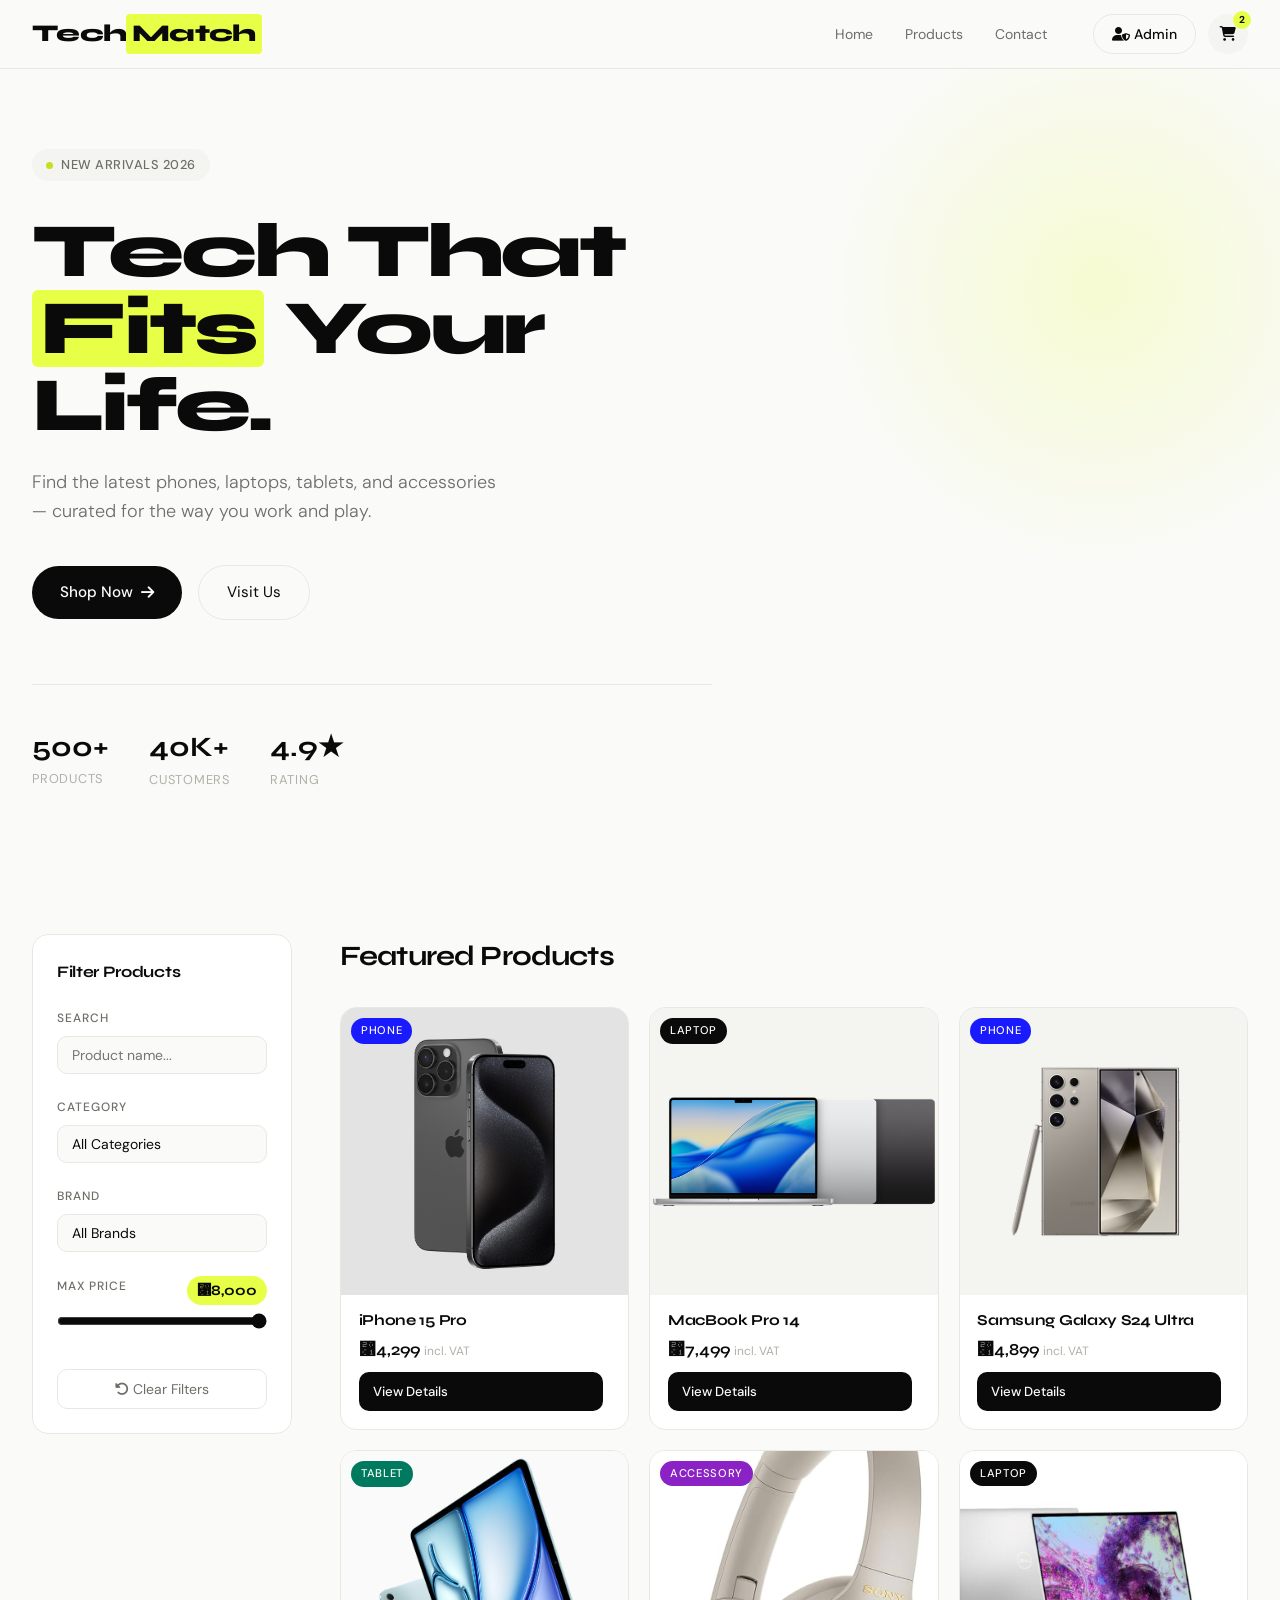
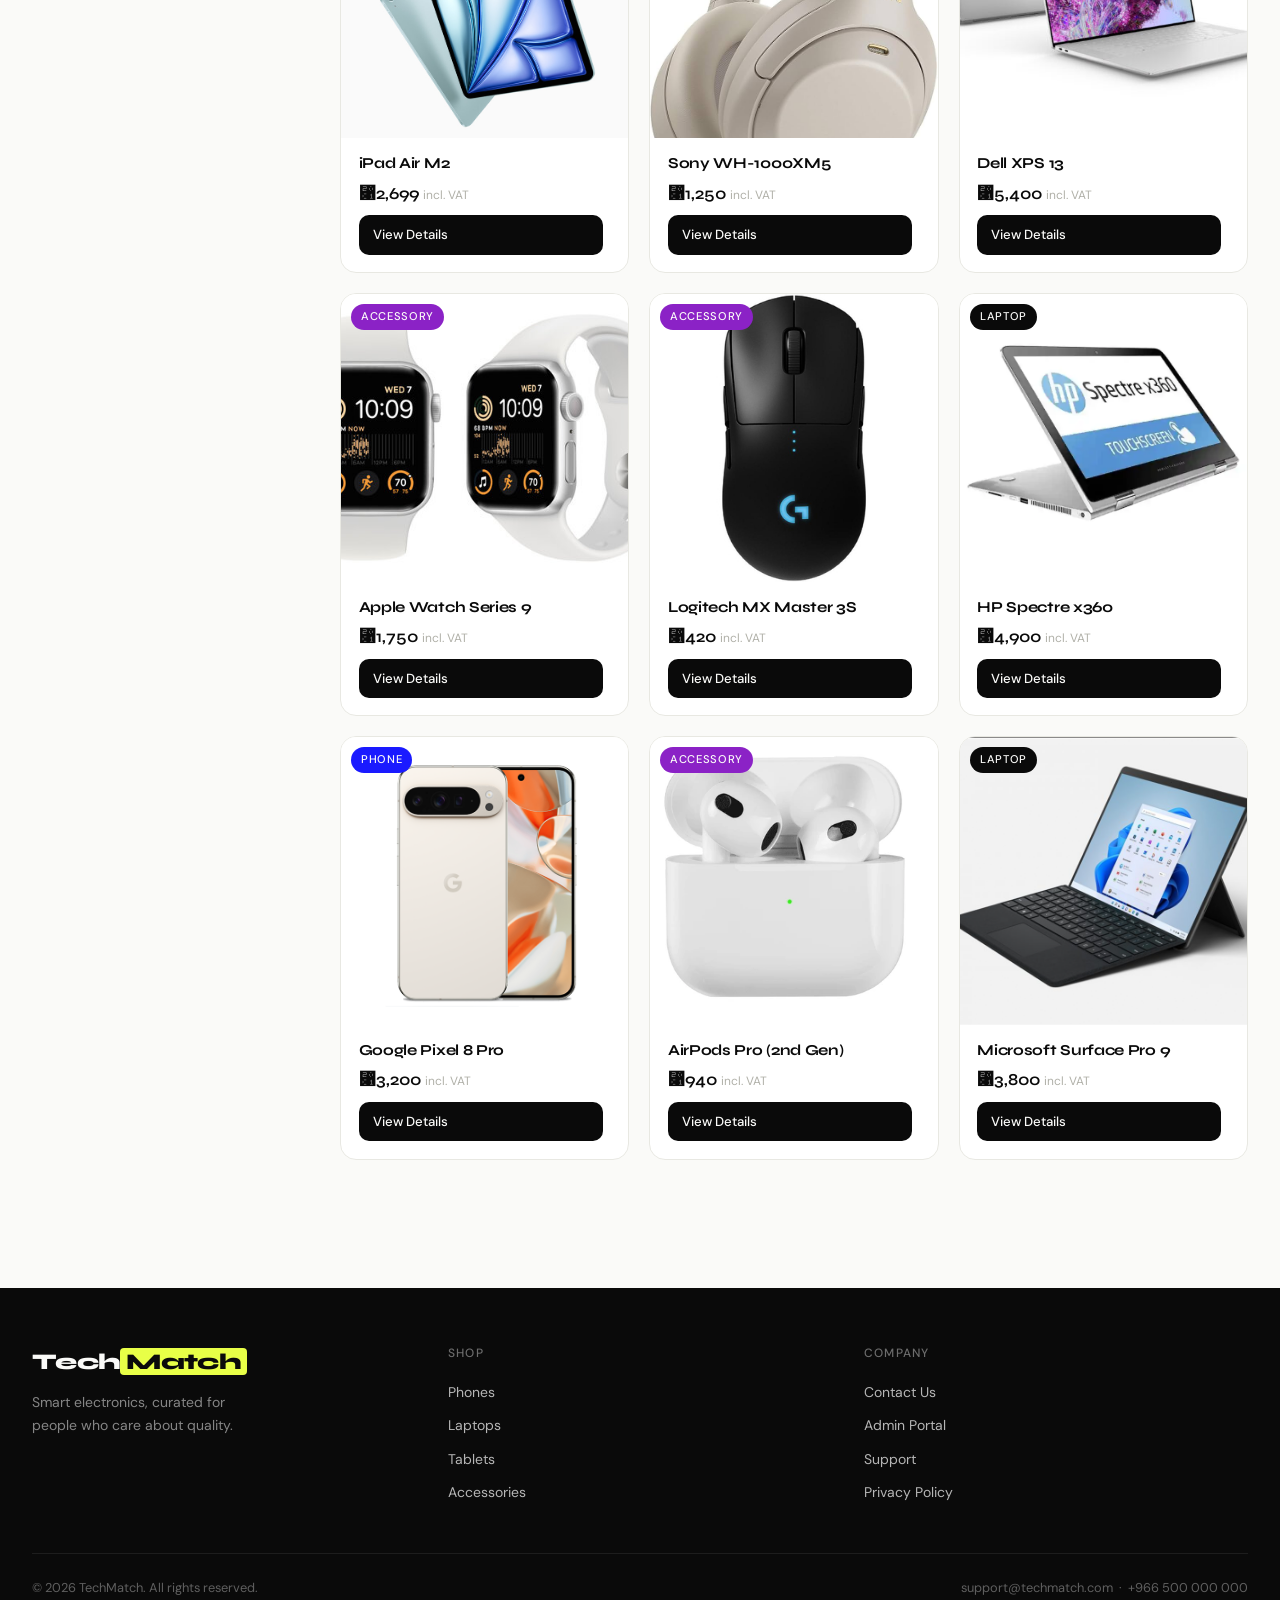
<file: index.html>
<!DOCTYPE html>
<html lang="en">

<head>
  <meta charset="UTF-8" />
  <meta name="viewport" content="width=device-width, initial-scale=1.0" />
  <title>TechMatch — Smart Electronics Store</title>

  <link rel="stylesheet" href="https://cdnjs.cloudflare.com/ajax/libs/font-awesome/6.5.0/css/all.min.css" />
  <link
    href="https://fonts.googleapis.com/css2?family=Syne:wght@400;600;700;800&family=DM+Sans:ital,wght@0,300;0,400;0,500;1,300&display=swap"
    rel="stylesheet" />
  <link rel="stylesheet" href="css/index.css" />
</head>

<body>

  <!-- ===== NAVBAR ===== -->
  <header>
    <nav class="navbar">
      <a href="index.html" class="logo">Tech<span>Match</span></a>

      <ul class="nav-links">
        <li><a href="index.html">Home</a></li>
        <li><a href="#products">Products</a></li>
        <li><a href="html/contact.html">Contact</a></li>
      </ul>

      <div class="nav-actions">
        <a href="html/admin_login.html" class="btn-nav btn-nav-outline">
          <i class="fa-solid fa-user-shield"></i> Admin
        </a>
        <a href="html/cart.html" class="cart-icon" aria-label="Shopping Cart">
          <i class="fa-solid fa-cart-shopping"></i>
          <span class="cart-count">2</span>
        </a>
      </div>
    </nav>
  </header>

  <!-- ===== HERO ===== -->
  <section class="hero">
    <div class="hero-content">
      <div class="hero-eyebrow"><span></span> New Arrivals 2026</div>
      <h1>Tech That <em>Fits</em> Your Life.</h1>
      <p>Find the latest phones, laptops, tablets, and accessories — curated for the way you work and play.</p>

      <div class="hero-cta">
        <a href="#products" class="btn-primary">
          Shop Now <i class="fa-solid fa-arrow-right"></i>
        </a>
        <a href="html/contact.html" class="btn-secondary">
          Visit Us
        </a>
      </div>

      <div class="hero-stats">
        <div>
          <div class="hero-stat-num">500+</div>
          <div class="hero-stat-label">Products</div>
        </div>
        <div>
          <div class="hero-stat-num">40K+</div>
          <div class="hero-stat-label">Customers</div>
        </div>
        <div>
          <div class="hero-stat-num">4.9★</div>
          <div class="hero-stat-label">Rating</div>
        </div>
      </div>
    </div>
  </section>

  <!-- ===== PRODUCTS SECTION ===== -->
  <main class="container" id="products">

    <aside class="sidebar" aria-label="Product filters">
      <h2>Filter Products</h2>

      <form action="#products" method="get">
        <div class="filter-group">
          <label for="search">Search</label>
          <input type="text" id="search" name="q" placeholder="Product name..." />
        </div>

        <div class="filter-group">
          <label for="category">Category</label>
          <select id="category" name="category">
            <option value="all">All Categories</option>
            <option value="phone">Phones</option>
            <option value="laptop">Laptops</option>
            <option value="tablet">Tablets</option>
            <option value="accessory">Accessories</option>
          </select>
        </div>

        <div class="filter-group">
          <label for="brand">Brand</label>
          <select id="brand" name="brand">
            <option value="all">All Brands</option>
            <option value="apple">Apple</option>
            <option value="samsung">Samsung</option>
            <option value="sony">Sony</option>
            <option value="dell">Dell</option>
            <option value="hp">HP</option>
            <option value="google">Google</option>
            <option value="microsoft">Microsoft</option>
            <option value="logitech">Logitech</option>
          </select>
        </div>

        <div class="filter-group">
          <div class="price-display">
            <label for="price">Max Price</label>
            <span class="price-badge">⃁8,000</span>
          </div>
          <input type="range" id="price" name="price" min="100" max="8000" value="8000" step="100" />
        </div>

        <button type="reset" class="clear-btn">
          <i class="fa-solid fa-rotate-left"></i> Clear Filters
        </button>
      </form>
    </aside>

    <section class="products-section">
      <h2>Featured Products</h2>

      <div class="products-grid">

        <article class="product-card">
          <a href="html/product.html" style="text-decoration:none; color:inherit; display:contents;">
            <div class="product-img-wrap">
              <img src="images/products/iphone15.jpg" alt="iPhone 15 Pro" />
              <span class="product-badge phone">Phone</span>
            </div>
            <div class="product-info">
              <h3>iPhone 15 Pro</h3>
              <p class="price">⃁4,299 <small>incl. VAT</small></p>
              <div class="product-actions">
                <span class="btn-view">View Details</span>
              </div>
            </div>
          </a>
        </article>

        <article class="product-card">
          <a href="html/product.html" style="text-decoration:none; color:inherit; display:contents;">
            <div class="product-img-wrap">
              <img src="images/products/macpro.jpg" alt="MacBook Pro 14" />
              <span class="product-badge laptop">Laptop</span>
            </div>
            <div class="product-info">
              <h3>MacBook Pro 14</h3>
              <p class="price">⃁7,499 <small>incl. VAT</small></p>
              <div class="product-actions">
                <span class="btn-view">View Details</span>
              </div>
            </div>
          </a>
        </article>

        <article class="product-card">
          <a href="html/product.html" style="text-decoration:none; color:inherit; display:contents;">
            <div class="product-img-wrap">
              <img src="images/products/s24u.jpg" alt="Samsung Galaxy S24 Ultra" />
              <span class="product-badge phone">Phone</span>
            </div>
            <div class="product-info">
              <h3>Samsung Galaxy S24 Ultra</h3>
              <p class="price">⃁4,899 <small>incl. VAT</small></p>
              <div class="product-actions">
                <span class="btn-view">View Details</span>
              </div>
            </div>
          </a>
        </article>

        <article class="product-card">
          <a href="html/product.html" style="text-decoration:none; color:inherit; display:contents;">
            <div class="product-img-wrap">
              <img src="images/products/ipadair.jpg" alt="iPad Air M2" />
              <span class="product-badge tablet">Tablet</span>
            </div>
            <div class="product-info">
              <h3>iPad Air M2</h3>
              <p class="price">⃁2,699 <small>incl. VAT</small></p>
              <div class="product-actions">
                <span class="btn-view">View Details</span>
              </div>
            </div>
          </a>
        </article>

        <article class="product-card">
          <a href="html/product.html" style="text-decoration:none; color:inherit; display:contents;">
            <div class="product-img-wrap">
              <img src="images/products/sonyh.jpg" alt="Sony WH-1000XM5" />
              <span class="product-badge accessory">Accessory</span>
            </div>
            <div class="product-info">
              <h3>Sony WH-1000XM5</h3>
              <p class="price">⃁1,250 <small>incl. VAT</small></p>
              <div class="product-actions">
                <span class="btn-view">View Details</span>
              </div>
            </div>
          </a>
        </article>

        <article class="product-card">
          <a href="html/product.html" style="text-decoration:none; color:inherit; display:contents;">
            <div class="product-img-wrap">
              <img src="images/products/dellxps.jpg" alt="Dell XPS 13" />
              <span class="product-badge laptop">Laptop</span>
            </div>
            <div class="product-info">
              <h3>Dell XPS 13</h3>
              <p class="price">⃁5,400 <small>incl. VAT</small></p>
              <div class="product-actions">
                <span class="btn-view">View Details</span>
              </div>
            </div>
          </a>
        </article>

        <article class="product-card">
          <a href="html/product.html" style="text-decoration:none; color:inherit; display:contents;">
            <div class="product-img-wrap">
              <img src="images/products/watch9.jpg" alt="Apple Watch Series 9" />
              <span class="product-badge accessory">Accessory</span>
            </div>
            <div class="product-info">
              <h3>Apple Watch Series 9</h3>
              <p class="price">⃁1,750 <small>incl. VAT</small></p>
              <div class="product-actions">
                <span class="btn-view">View Details</span>
              </div>
            </div>
          </a>
        </article>

        <article class="product-card">
          <a href="html/product.html" style="text-decoration:none; color:inherit; display:contents;">
            <div class="product-img-wrap">
              <img src="images/products/logimouse.jpg" alt="Logitech MX Master 3S" />
              <span class="product-badge accessory">Accessory</span>
            </div>
            <div class="product-info">
              <h3>Logitech MX Master 3S</h3>
              <p class="price">⃁420 <small>incl. VAT</small></p>
              <div class="product-actions">
                <span class="btn-view">View Details</span>
              </div>
            </div>
          </a>
        </article>

        <article class="product-card">
          <a href="html/product.html" style="text-decoration:none; color:inherit; display:contents;">
            <div class="product-img-wrap">
              <img src="images/products/hpspectre.jpg" alt="HP Spectre x360" />
              <span class="product-badge laptop">Laptop</span>
            </div>
            <div class="product-info">
              <h3>HP Spectre x360</h3>
              <p class="price">⃁4,900 <small>incl. VAT</small></p>
              <div class="product-actions">
                <span class="btn-view">View Details</span>
              </div>
            </div>
          </a>
        </article>

        <article class="product-card">
          <a href="html/product.html" style="text-decoration:none; color:inherit; display:contents;">
            <div class="product-img-wrap">
              <img src="images/products/pixel8.jpg" alt="Google Pixel 8 Pro" />
              <span class="product-badge phone">Phone</span>
            </div>
            <div class="product-info">
              <h3>Google Pixel 8 Pro</h3>
              <p class="price">⃁3,200 <small>incl. VAT</small></p>
              <div class="product-actions">
                <span class="btn-view">View Details</span>
              </div>
            </div>
          </a>
        </article>

        <article class="product-card">
          <a href="html/product.html" style="text-decoration:none; color:inherit; display:contents;">
            <div class="product-img-wrap">
              <img src="images/products/airpods.jpg" alt="AirPods Pro 2nd Gen" />
              <span class="product-badge accessory">Accessory</span>
            </div>
            <div class="product-info">
              <h3>AirPods Pro (2nd Gen)</h3>
              <p class="price">⃁940 <small>incl. VAT</small></p>
              <div class="product-actions">
                <span class="btn-view">View Details</span>
              </div>
            </div>
          </a>
        </article>

        <article class="product-card">
          <a href="html/product.html" style="text-decoration:none; color:inherit; display:contents;">
            <div class="product-img-wrap">
              <img src="images/products/surface.jpg" alt="Microsoft Surface Pro 9" />
              <span class="product-badge laptop">Laptop</span>
            </div>
            <div class="product-info">
              <h3>Microsoft Surface Pro 9</h3>
              <p class="price">⃁3,800 <small>incl. VAT</small></p>
              <div class="product-actions">
                <span class="btn-view">View Details</span>
              </div>
            </div>
          </a>
        </article>

      </div>
    </section>
  </main>

  <!-- ===== FOOTER ===== -->
  <footer>
    <div class="footer-inner">
      <div class="footer-brand">
        <div class="logo-footer">Tech<span>Match</span></div>
        <p>Smart electronics, curated for people who care about quality.</p>
      </div>
      <div class="footer-col">
        <h4>Shop</h4>
        <ul>
          <li><a href="#products">Phones</a></li>
          <li><a href="#products">Laptops</a></li>
          <li><a href="#products">Tablets</a></li>
          <li><a href="#products">Accessories</a></li>
        </ul>
      </div>
      <div class="footer-col">
        <h4>Company</h4>
        <ul>
          <li><a href="html/contact.html">Contact Us</a></li>
          <li><a href="html/admin_login.html">Admin Portal</a></li>
          <li><a href="#">Support</a></li>
          <li><a href="#">Privacy Policy</a></li>
        </ul>
      </div>
    </div>
    <div class="footer-bottom">
      <p>&copy; 2026 TechMatch. All rights reserved.</p>
      <p>support@techmatch.com &nbsp;·&nbsp; +966 500 000 000</p>
    </div>
  </footer>

</body>

</html>
</file>
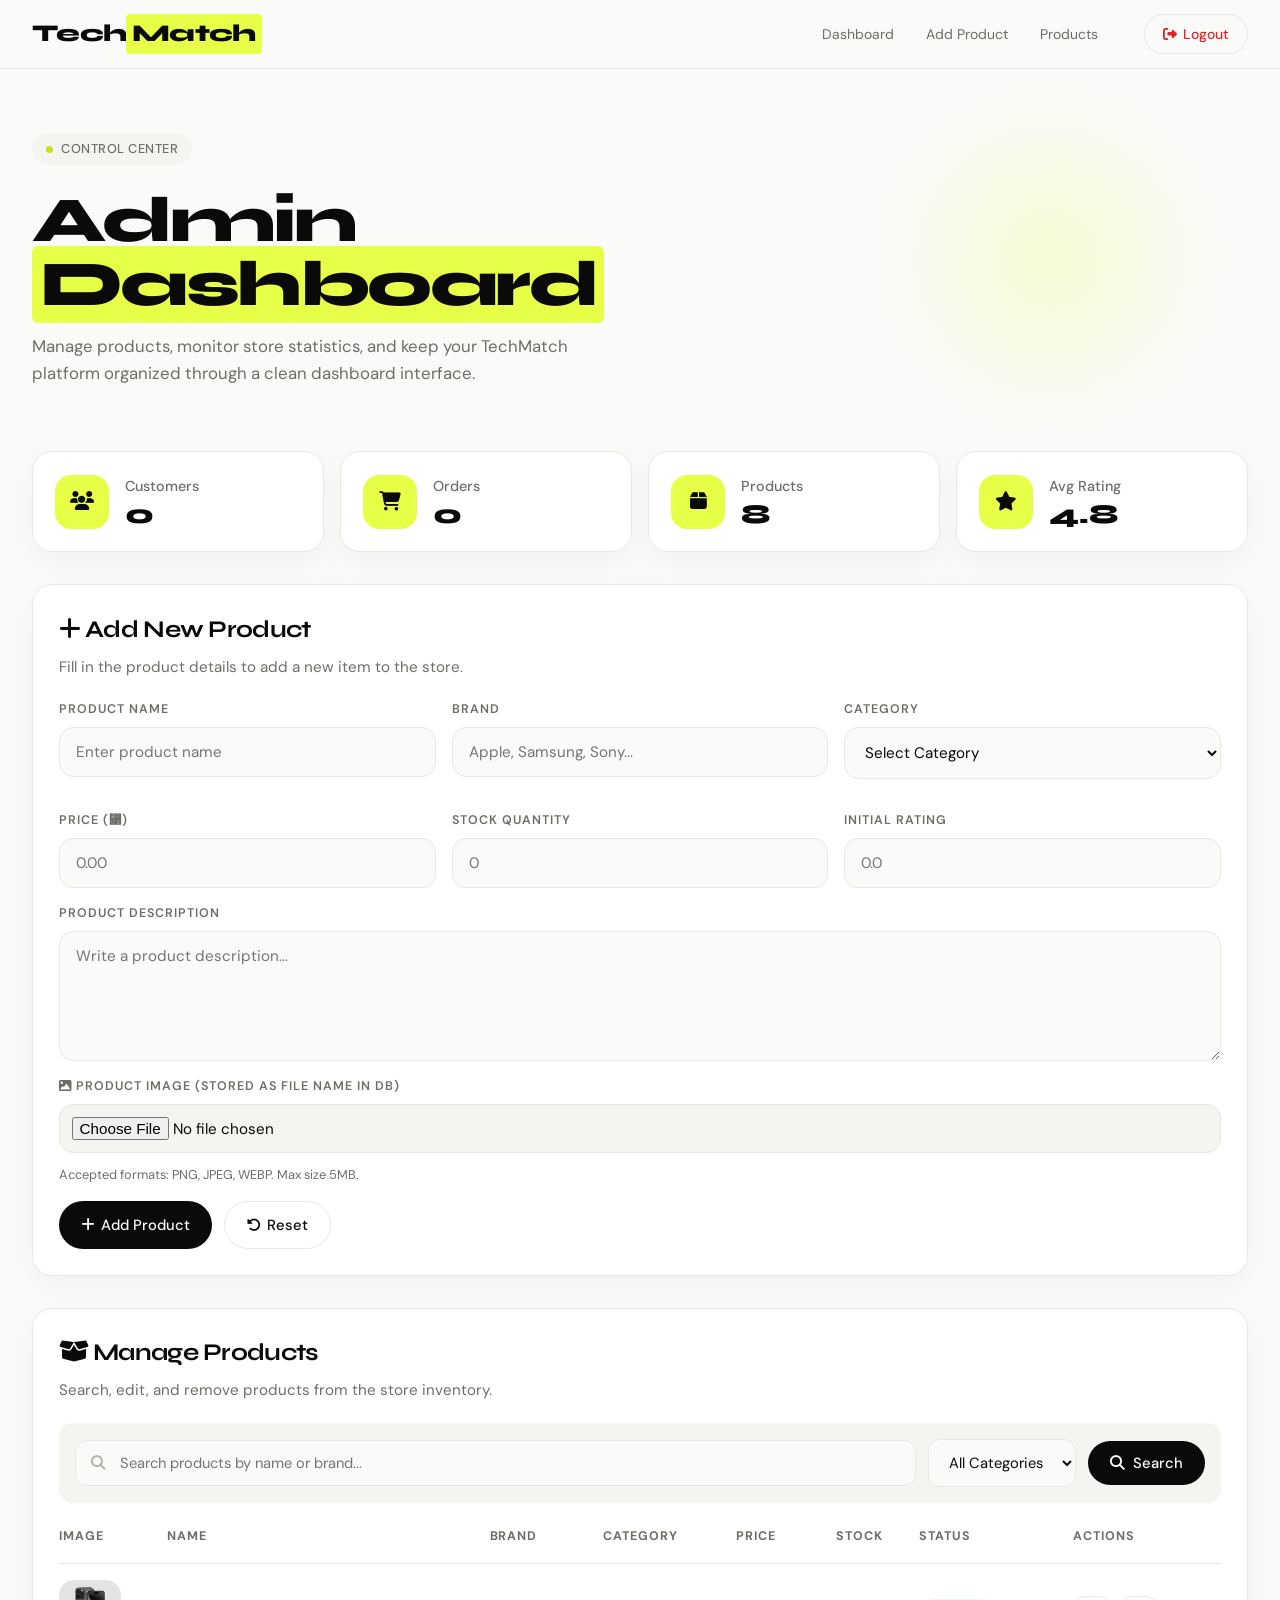
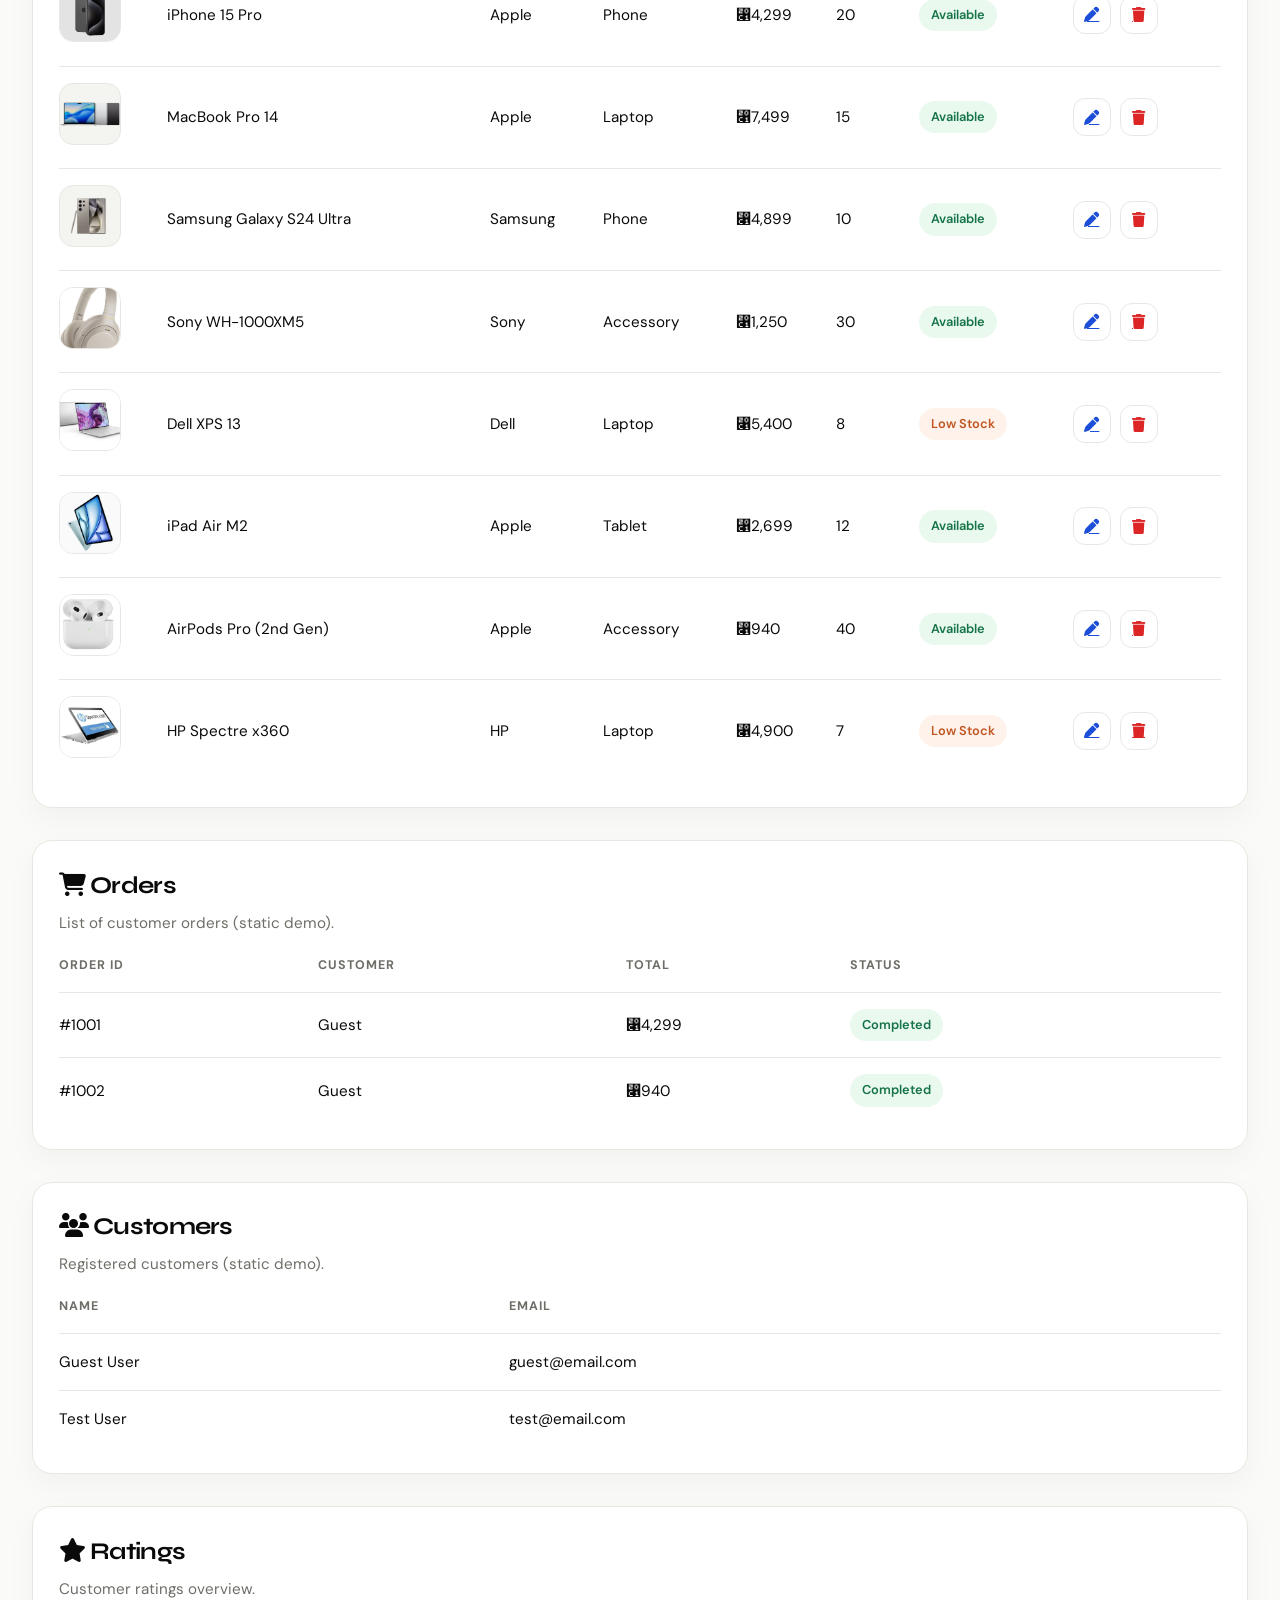
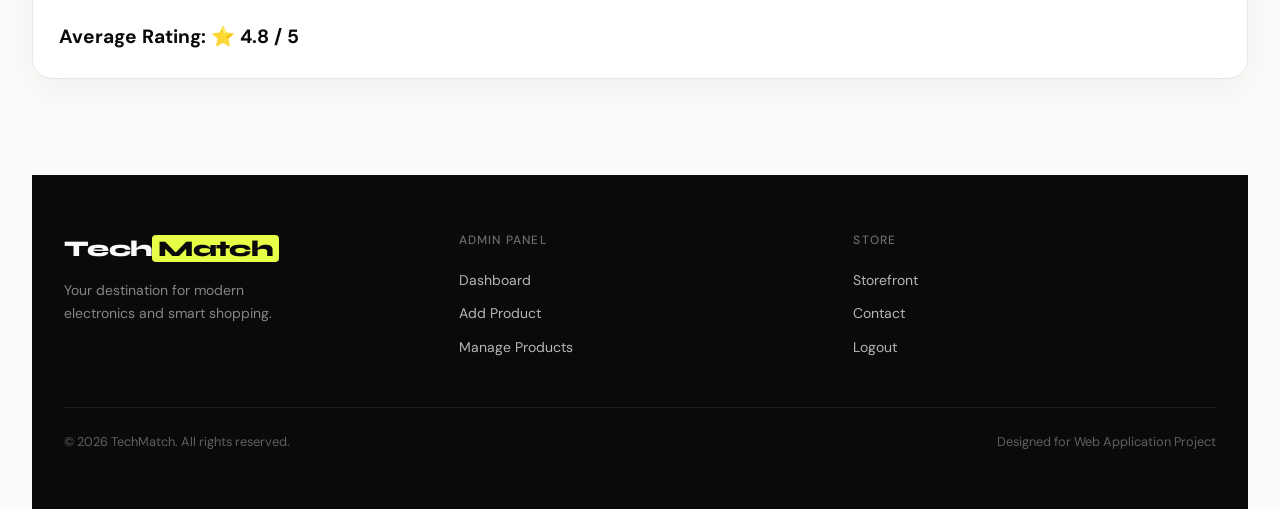
<file: html/admin.html>
<!DOCTYPE html>
<html lang="en">

<head>
  <meta charset="UTF-8" />
  <meta name="viewport" content="width=device-width, initial-scale=1.0" />
  <title>Admin Dashboard — TechMatch</title>

  <link rel="stylesheet" href="../css/index.css" />
  <link rel="stylesheet" href="../css/admin.css" />
  <link rel="stylesheet" href="https://cdnjs.cloudflare.com/ajax/libs/font-awesome/6.5.0/css/all.min.css" />
  <link href="https://fonts.googleapis.com/css2?family=DM+Sans:wght@400;500;700&family=Syne:wght@700;800&display=swap"
    rel="stylesheet" />
</head>

<body>

  <!-- ===== NAVBAR (admin version) ===== -->
  <header>
    <nav class="navbar">
      <a href="../index.html" class="logo">Tech<span>Match</span></a>

      <ul class="nav-links">
        <li><a href="admin.html">Dashboard</a></li>
        <li><a href="#add-product-section">Add Product</a></li>
        <li><a href="#products-table">Products</a></li>
      </ul>

      <div class="nav-actions">
        <a href="admin_login.html" class="logout-nav-btn">
          <i class="fa-solid fa-right-from-bracket"></i> Logout
        </a>
      </div>
    </nav>
  </header>

  <!-- ===== HERO ===== -->
  <section class="page-hero">
    <div class="page-hero-content">
      <span class="page-eyebrow"><span></span> Control Center</span>
      <h1>Admin <em>Dashboard</em></h1>
      <p>
        Manage products, monitor store statistics, and keep your TechMatch
        platform organized through a clean dashboard interface.
      </p>
    </div>
  </section>

  <main class="admin-container">

    <div class="stats-grid">

      <a href="#customers-section" class="stat-box">
        <div class="stat-icon"><i class="fa-solid fa-users"></i></div>
        <div>
          <h3>Customers</h3>
          <p>0</p>
        </div>
      </a>

      <a href="#orders-section" class="stat-box">
        <div class="stat-icon"><i class="fa-solid fa-cart-shopping"></i></div>
        <div>
          <h3>Orders</h3>
          <p>0</p>
        </div>
      </a>

      <a href="#products-table" class="stat-box">
        <div class="stat-icon"><i class="fa-solid fa-box"></i></div>
        <div>
          <h3>Products</h3>
          <p>8</p>
        </div>
      </a>

      <a href="#rating-section" class="stat-box">
        <div class="stat-icon"><i class="fa-solid fa-star"></i></div>
        <div>
          <h3>Avg Rating</h3>
          <p>4.8</p>
        </div>
      </a>

    </div>

    <section class="admin-card" id="add-product-section">
      <div class="card-title">
        <h2><i class="fa-solid fa-plus"></i> Add New Product</h2>
        <p>Fill in the product details to add a new item to the store.</p>
      </div>

      <form action="admin.html" method="post" enctype="multipart/form-data">
        <div class="form-grid">
          <div class="form-group">
            <label for="product-name">Product Name</label>
            <input id="product-name" name="name" type="text" placeholder="Enter product name" required minlength="3" />
          </div>

          <div class="form-group">
            <label for="product-brand">Brand</label>
            <input id="product-brand" name="brand" type="text" placeholder="Apple, Samsung, Sony..." required />
          </div>

          <div class="form-group">
            <label for="product-category">Category</label>
            <select id="product-category" name="category" required>
              <option value="">Select Category</option>
              <option value="phone">Phone</option>
              <option value="laptop">Laptop</option>
              <option value="tablet">Tablet</option>
              <option value="accessory">Accessory</option>
            </select>
          </div>

          <div class="form-group">
            <label for="product-price">Price (⃁)</label>
            <input id="product-price" name="price" type="number" min="1" step="0.01" placeholder="0.00" required />
          </div>

          <div class="form-group">
            <label for="product-stock">Stock Quantity</label>
            <input id="product-stock" name="stock" type="number" min="1" placeholder="0" required />
          </div>

          <div class="form-group">
            <label for="product-rating">Initial Rating</label>
            <input id="product-rating" name="rating" type="number" min="0" max="5" step="0.1" placeholder="0.0" />
          </div>
        </div>

        <div class="form-group full-width">
          <label for="product-description">Product Description</label>
          <textarea id="product-description" name="description" placeholder="Write a product description..."
            required></textarea>
        </div>

        <div class="form-group full-width file-group">
          <label for="product-image">
            <i class="fa-solid fa-image"></i> Product Image (stored as file name in DB)
          </label>
          <input id="product-image" name="picture" type="file" accept="image/png, image/jpeg, image/webp" required />
          <small style="color:var(--gray-600); font-size:0.8rem; margin-top:4px; display:block;">
            Accepted formats: PNG, JPEG, WEBP. Max size 5MB.
          </small>
        </div>

        <div class="form-actions-row">
          <button class="btn-primary-admin" type="submit">
            <i class="fa-solid fa-plus"></i> Add Product
          </button>
          <button class="btn-secondary-admin" type="reset">
            <i class="fa-solid fa-rotate-left"></i> Reset
          </button>
        </div>
      </form>
    </section>

    <section class="admin-card" id="products-table">
      <div class="card-title">
        <h2><i class="fa-solid fa-box-open"></i> Manage Products</h2>
        <p>Search, edit, and remove products from the store inventory.</p>
      </div>

      <form action="admin.html" method="get" class="search-bar">
        <div class="input-wrap">
          <i class="fa-solid fa-magnifying-glass"></i>
          <input type="text" name="q" placeholder="Search products by name or brand..." aria-label="Search products" />
        </div>
        <select name="category" aria-label="Filter by category">
          <option value="">All Categories</option>
          <option value="phone">Phones</option>
          <option value="laptop">Laptops</option>
          <option value="tablet">Tablets</option>
          <option value="accessory">Accessories</option>
        </select>
        <button type="submit" class="btn-search">
          <i class="fa-solid fa-magnifying-glass"></i> Search
        </button>
      </form>

      <!-- Products Table -->
      <div class="table-wrap">
        <table>
          <thead>
            <tr>
              <th>Image</th>
              <th>Name</th>
              <th>Brand</th>
              <th>Category</th>
              <th>Price</th>
              <th>Stock</th>
              <th>Status</th>
              <th>Actions</th>
            </tr>
          </thead>
          <tbody>
            <tr>
              <td><img src="../images/products/iphone15.jpg" alt="iPhone 15 Pro" class="product-thumb" /></td>
              <td>iPhone 15 Pro</td>
              <td>Apple</td>
              <td>Phone</td>
              <td>⃁4,299</td>
              <td>20</td>
              <td><span class="status active">Available</span></td>
              <td>
                <div class="action-buttons">
                  <a href="admin_modify.html" class="icon-btn edit" title="Edit product">
                    <i class="fa-solid fa-pen"></i>
                  </a>
                  <a href="admin.html" class="icon-btn delete" title="Delete product">
                    <i class="fa-solid fa-trash"></i>
                  </a>
                </div>
              </td>
            </tr>

            <tr>
              <td><img src="../images/products/macpro.jpg" alt="MacBook Pro 14" class="product-thumb" /></td>
              <td>MacBook Pro 14</td>
              <td>Apple</td>
              <td>Laptop</td>
              <td>⃁7,499</td>
              <td>15</td>
              <td><span class="status active">Available</span></td>
              <td>
                <div class="action-buttons">
                  <a href="admin_modify.html" class="icon-btn edit" title="Edit product">
                    <i class="fa-solid fa-pen"></i>
                  </a>
                  <a href="admin.html" class="icon-btn delete" title="Delete product">
                    <i class="fa-solid fa-trash"></i>
                  </a>
                </div>
              </td>
            </tr>

            <tr>
              <td><img src="../images/products/s24u.jpg" alt="Samsung S24 Ultra" class="product-thumb" /></td>
              <td>Samsung Galaxy S24 Ultra</td>
              <td>Samsung</td>
              <td>Phone</td>
              <td>⃁4,899</td>
              <td>10</td>
              <td><span class="status active">Available</span></td>
              <td>
                <div class="action-buttons">
                  <a href="admin_modify.html" class="icon-btn edit" title="Edit product">
                    <i class="fa-solid fa-pen"></i>
                  </a>
                  <a href="admin.html" class="icon-btn delete" title="Delete product">
                    <i class="fa-solid fa-trash"></i>
                  </a>
                </div>
              </td>
            </tr>

            <tr>
              <td><img src="../images/products/sonyh.jpg" alt="Sony WH-1000XM5" class="product-thumb" /></td>
              <td>Sony WH-1000XM5</td>
              <td>Sony</td>
              <td>Accessory</td>
              <td>⃁1,250</td>
              <td>30</td>
              <td><span class="status active">Available</span></td>
              <td>
                <div class="action-buttons">
                  <a href="admin_modify.html" class="icon-btn edit" title="Edit product">
                    <i class="fa-solid fa-pen"></i>
                  </a>
                  <a href="admin.html" class="icon-btn delete" title="Delete product">
                    <i class="fa-solid fa-trash"></i>
                  </a>
                </div>
              </td>
            </tr>

            <tr>
              <td><img src="../images/products/dellxps.jpg" alt="Dell XPS 13" class="product-thumb" /></td>
              <td>Dell XPS 13</td>
              <td>Dell</td>
              <td>Laptop</td>
              <td>⃁5,400</td>
              <td>8</td>
              <td><span class="status low-stock">Low Stock</span></td>
              <td>
                <div class="action-buttons">
                  <a href="admin_modify.html" class="icon-btn edit" title="Edit product">
                    <i class="fa-solid fa-pen"></i>
                  </a>
                  <a href="admin.html" class="icon-btn delete" title="Delete product">
                    <i class="fa-solid fa-trash"></i>
                  </a>
                </div>
              </td>
            </tr>

            <tr>
              <td><img src="../images/products/ipadair.jpg" alt="iPad Air M2" class="product-thumb" /></td>
              <td>iPad Air M2</td>
              <td>Apple</td>
              <td>Tablet</td>
              <td>⃁2,699</td>
              <td>12</td>
              <td><span class="status active">Available</span></td>
              <td>
                <div class="action-buttons">
                  <a href="admin_modify.html" class="icon-btn edit" title="Edit product">
                    <i class="fa-solid fa-pen"></i>
                  </a>
                  <a href="admin.html" class="icon-btn delete" title="Delete product">
                    <i class="fa-solid fa-trash"></i>
                  </a>
                </div>
              </td>
            </tr>

            <tr>
              <td><img src="../images/products/airpods.jpg" alt="AirPods Pro" class="product-thumb" /></td>
              <td>AirPods Pro (2nd Gen)</td>
              <td>Apple</td>
              <td>Accessory</td>
              <td>⃁940</td>
              <td>40</td>
              <td><span class="status active">Available</span></td>
              <td>
                <div class="action-buttons">
                  <a href="admin_modify.html" class="icon-btn edit" title="Edit product">
                    <i class="fa-solid fa-pen"></i>
                  </a>
                  <a href="admin.html" class="icon-btn delete" title="Delete product">
                    <i class="fa-solid fa-trash"></i>
                  </a>
                </div>
              </td>
            </tr>

            <tr>
              <td><img src="../images/products/hpspectre.jpg" alt="HP Spectre x360" class="product-thumb" /></td>
              <td>HP Spectre x360</td>
              <td>HP</td>
              <td>Laptop</td>
              <td>⃁4,900</td>
              <td>7</td>
              <td><span class="status low-stock">Low Stock</span></td>
              <td>
                <div class="action-buttons">
                  <a href="admin_modify.html" class="icon-btn edit" title="Edit product">
                    <i class="fa-solid fa-pen"></i>
                  </a>
                  <a href="admin.html" class="icon-btn delete" title="Delete product">
                    <i class="fa-solid fa-trash"></i>
                  </a>
                </div>
              </td>
            </tr>

          </tbody>
        </table>
      </div>
    </section>
    <section id="orders-section" class="admin-card">
      <div class="card-title">
        <h2><i class="fa-solid fa-cart-shopping"></i> Orders</h2>
        <p>List of customer orders (static demo).</p>
      </div>

      <div class="table-wrap">
        <table>
          <thead>
            <tr>
              <th>Order ID</th>
              <th>Customer</th>
              <th>Total</th>
              <th>Status</th>
            </tr>
          </thead>

          <tbody>
            <tr>
              <td>#1001</td>
              <td>Guest</td>
              <td>⃁4,299</td>
              <td><span class="status active">Completed</span></td>
            </tr>

            <tr>
              <td>#1002</td>
              <td>Guest</td>
              <td>⃁940</td>
              <td><span class="status active">Completed</span></td>
            </tr>
          </tbody>
        </table>
      </div>
    </section>

    <section id="customers-section" class="admin-card">
      <div class="card-title">
        <h2><i class="fa-solid fa-users"></i> Customers</h2>
        <p>Registered customers (static demo).</p>
      </div>

      <div class="table-wrap">
        <table>
          <thead>
            <tr>
              <th>Name</th>
              <th>Email</th>
            </tr>
          </thead>

          <tbody>
            <tr>
              <td>Guest User</td>
              <td>guest@email.com</td>
            </tr>

            <tr>
              <td>Test User</td>
              <td>test@email.com</td>
            </tr>
          </tbody>
        </table>
      </div>
    </section>

    <section id="rating-section" class="admin-card">
      <div class="card-title">
        <h2><i class="fa-solid fa-star"></i> Ratings</h2>
        <p>Customer ratings overview.</p>
      </div>

      <p class="rating-text">
        Average Rating: ⭐ 4.8 / 5
      </p>
    </section>

    <!-- ===== FOOTER ===== -->
    <footer>
      <div class="footer-inner">
        <div class="footer-brand">
          <div class="logo-footer">Tech<span>Match</span></div>
          <p>Your destination for modern electronics and smart shopping.</p>
        </div>

        <div class="footer-col">
          <h4>Admin Panel</h4>
          <ul>
            <li><a href="admin.html">Dashboard</a></li>
            <li><a href="#add-product-section">Add Product</a></li>
            <li><a href="#products-table">Manage Products</a></li>
          </ul>
        </div>

        <div class="footer-col">
          <h4>Store</h4>
          <ul>
            <li><a href="../index.html">Storefront</a></li>
            <li><a href="contact.html">Contact</a></li>
            <li><a href="admin_login.html">Logout</a></li>
          </ul>
        </div>
      </div>

      <div class="footer-bottom">
        <p>&copy; 2026 TechMatch. All rights reserved.</p>
        <p>Designed for Web Application Project</p>
      </div>
    </footer>


</body>

</html>
</file>
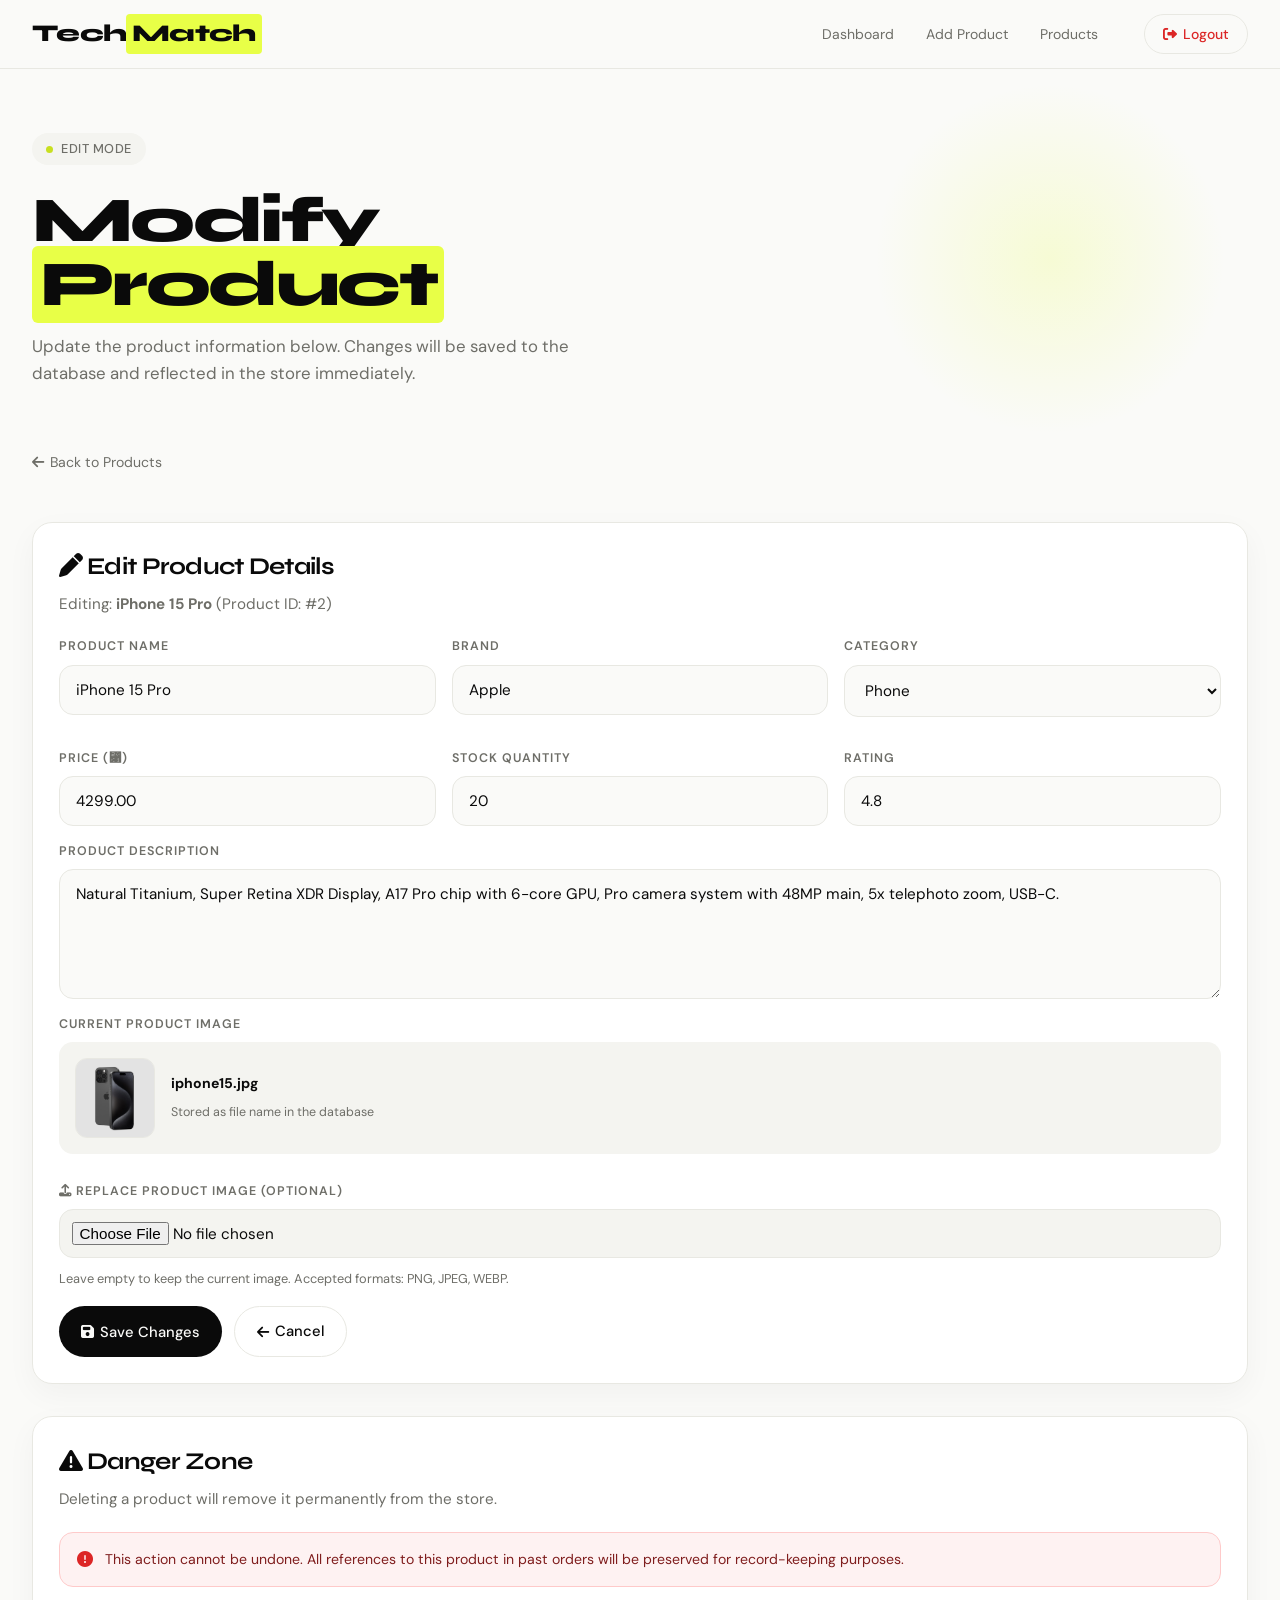
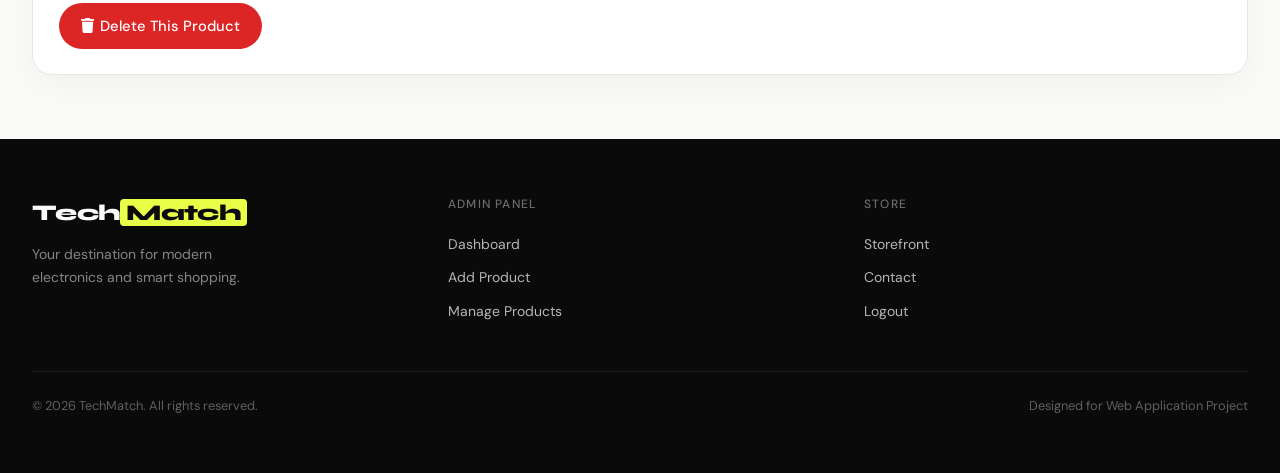
<file: html/admin_modify.html>
<!DOCTYPE html>
<html lang="en">

<head>
  <meta charset="UTF-8" />
  <meta name="viewport" content="width=device-width, initial-scale=1.0" />
  <title>Modify Product — Admin — TechMatch</title>

  <link rel="stylesheet" href="../css/index.css" />
  <link rel="stylesheet" href="../css/admin.css" />
  <link rel="stylesheet" href="https://cdnjs.cloudflare.com/ajax/libs/font-awesome/6.5.0/css/all.min.css" />
  <link href="https://fonts.googleapis.com/css2?family=DM+Sans:wght@400;500;700&family=Syne:wght@700;800&display=swap"
    rel="stylesheet" />
</head>

<body>

  <!-- ===== NAVBAR ===== -->
  <header>
    <nav class="navbar">
      <a href="../index.html" class="logo">Tech<span>Match</span></a>

      <ul class="nav-links">
        <li><a href="admin.html">Dashboard</a></li>
        <li><a href="admin.html#add-product-section">Add Product</a></li>
        <li><a href="admin.html#products-table">Products</a></li>
      </ul>

      <div class="nav-actions">
        <a href="admin_login.html" class="logout-nav-btn">
          <i class="fa-solid fa-right-from-bracket"></i> Logout
        </a>
      </div>
    </nav>
  </header>

  <!-- ===== HERO ===== -->
  <section class="page-hero">
    <div class="page-hero-content">
      <span class="page-eyebrow"><span></span> Edit Mode</span>
      <h1>Modify <em>Product</em></h1>
      <p>
        Update the product information below. Changes will be saved to the
        database and reflected in the store immediately.
      </p>
    </div>
  </section>

  <main class="admin-container">

    <a href="admin.html" class="admin-back-link">
      <i class="fa-solid fa-arrow-left"></i> Back to Products
    </a>

    <!-- Modify product card -->
    <section class="admin-card">
      <div class="card-title">
        <h2><i class="fa-solid fa-pen"></i> Edit Product Details</h2>
        <p>Editing: <strong>iPhone 15 Pro</strong> (Product ID: #2)</p>
      </div>

      <form action="admin.html" method="post" enctype="multipart/form-data">
        <input type="hidden" name="product_id" value="2" />

        <div class="form-grid">
          <div class="form-group">
            <label for="m-name">Product Name</label>
            <input id="m-name" name="name" type="text" value="iPhone 15 Pro" required />
          </div>

          <div class="form-group">
            <label for="m-brand">Brand</label>
            <input id="m-brand" name="brand" type="text" value="Apple" required />
          </div>

          <div class="form-group">
            <label for="m-category">Category</label>
            <select id="m-category" name="category" required>
              <option value="phone" selected>Phone</option>
              <option value="laptop">Laptop</option>
              <option value="tablet">Tablet</option>
              <option value="accessory">Accessory</option>
            </select>
          </div>

          <div class="form-group">
            <label for="m-price">Price (⃁)</label>
            <input id="m-price" name="price" type="number" min="0" step="0.01" value="4299.00" required />
          </div>

          <div class="form-group">
            <label for="m-stock">Stock Quantity</label>
            <input id="m-stock" name="stock" type="number" min="0" value="20" required />
          </div>

          <div class="form-group">
            <label for="m-rating">Rating</label>
            <input id="m-rating" name="rating" type="number" min="0" max="5" step="0.1" value="4.8" />
          </div>
        </div>

        <div class="form-group full-width">
          <label for="m-description">Product Description</label>
          <textarea id="m-description" name="description"
            required>Natural Titanium, Super Retina XDR Display, A17 Pro chip with 6-core GPU, Pro camera system with 48MP main, 5x telephoto zoom, USB-C.</textarea>
        </div>

        <div class="form-group full-width">
          <label>Current Product Image</label>
          <div class="current-image-wrap">
            <img src="../images/products/iphone15.jpg" alt="Current image of iPhone 15 Pro" />
            <div class="img-meta">
              <strong>iphone15.jpg</strong>
              <span>Stored as file name in the database</span>
            </div>
          </div>
        </div>

        <div class="form-group full-width file-group">
          <label for="m-image">
            <i class="fa-solid fa-upload"></i> Replace Product Image (Optional)
          </label>
          <input id="m-image" name="picture" type="file" accept="image/png, image/jpeg, image/webp" />
          <small style="color:var(--gray-600); font-size:0.8rem; margin-top:4px; display:block;">
            Leave empty to keep the current image. Accepted formats: PNG, JPEG, WEBP.
          </small>
        </div>

        <div class="form-actions-row">
          <button class="btn-primary-admin" type="submit">
<i class="fa-solid fa-floppy-disk"></i> Save Changes
          </button>
          <a href="admin.html" class="btn-secondary-admin" style="text-decoration:none;">
<i class="fa-solid fa-arrow-left"></i> Cancel          </a>
        </div>
      </form>
    </section>

    <section class="admin-card">
      <div class="card-title">
        <h2 class="danger-title"><i class="fa-solid fa-triangle-exclamation"></i> Danger Zone</h2>
        <p>Deleting a product will remove it permanently from the store.</p>
      </div>

      <div class="delete-notice">
        <i class="fa-solid fa-circle-exclamation"></i>
        <p>
          This action cannot be undone. All references to this product in past
          orders will be preserved for record-keeping purposes.
        </p>
      </div>

      <form action="admin.html" method="post">
        <input type="hidden" name="product_id" value="2" />
        <input type="hidden" name="action" value="delete" />
        <button type="submit" class="btn-primary-admin btn-danger">
          <i class="fa-solid fa-trash"></i> Delete This Product
        </button>
      </form>
    </section>

  </main>

  <!-- ===== FOOTER ===== -->
  <footer>
    <div class="footer-inner">
      <div class="footer-brand">
        <div class="logo-footer">Tech<span>Match</span></div>
        <p>Your destination for modern electronics and smart shopping.</p>
      </div>

      <div class="footer-col">
        <h4>Admin Panel</h4>
        <ul>
          <li><a href="admin.html">Dashboard</a></li>
          <li><a href="admin.html#add-product-section">Add Product</a></li>
          <li><a href="admin.html#products-table">Manage Products</a></li>
        </ul>
      </div>

      <div class="footer-col">
        <h4>Store</h4>
        <ul>
          <li><a href="../index.html">Storefront</a></li>
          <li><a href="contact.html">Contact</a></li>
          <li><a href="admin_login.html">Logout</a></li>
        </ul>
      </div>
    </div>

    <div class="footer-bottom">
      <p>&copy; 2026 TechMatch. All rights reserved.</p>
      <p>Designed for Web Application Project</p>
    </div>
  </footer>

</body>

</html>
</file>
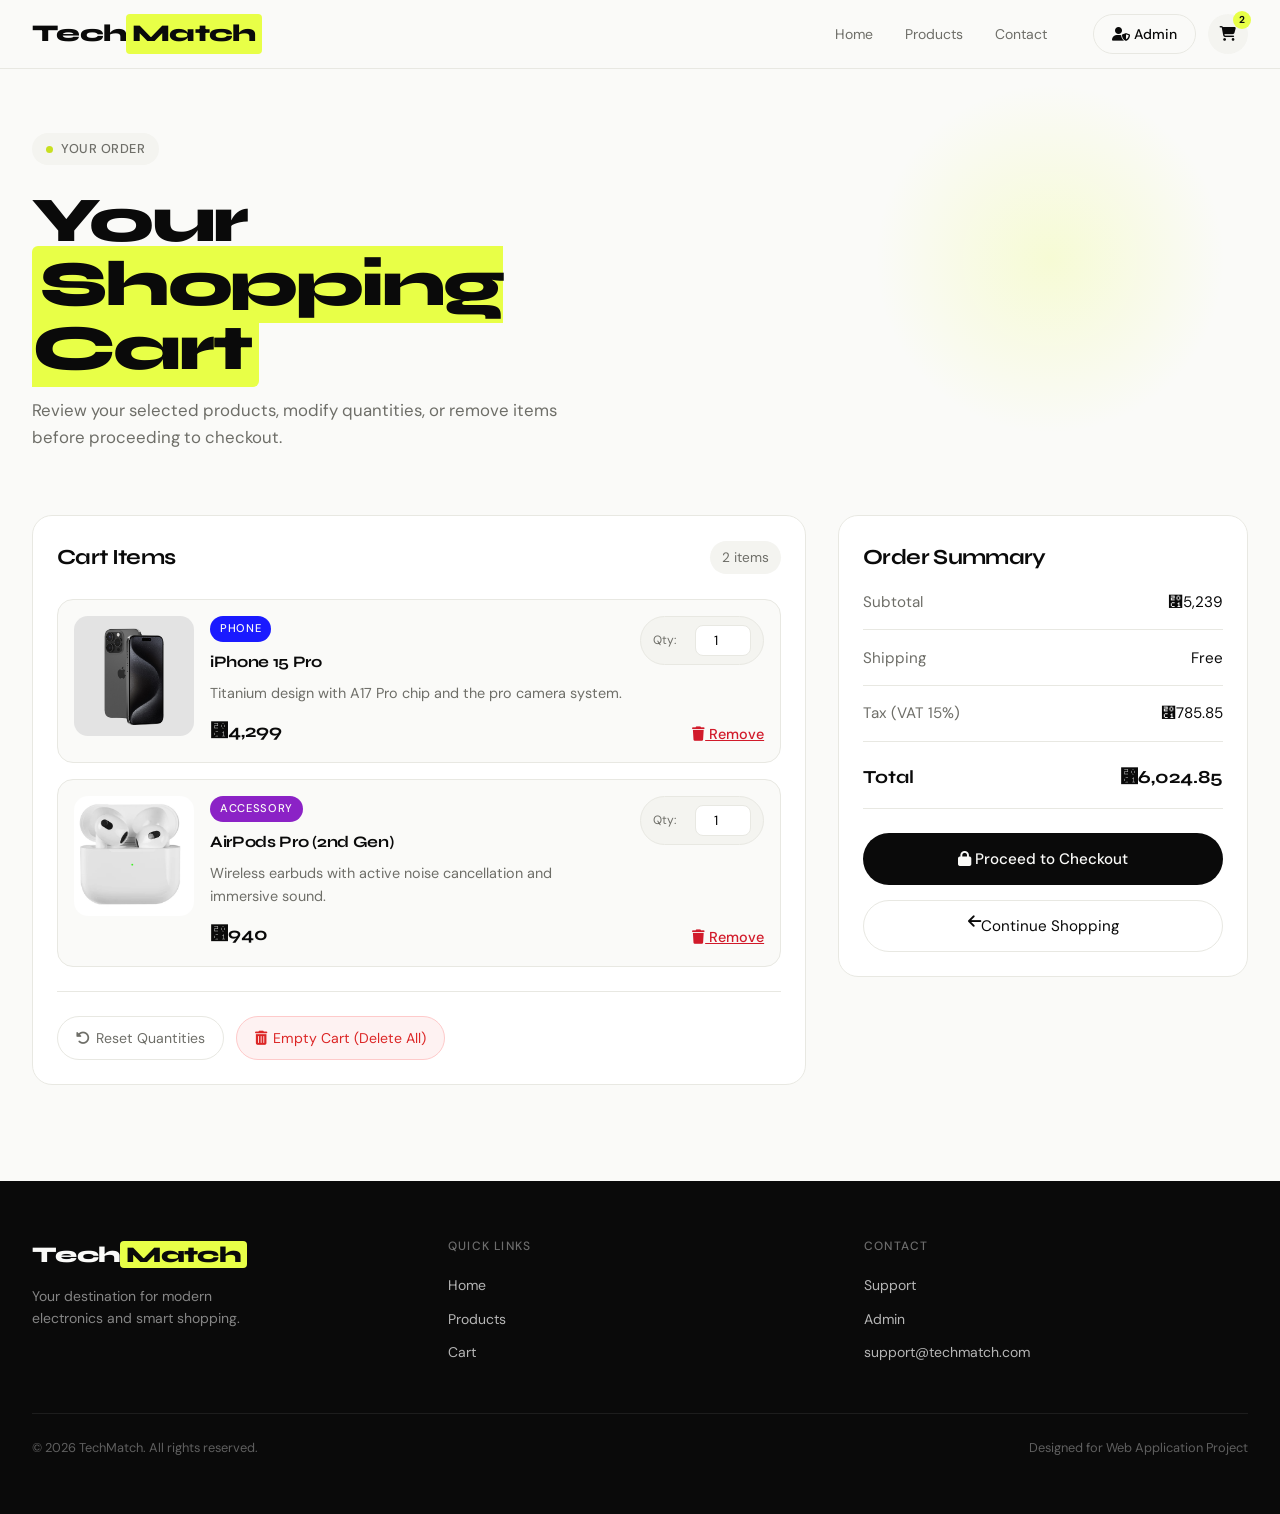
<file: html/cart.html>
<!DOCTYPE html>
<html lang="en">

<head>
  <meta charset="UTF-8" />
  <meta name="viewport" content="width=device-width, initial-scale=1.0" />
  <title>Shopping Cart — TechMatch</title>

  <link rel="stylesheet" href="../css/index.css" />
  <link rel="stylesheet" href="../css/cart.css" />
  <link rel="stylesheet" href="https://cdnjs.cloudflare.com/ajax/libs/font-awesome/6.5.0/css/all.min.css" />
  <link href="https://fonts.googleapis.com/css2?family=DM+Sans:wght@400;500;700&family=Syne:wght@700;800&display=swap"
    rel="stylesheet" />
</head>

<body>

  <!-- ===== NAVBAR ===== -->
  <header>
    <nav class="navbar">
      <a href="../index.html" class="logo">Tech<span>Match</span></a>

      <ul class="nav-links">
        <li><a href="../index.html">Home</a></li>
        <li><a href="../index.html#products">Products</a></li>
        <li><a href="contact.html">Contact</a></li>
      </ul>

      <div class="nav-actions">
        <a href="admin_login.html" class="btn-nav btn-nav-outline">
          <i class="fa-solid fa-user-shield"></i> Admin
        </a>
        <a href="cart.html" class="cart-icon" aria-label="Shopping Cart">
          <i class="fa-solid fa-cart-shopping"></i>
          <span class="cart-count">2</span>
        </a>
      </div>
    </nav>
  </header>

  <!-- ===== PAGE HERO ===== -->
  <section class="page-hero">
    <div class="page-hero-content">
      <span class="page-eyebrow"><span></span> Your Order</span>
      <h1>Your <em>Shopping Cart</em></h1>
      <p>
        Review your selected products, modify quantities, or remove items
        before proceeding to checkout.
      </p>
    </div>
  </section>

  <!-- ===== CART ===== -->
  <main class="cart-container">

    <section class="cart-items-section">
      <div class="section-head">
        <h2>Cart Items</h2>
        <span class="items-count">2 items</span>
      </div>

      <form action="checkout.html" method="get">
        <div class="cart-list">

          <article class="cart-item">
            <div class="cart-item-image">
              <img src="../images/products/iphone15.jpg" alt="iPhone 15 Pro" />
            </div>

            <div class="cart-item-details">
              <span class="item-badge phone">Phone</span>
              <h3>iPhone 15 Pro</h3>
              <p class="item-desc">
                Titanium design with A17 Pro chip and the pro camera system.
              </p>
              <p class="item-price">⃁4,299</p>
            </div>

            <div class="cart-item-actions">
              <div class="quantity-box">
                <label for="qty-1" class="small-label">Qty:</label>
                <input type="number" id="qty-1" name="qty-iphone15" min="1" max="20" value="1" class="qty-input" />
              </div>
              <a href="cart.html" class="remove-btn">
                <i class="fa-solid fa-trash"></i> Remove
              </a>
            </div>
          </article>

          <article class="cart-item">
            <div class="cart-item-image">
              <img src="../images/products/airpods.jpg" alt="AirPods Pro" />
            </div>

            <div class="cart-item-details">
              <span class="item-badge accessory">Accessory</span>
              <h3>AirPods Pro (2nd Gen)</h3>
              <p class="item-desc">
                Wireless earbuds with active noise cancellation and immersive sound.
              </p>
              <p class="item-price">⃁940</p>
            </div>

            <div class="cart-item-actions">
              <div class="quantity-box">
                <label for="qty-2" style="font-size:0.75rem;color:var(--gray-600);margin-right:6px;">Qty:</label>
                <input type="number" id="qty-2" name="qty-airpods" min="1" max="20" value="1"
                  style="width:56px; padding:6px 8px; border:1px solid var(--gray-200); border-radius:8px; text-align:center; font-family:inherit;" />
              </div>
              <a href="cart.html" class="remove-btn">
                <i class="fa-solid fa-trash"></i> Remove
              </a>
            </div>
          </article>

        </div>

        <div class="cart-actions">
          <button type="reset"
            style="padding:10px 18px; background:transparent; border:1px solid var(--gray-200); border-radius:999px; color:var(--gray-600); cursor:pointer; font-family:inherit; font-size:0.88rem; display:inline-flex; align-items:center; gap:6px;">
            <i class="fa-solid fa-rotate-left"></i> Reset Quantities
          </button>
          <a href="cart.html"
            style="padding:10px 18px; background:#fef2f2; border:1px solid #fecaca; border-radius:999px; color:#dc2626; text-decoration:none; font-family:inherit; font-size:0.88rem; display:inline-flex; align-items:center; gap:6px;">
            <i class="fa-solid fa-trash-can"></i> Empty Cart (Delete All)
          </a>
        </div>
      </form>
    </section>

    <aside class="order-summary">
      <h2>Order Summary</h2>

      <div class="summary-row">
        <span>Subtotal</span>
        <span>⃁5,239</span>
      </div>
      <div class="summary-row">
        <span>Shipping</span>
        <span>Free</span>
      </div>
      <div class="summary-row">
        <span>Tax (VAT 15%)</span>
        <span>⃁785.85</span>
      </div>

      <div class="summary-total">
        <span>Total</span>
        <span>⃁6,024.85</span>
      </div>

      <a href="checkout.html" class="checkout-btn" style="text-decoration:none; text-align:center; display:block;">
        <i class="fa-solid fa-lock"></i> Proceed to Checkout
      </a>
      <a href="../index.html" class="continue-btn">
        <i class="fa-solid fa-arrow-left"></i> Continue Shopping
      </a>
    </aside>

  </main>

  <!-- ===== FOOTER ===== -->
  <footer>
    <div class="footer-inner">
      <div class="footer-brand">
        <div class="logo-footer">Tech<span>Match</span></div>
        <p>Your destination for modern electronics and smart shopping.</p>
      </div>

      <div class="footer-col">
        <h4>Quick Links</h4>
        <ul>
          <li><a href="../index.html">Home</a></li>
          <li><a href="../index.html#products">Products</a></li>
          <li><a href="cart.html">Cart</a></li>
        </ul>
      </div>

      <div class="footer-col">
        <h4>Contact</h4>
        <ul>
          <li><a href="contact.html">Support</a></li>
          <li><a href="admin_login.html">Admin</a></li>
          <li><a href="#">support@techmatch.com</a></li>
        </ul>
      </div>
    </div>

    <div class="footer-bottom">
      <p>&copy; 2026 TechMatch. All rights reserved.</p>
      <p>Designed for Web Application Project</p>
    </div>
  </footer>

</body>

</html>
</file>
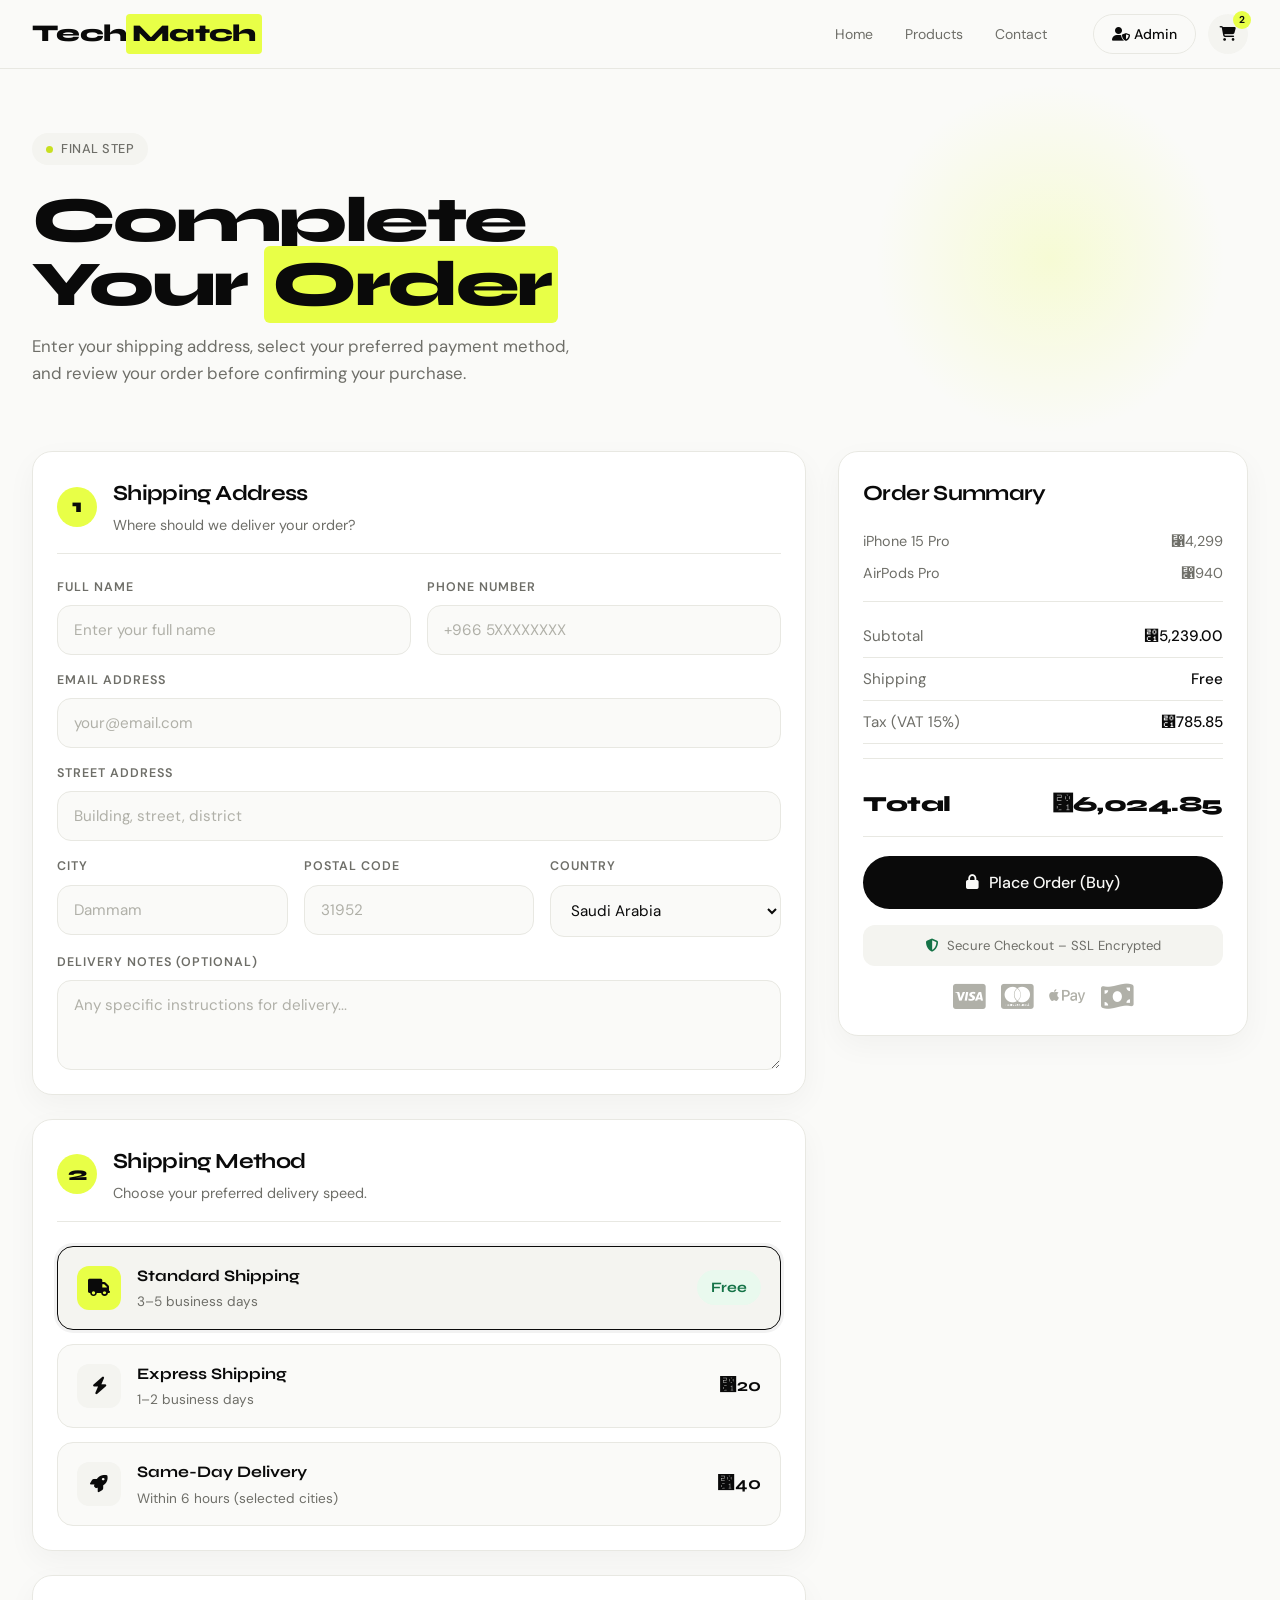
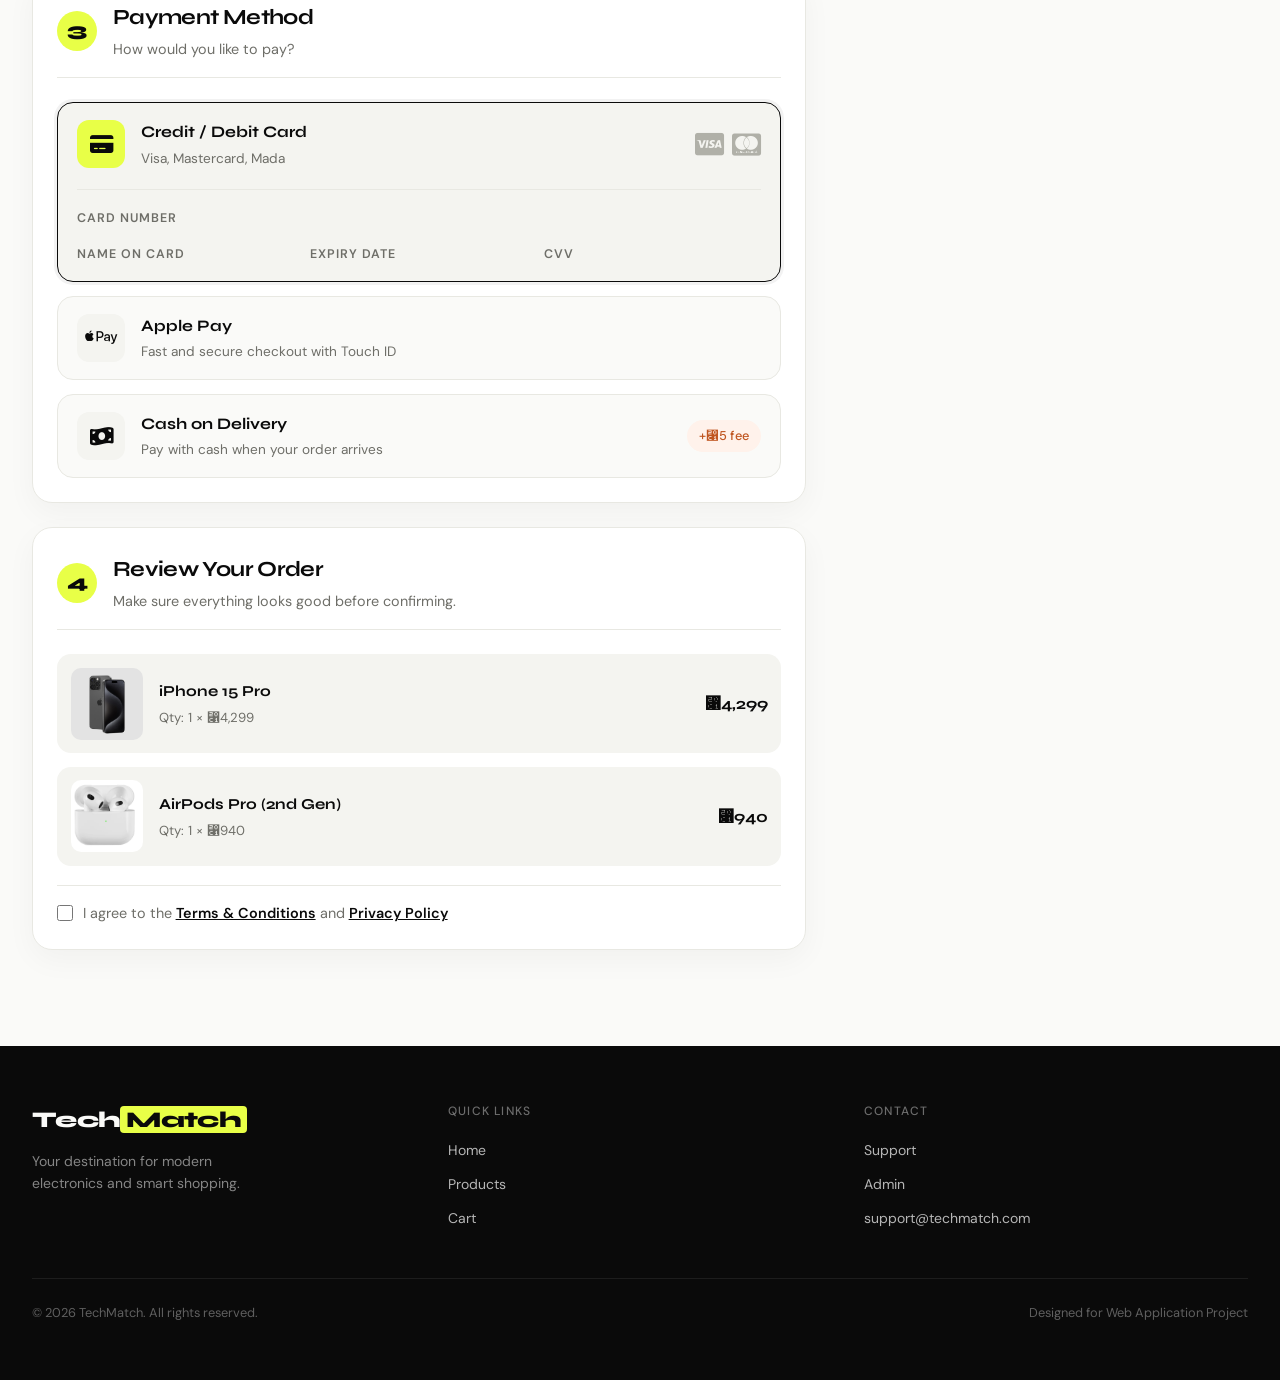
<file: html/checkout.html>
<!DOCTYPE html>
<html lang="en">

<head>
  <meta charset="UTF-8" />
  <meta name="viewport" content="width=device-width, initial-scale=1.0" />
  <title>Checkout — TechMatch</title>

  <link rel="stylesheet" href="../css/index.css" />
  <link rel="stylesheet" href="../css/cart.css" />
  <link rel="stylesheet" href="../css/checkout.css" />
  <link rel="stylesheet" href="https://cdnjs.cloudflare.com/ajax/libs/font-awesome/6.5.0/css/all.min.css" />
  <link href="https://fonts.googleapis.com/css2?family=DM+Sans:wght@400;500;700&family=Syne:wght@700;800&display=swap"
    rel="stylesheet" />
</head>

<body>

  <!-- ===== NAVBAR ===== -->
  <header>
    <nav class="navbar">
      <a href="../index.html" class="logo">Tech<span>Match</span></a>

      <ul class="nav-links">
        <li><a href="../index.html">Home</a></li>
        <li><a href="../index.html#products">Products</a></li>
        <li><a href="contact.html">Contact</a></li>
      </ul>

      <div class="nav-actions">
        <a href="admin_login.html" class="btn-nav btn-nav-outline">
          <i class="fa-solid fa-user-shield"></i> Admin
        </a>
        <a href="cart.html" class="cart-icon" aria-label="Shopping Cart">
          <i class="fa-solid fa-cart-shopping"></i>
          <span class="cart-count">2</span>
        </a>
      </div>
    </nav>
  </header>

  <!-- ===== PAGE HERO ===== -->
  <section class="page-hero">
    <div class="page-hero-content">
      <span class="page-eyebrow"><span></span> Final Step</span>
      <h1>Complete Your <em>Order</em></h1>
      <p>
        Enter your shipping address, select your preferred payment method, and
        review your order before confirming your purchase.
      </p>
    </div>
  </section>

  <!-- ===== CHECKOUT ===== -->
  <form action="cart.html" method="post">
    <main class="checkout-container">

      <section class="checkout-main">

        <article class="checkout-card">
          <div class="section-title">
            <div class="step-badge">1</div>
            <div>
              <h2>Shipping Address</h2>
              <p>Where should we deliver your order?</p>
            </div>
          </div>

          <div class="checkout-form">
            <div class="form-row">
              <div class="form-group">
                <label for="fullname">Full Name</label>
                <input type="text" id="fullname" name="fullname" placeholder="Enter your full name" required
                  minlength="3" />
              </div>
              <div class="form-group">
                <label for="phone">Phone Number</label>
                <input type="tel" id="phone" name="phone" placeholder="+966 5XXXXXXXX" required pattern="[0-9]{10}" />
              </div>
            </div>

            <div class="form-group">
              <label for="email">Email Address</label>
              <input type="email" id="email" name="email" placeholder="your@email.com" required />
            </div>

            <div class="form-group">
              <label for="address">Street Address</label>
              <input type="text" id="address" name="address" placeholder="Building, street, district" required
                minlength="5" />
            </div>

            <div class="form-row">
              <div class="form-group">
                <label for="city">City</label>
                <input type="text" id="city" name="city" placeholder="Dammam" required />
              </div>
              <div class="form-group">
                <label for="postal">Postal Code</label>
                <input type="text" id="postal" name="postal" placeholder="31952" required pattern="[0-9]{5}" />
              </div>
              <div class="form-group">
                <label for="country">Country</label>
                <select id="country" name="country" required>
                  <option value="SA">Saudi Arabia</option>
                  <option value="AE">United Arab Emirates</option>
                  <option value="KW">Kuwait</option>
                  <option value="BH">Bahrain</option>
                  <option value="QA">Qatar</option>
                  <option value="OM">Oman</option>
                </select>
              </div>
            </div>

            <div class="form-group">
              <label for="notes">Delivery Notes (Optional)</label>
              <textarea id="notes" name="notes" placeholder="Any specific instructions for delivery..."></textarea>
            </div>
          </div>
        </article>

        <article class="checkout-card">
          <div class="section-title">
            <div class="step-badge">2</div>
            <div>
              <h2>Shipping Method</h2>
              <p>Choose your preferred delivery speed.</p>
            </div>
          </div>

          <div class="shipping-options">
            <label class="shipping-option">
              <input type="radio" name="shipping" value="standard" checked />
              <div class="option-content">
                <div class="option-header">
                  <span class="option-icon"><i class="fa-solid fa-truck"></i></span>
                  <div>
                    <h3>Standard Shipping</h3>
                    <p>3–5 business days</p>
                  </div>
                </div>
                <span class="option-price free">Free</span>
              </div>
            </label>

            <label class="shipping-option">
              <input type="radio" name="shipping" value="express" />
              <div class="option-content">
                <div class="option-header">
                  <span class="option-icon"><i class="fa-solid fa-bolt"></i></span>
                  <div>
                    <h3>Express Shipping</h3>
                    <p>1–2 business days</p>
                  </div>
                </div>
                <span class="option-price">⃁20</span>
              </div>
            </label>

            <label class="shipping-option">
              <input type="radio" name="shipping" value="sameday" />
              <div class="option-content">
                <div class="option-header">
                  <span class="option-icon"><i class="fa-solid fa-rocket"></i></span>
                  <div>
                    <h3>Same-Day Delivery</h3>
                    <p>Within 6 hours (selected cities)</p>
                  </div>
                </div>
                <span class="option-price">⃁40</span>
              </div>
            </label>
          </div>
        </article>

        <article class="checkout-card">
          <div class="section-title">
            <div class="step-badge">3</div>
            <div>
              <h2>Payment Method</h2>
              <p>How would you like to pay?</p>
            </div>
          </div>

          <div class="payment-methods">
            <label class="payment-option">
              <input type="radio" name="payment" value="card" checked />
              <div class="payment-header">
                <span class="payment-icon">
                  <i class="fa-solid fa-credit-card"></i>
                </span>
                <div class="payment-text">
                  <h3>Credit / Debit Card</h3>
                  <p>Visa, Mastercard, Mada</p>
                </div>
                <div class="payment-logos">
                  <i class="fa-brands fa-cc-visa"></i>
                  <i class="fa-brands fa-cc-mastercard"></i>
                </div>
              </div>

              <div class="card-details">
                <div class="form-group">
                  <label for="card-number">Card Number</label>
                  <input type="text" id="card-number" name="card-number" placeholder="1234 5678 9012 3456"
                    maxlength="19" />
                </div>

                <div class="form-row">
                  <div class="form-group">
                    <label for="card-name">Name on Card</label>
                    <input type="text" id="card-name" name="card-name" placeholder="John Doe" />
                  </div>
                  <div class="form-group">
                    <label for="expiry">Expiry Date</label>
                    <input type="text" id="expiry" name="expiry" placeholder="MM/YY" maxlength="5" />
                  </div>
                  <div class="form-group">
                    <label for="cvv">CVV</label>
                    <input type="text" id="cvv" name="cvv" placeholder="123" maxlength="4" />
                  </div>
                </div>
              </div>
            </label>

            <label class="payment-option">
              <input type="radio" name="payment" value="applepay" />
              <div class="payment-header">
                <span class="payment-icon apple-icon">
                  <i class="fa-brands fa-apple-pay"></i>
                </span>
                <div class="payment-text">
                  <h3>Apple Pay</h3>
                  <p>Fast and secure checkout with Touch ID</p>
                </div>
              </div>
            </label>

            <label class="payment-option">
              <input type="radio" name="payment" value="cod" />
              <div class="payment-header">
                <span class="payment-icon">
                  <i class="fa-solid fa-money-bill-wave"></i>
                </span>
                <div class="payment-text">
                  <h3>Cash on Delivery</h3>
                  <p>Pay with cash when your order arrives</p>
                </div>
                <span class="extra-fee">+⃁5 fee</span>
              </div>
            </label>
          </div>
        </article>

        <article class="checkout-card">
          <div class="section-title">
            <div class="step-badge">4</div>
            <div>
              <h2>Review Your Order</h2>
              <p>Make sure everything looks good before confirming.</p>
            </div>
          </div>

          <div class="review-items">
            <div class="review-item">
              <div class="review-image">
                <img src="../images/products/iphone15.jpg" alt="iPhone 15 Pro" />
              </div>
              <div class="review-details">
                <h4>iPhone 15 Pro</h4>
                <p>Qty: 1 × ⃁4,299</p>
              </div>
              <div class="review-price">⃁4,299</div>
            </div>

            <div class="review-item">
              <div class="review-image">
                <img src="../images/products/airpods.jpg" alt="AirPods Pro" />
              </div>
              <div class="review-details">
                <h4>AirPods Pro (2nd Gen)</h4>
                <p>Qty: 1 × ⃁940</p>
              </div>
              <div class="review-price">⃁940</div>
            </div>
          </div>

          <div class="terms-check">
            <label>
              <input type="checkbox" name="terms" required />
              <span>I agree to the <a href="#">Terms & Conditions</a> and <a href="#">Privacy Policy</a></span>
            </label>
          </div>
        </article>
      </section>

      <aside class="checkout-summary">
        <div class="summary-card">
          <h2>Order Summary</h2>

          <div class="summary-items">
            <div class="summary-item-row">
              <span>iPhone 15 Pro</span>
              <span>⃁4,299</span>
            </div>
            <div class="summary-item-row">
              <span>AirPods Pro</span>
              <span>⃁940</span>
            </div>
          </div>

          <div class="summary-divider"></div>

          <div class="summary-row">
            <span>Subtotal</span>
            <span>⃁5,239.00</span>
          </div>
          <div class="summary-row">
            <span>Shipping</span>
            <span>Free</span>
          </div>
          <div class="summary-row">
            <span>Tax (VAT 15%)</span>
            <span>⃁785.85</span>
          </div>

          <div class="summary-divider"></div>

          <div class="summary-total">
            <span>Total</span>
            <span>⃁6,024.85</span>
          </div>

          <button type="submit" class="place-order-btn">
            <i class="fa-solid fa-lock"></i>
            Place Order (Buy)
          </button>

          <div class="secure-badge">
            <i class="fa-solid fa-shield-halved"></i>
            <span>Secure Checkout – SSL Encrypted</span>
          </div>

          <div class="trust-icons">
            <i class="fa-brands fa-cc-visa"></i>
            <i class="fa-brands fa-cc-mastercard"></i>
            <i class="fa-brands fa-apple-pay"></i>
            <i class="fa-solid fa-money-bill-wave"></i>
          </div>
        </div>
      </aside>
    </main>
  </form>

  <!-- ===== FOOTER ===== -->
  <footer>
    <div class="footer-inner">
      <div class="footer-brand">
        <div class="logo-footer">Tech<span>Match</span></div>
        <p>Your destination for modern electronics and smart shopping.</p>
      </div>

      <div class="footer-col">
        <h4>Quick Links</h4>
        <ul>
          <li><a href="../index.html">Home</a></li>
          <li><a href="../index.html#products">Products</a></li>
          <li><a href="cart.html">Cart</a></li>
        </ul>
      </div>

      <div class="footer-col">
        <h4>Contact</h4>
        <ul>
          <li><a href="contact.html">Support</a></li>
          <li><a href="admin_login.html">Admin</a></li>
          <li><a href="#">support@techmatch.com</a></li>
        </ul>
      </div>
    </div>

    <div class="footer-bottom">
      <p>&copy; 2026 TechMatch. All rights reserved.</p>
      <p>Designed for Web Application Project</p>
    </div>
  </footer>

</body>

</html>
</file>
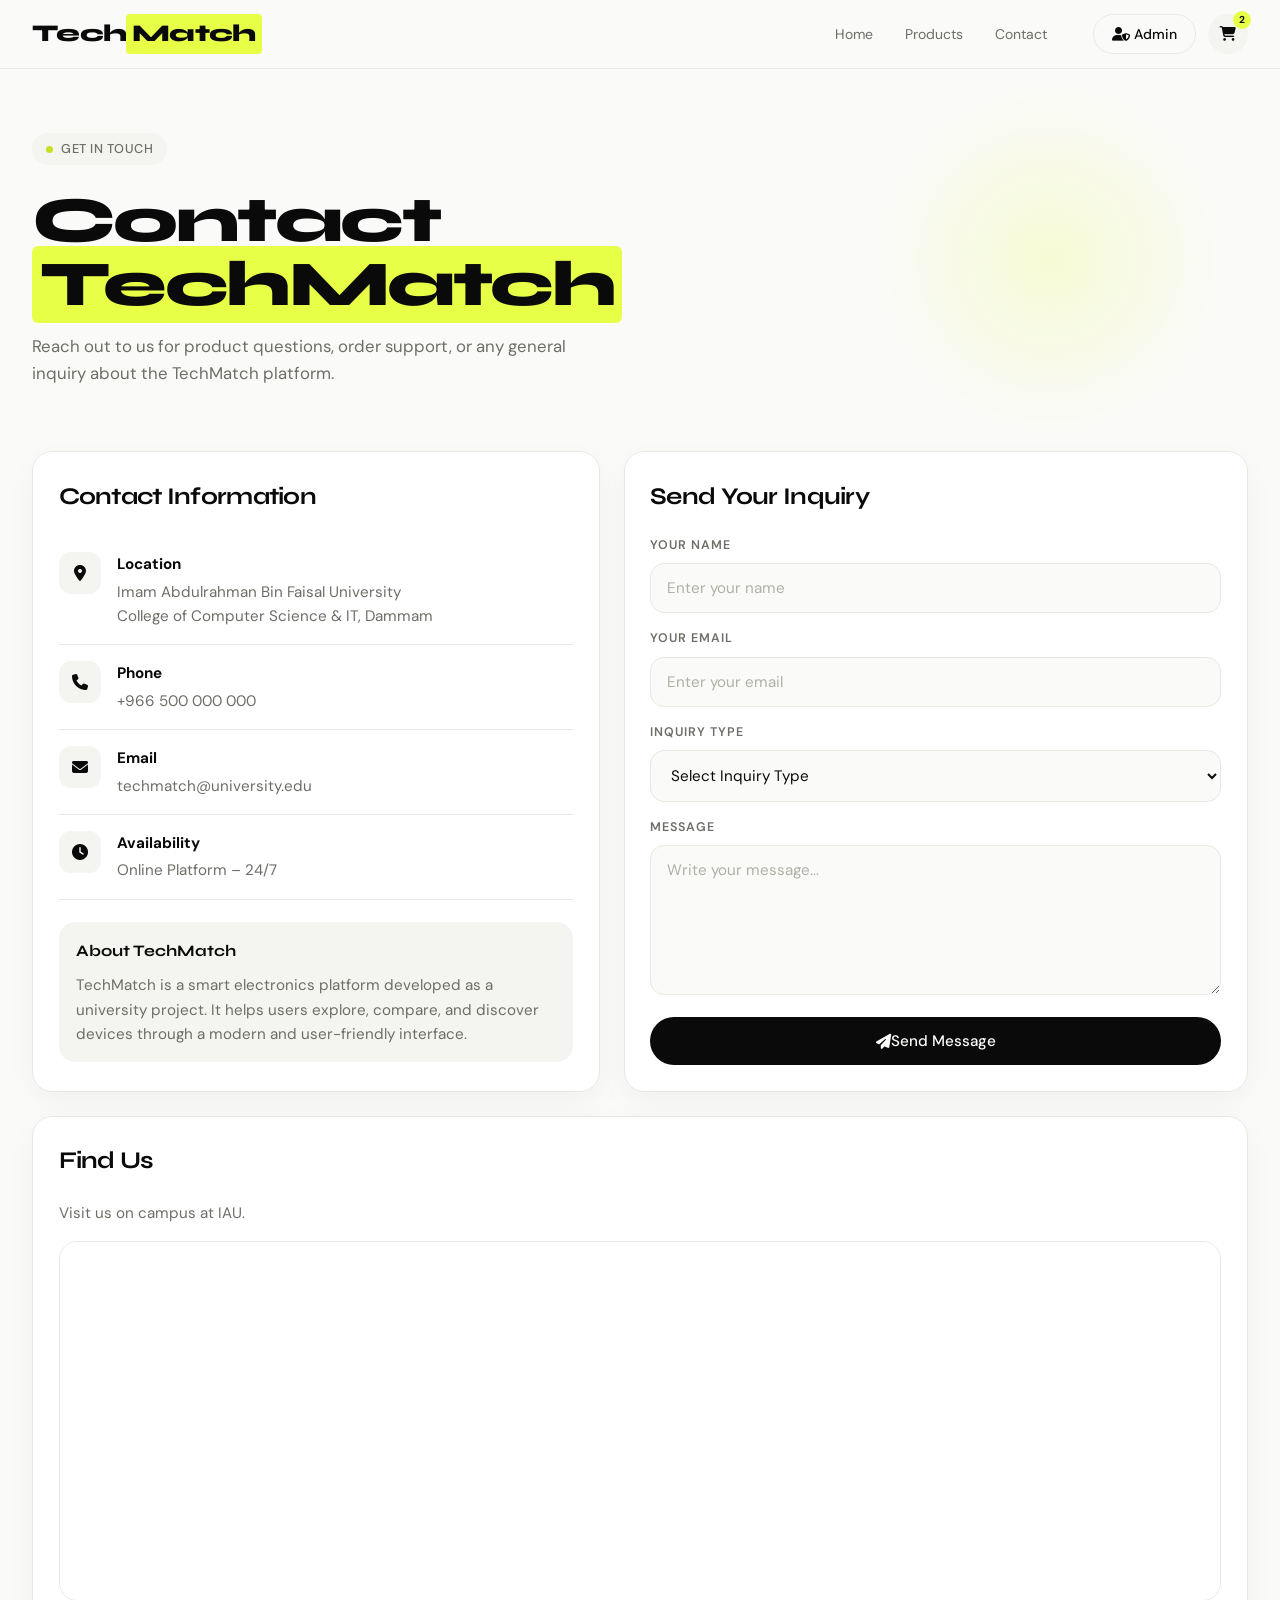
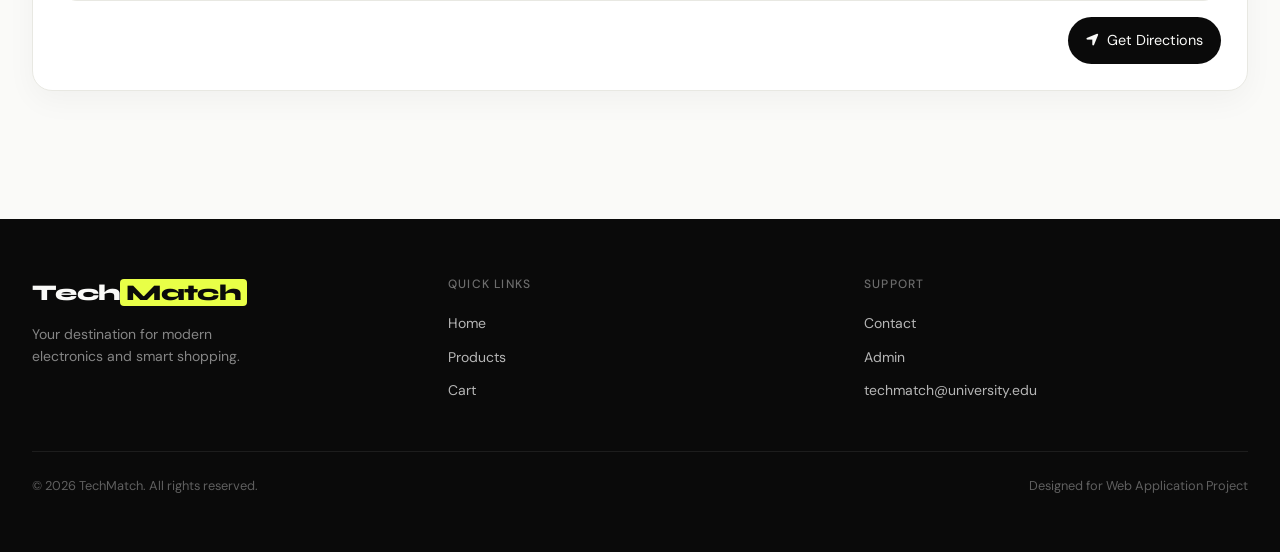
<file: html/contact.html>
<!DOCTYPE html>
<html lang="en">

<head>
  <meta charset="UTF-8" />
  <meta name="viewport" content="width=device-width, initial-scale=1.0" />
  <title>Contact Us — TechMatch</title>

  <link rel="stylesheet" href="../css/index.css" />
  <link rel="stylesheet" href="../css/contact.css" />
  <link rel="stylesheet" href="https://cdnjs.cloudflare.com/ajax/libs/font-awesome/6.5.0/css/all.min.css" />
  <link href="https://fonts.googleapis.com/css2?family=DM+Sans:wght@400;500;700&family=Syne:wght@700;800&display=swap"
    rel="stylesheet" />
</head>

<body>

  <!-- ===== NAVBAR ===== -->
  <header>
    <nav class="navbar">
      <a href="../index.html" class="logo">Tech<span>Match</span></a>

      <ul class="nav-links">
        <li><a href="../index.html">Home</a></li>
        <li><a href="../index.html#products">Products</a></li>
        <li><a href="contact.html">Contact</a></li>
      </ul>

      <div class="nav-actions">
        <a href="admin_login.html" class="btn-nav btn-nav-outline">
          <i class="fa-solid fa-user-shield"></i> Admin
        </a>
        <a href="cart.html" class="cart-icon" aria-label="Shopping Cart">
          <i class="fa-solid fa-cart-shopping"></i>
          <span class="cart-count">2</span>
        </a>
      </div>
    </nav>
  </header>

  <!-- ===== PAGE HERO ===== -->
  <section class="page-hero">
    <div class="page-hero-content">
      <span class="page-eyebrow"><span></span> Get In Touch</span>
      <h1>Contact <em>TechMatch</em></h1>
      <p>
        Reach out to us for product questions, order support, or any general
        inquiry about the TechMatch platform.
      </p>
    </div>
  </section>

  <!-- ===== CONTACT ===== -->
  <main class="contact-container">
    <div class="contact-grid">

      <section class="contact-info card-box">
        <h2>Contact Information</h2>

        <div class="info-item">
          <div class="info-icon"><i class="fa-solid fa-location-dot"></i></div>
          <div>
            <h3>Location</h3>
            <p>Imam Abdulrahman Bin Faisal University<br />College of Computer Science &amp; IT, Dammam</p>
          </div>
        </div>

        <div class="info-item">
          <div class="info-icon"><i class="fa-solid fa-phone"></i></div>
          <div>
            <h3>Phone</h3>
            <p>+966 500 000 000</p>
          </div>
        </div>

        <div class="info-item">
          <div class="info-icon"><i class="fa-solid fa-envelope"></i></div>
          <div>
            <h3>Email</h3>
            <p>techmatch@university.edu</p>
          </div>
        </div>

        <div class="info-item">
          <div class="info-icon"><i class="fa-solid fa-clock"></i></div>
          <div>
            <h3>Availability</h3>
            <p>Online Platform – 24/7</p>
          </div>
        </div>

        <div class="about-box">
          <h3>About TechMatch</h3>
          <p>
            TechMatch is a smart electronics platform developed as a university
            project. It helps users explore, compare, and discover devices through
            a modern and user-friendly interface.
          </p>
        </div>
      </section>

      <section class="contact-form card-box">
        <h2>Send Your Inquiry</h2>

        <form action="contact.html" method="post">
          <div class="form-group">
            <label for="name">Your Name</label>
            <input type="text" id="name" name="name" placeholder="Enter your name" required />
          </div>

          <div class="form-group">
            <label for="email-inq">Your Email</label>
            <input type="email" id="email-inq" name="email" placeholder="Enter your email" required />
          </div>

          <div class="form-group">
            <label for="type">Inquiry Type</label>
            <select id="type" name="type" required>
              <option value="">Select Inquiry Type</option>
              <option value="product">Product Question</option>
              <option value="order">Order Issue</option>
              <option value="general">General Inquiry</option>
            </select>
          </div>

          <div class="form-group">
            <label for="message">Message</label>
            <textarea id="message" name="message" placeholder="Write your message..." required></textarea>
          </div>

          <button type="submit" class="submit-btn">
            <i class="fa-solid fa-paper-plane"></i> Send Message
          </button>
        </form>
      </section>
    </div>

    <section class="map-section card-box">
      <div class="map-header">
        <h2>Find Us</h2>
        <p>Visit us on campus at IAU.</p>
      </div>

      <div class="map-frame">
        <iframe src="https://www.google.com/maps?q=Imam%20Abdulrahman%20Bin%20Faisal%20University%20Dammam&output=embed"
          loading="lazy" allowfullscreen title="TechMatch Location" referrerpolicy="no-referrer-when-downgrade">
        </iframe>
      </div>

      <div class="map-actions">
        <a href="https://www.google.com/maps?q=Imam+Abdulrahman+Bin+Faisal+University+Dammam" target="_blank"
          rel="noopener" class="btn-directions">
          <i class="fa-solid fa-location-arrow"></i>
          Get Directions
        </a>
      </div>
    </section>
  </main>

  <!-- ===== FOOTER ===== -->
  <footer>
    <div class="footer-inner">
      <div class="footer-brand">
        <div class="logo-footer">Tech<span>Match</span></div>
        <p>Your destination for modern electronics and smart shopping.</p>
      </div>

      <div class="footer-col">
        <h4>Quick Links</h4>
        <ul>
          <li><a href="../index.html">Home</a></li>
          <li><a href="../index.html#products">Products</a></li>
          <li><a href="cart.html">Cart</a></li>
        </ul>
      </div>

      <div class="footer-col">
        <h4>Support</h4>
        <ul>
          <li><a href="contact.html">Contact</a></li>
          <li><a href="admin_login.html">Admin</a></li>
          <li><a href="#">techmatch@university.edu</a></li>
        </ul>
      </div>
    </div>

    <div class="footer-bottom">
      <p>&copy; 2026 TechMatch. All rights reserved.</p>
      <p>Designed for Web Application Project</p>
    </div>
  </footer>

</body>

</html>
</file>
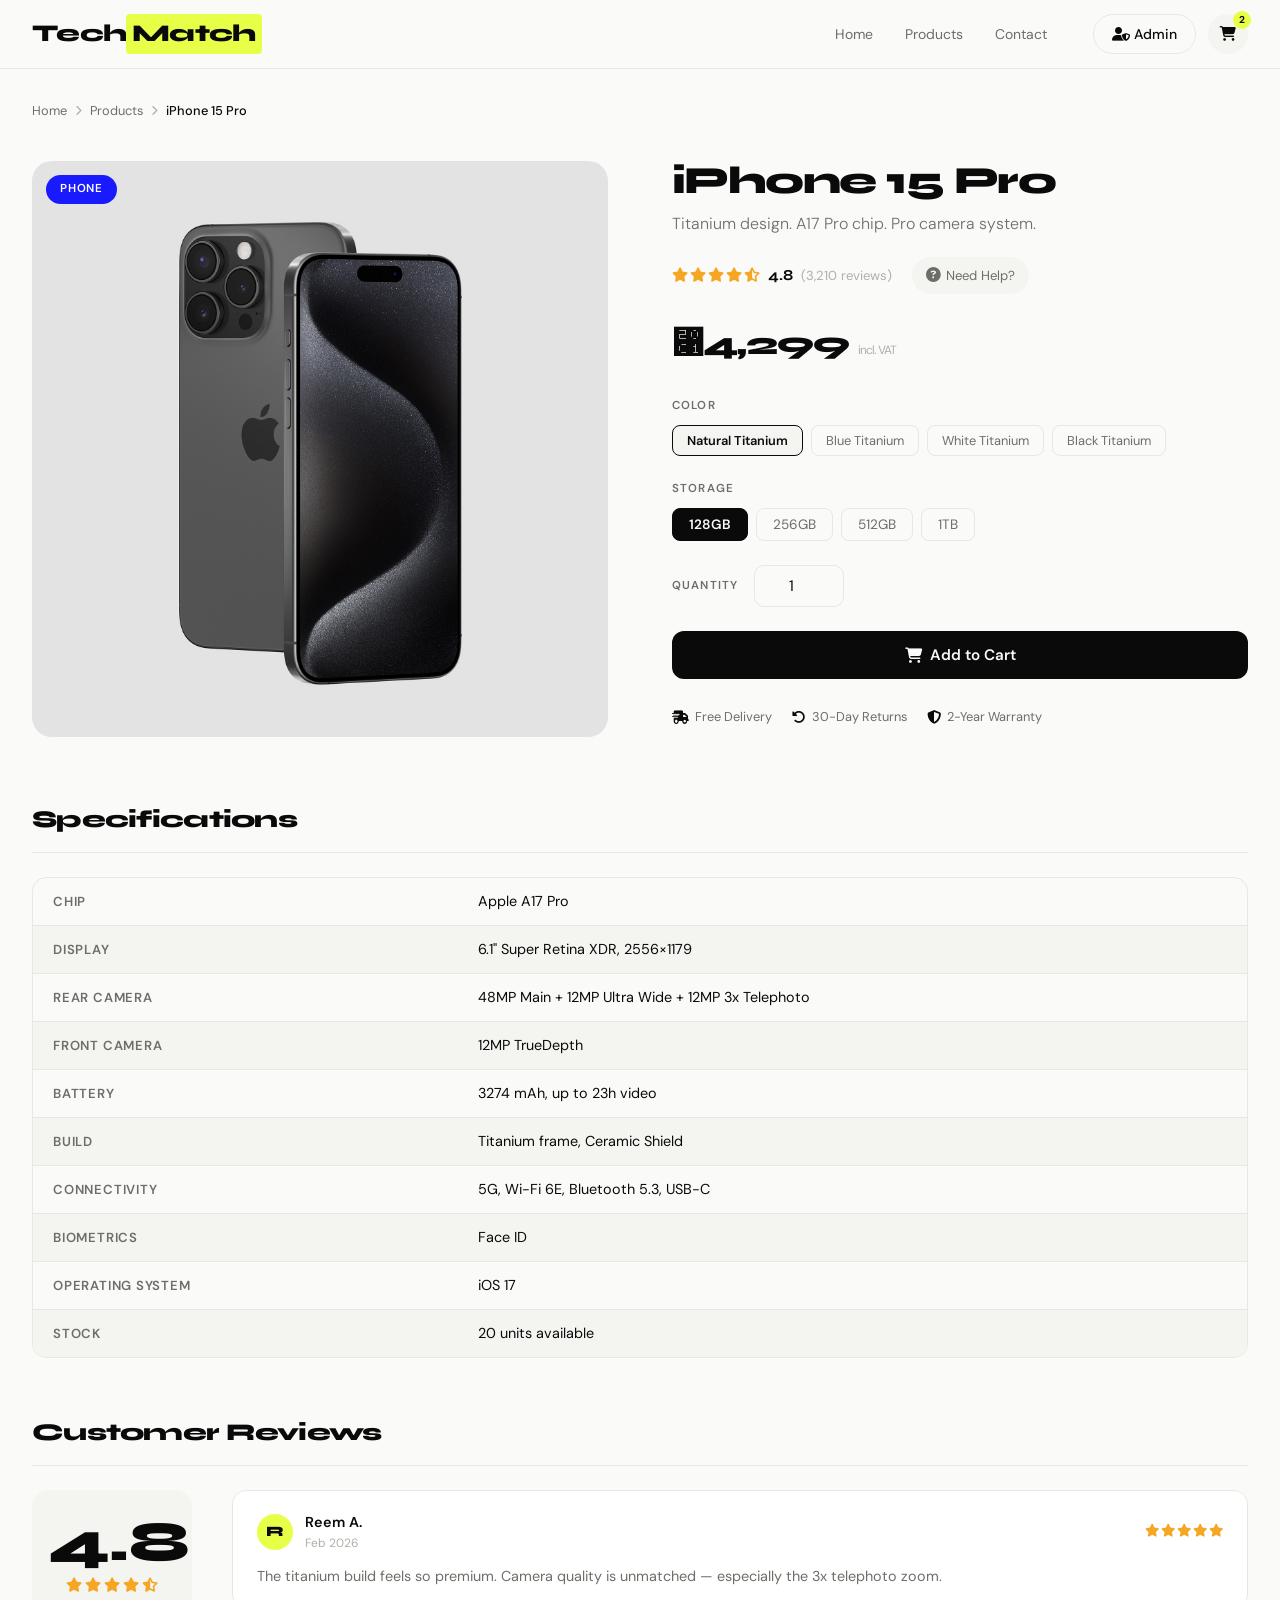
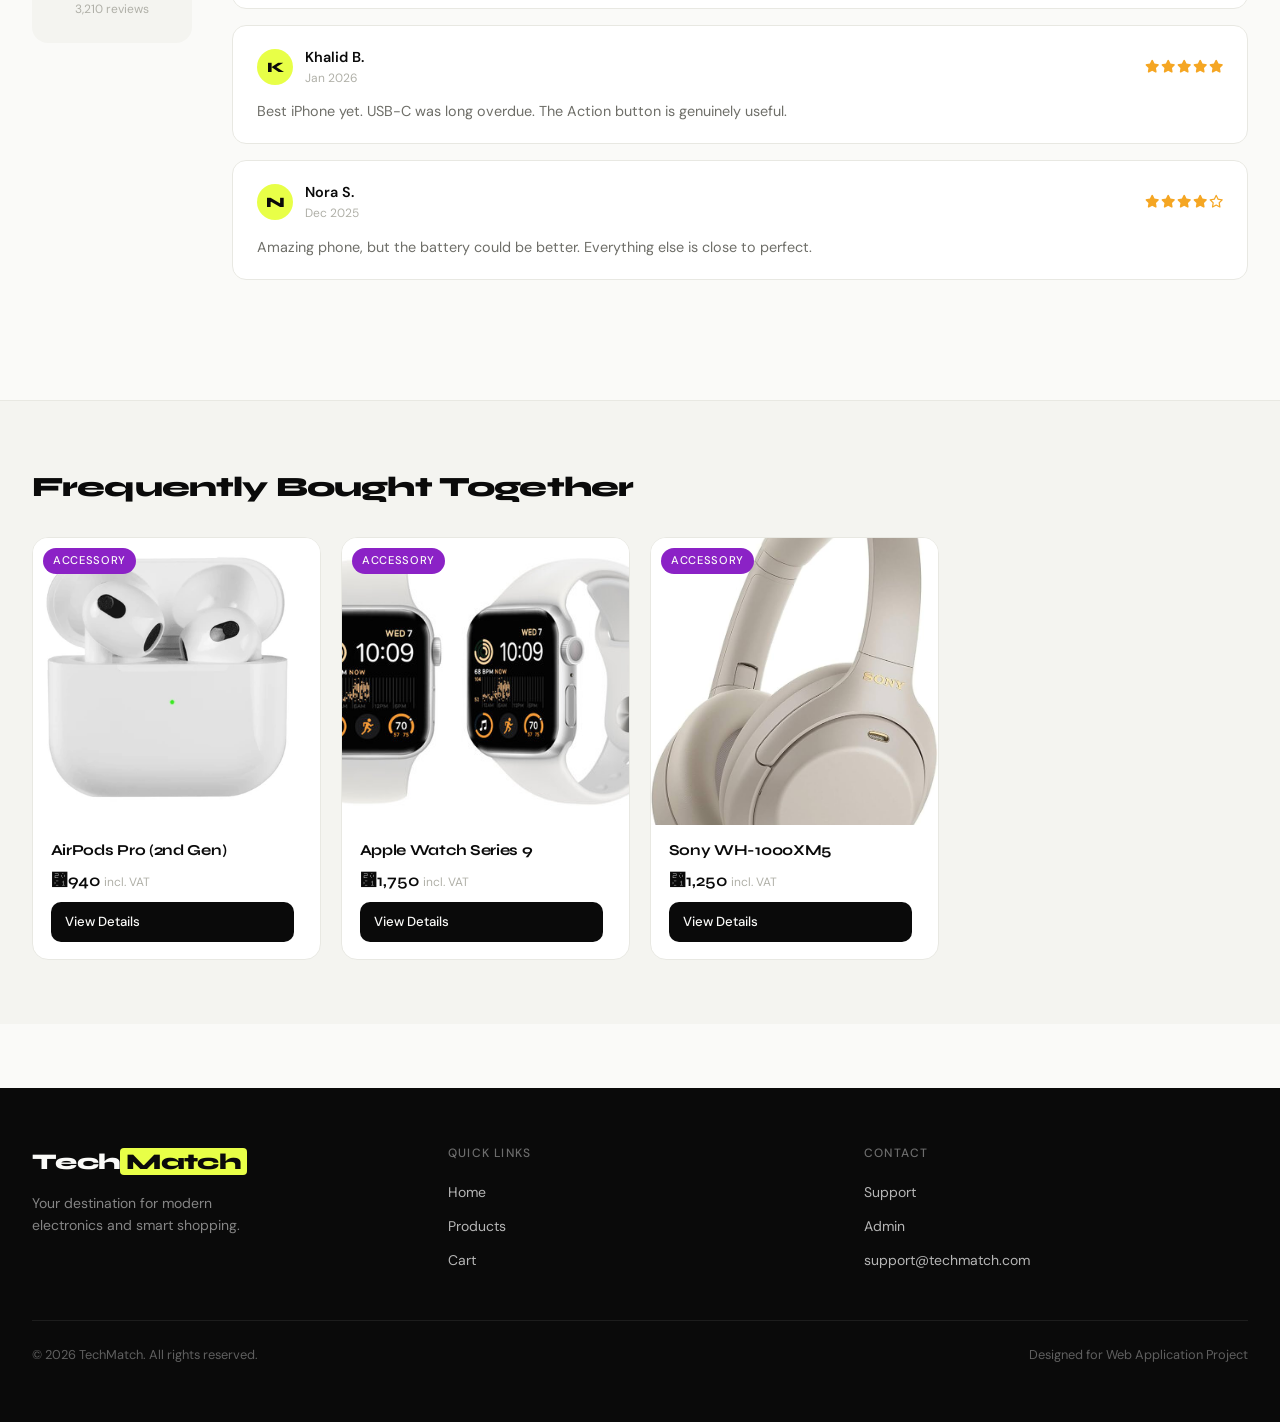
<file: html/product.html>
<!DOCTYPE html>
<html lang="en">

<head>
  <meta charset="UTF-8" />
  <meta name="viewport" content="width=device-width, initial-scale=1.0" />
  <title>iPhone 15 Pro — TechMatch</title>

  <link rel="stylesheet" href="../css/index.css" />
  <link rel="stylesheet" href="../css/product.css" />
  <link rel="stylesheet" href="https://cdnjs.cloudflare.com/ajax/libs/font-awesome/6.5.0/css/all.min.css" />
  <link href="https://fonts.googleapis.com/css2?family=DM+Sans:wght@400;500;700&family=Syne:wght@700;800&display=swap"
    rel="stylesheet" />
</head>

<body>

  <!-- ===== NAVBAR ===== -->
  <header>
    <nav class="navbar">
      <a href="../index.html" class="logo">Tech<span>Match</span></a>

      <ul class="nav-links">
        <li><a href="../index.html">Home</a></li>
        <li><a href="../index.html#products">Products</a></li>
        <li><a href="contact.html">Contact</a></li>
      </ul>

      <div class="nav-actions">
        <a href="admin_login.html" class="btn-nav btn-nav-outline">
          <i class="fa-solid fa-user-shield"></i> Admin
        </a>
        <a href="cart.html" class="cart-icon" aria-label="Shopping Cart">
          <i class="fa-solid fa-cart-shopping"></i>
          <span class="cart-count">2</span>
        </a>
      </div>
    </nav>
  </header>

  <!-- ===== PRODUCT DETAIL ===== -->
  <main class="detail-main">

    <div class="detail-breadcrumb">
      <a href="../index.html">Home</a>
      <i class="fa-solid fa-chevron-right"></i>
      <a href="../index.html#products">Products</a>
      <i class="fa-solid fa-chevron-right"></i>
      <span>iPhone 15 Pro</span>
    </div>

    <div class="detail-grid">

      <div class="detail-img-col">
        <div class="detail-img-wrap">
          <img src="../images/products/iphone15.jpg" alt="iPhone 15 Pro" />
          <span class="detail-badge phone">Phone</span>
        </div>
      </div>

      <div class="detail-info-col">
        <h1 class="detail-name">iPhone 15 Pro</h1>
        <p class="detail-tagline">Titanium design. A17 Pro chip. Pro camera system.</p>

        <div class="detail-rating">
          <div class="stars">
            <i class="fa-solid fa-star"></i>
            <i class="fa-solid fa-star"></i>
            <i class="fa-solid fa-star"></i>
            <i class="fa-solid fa-star"></i>
            <i class="fa-solid fa-star-half-stroke"></i>
          </div>
          <span class="rating-num">4.8</span>
          <span class="rating-count">(3,210 reviews)</span>

          <a href="#help-popup" class="help-trigger">
            <i class="fa-solid fa-circle-question"></i> Need Help?
          </a>
        </div>

        <div class="detail-price">⃁4,299 <small>incl. VAT</small></div>

        <div class="detail-option-group">
          <label>Color</label>
          <div class="color-options">
            <button type="button" class="color-label-btn active">Natural Titanium</button>
            <button type="button" class="color-label-btn">Blue Titanium</button>
            <button type="button" class="color-label-btn">White Titanium</button>
            <button type="button" class="color-label-btn">Black Titanium</button>
          </div>
        </div>

        <div class="detail-option-group">
          <label>Storage</label>
          <div class="storage-options">
            <button type="button" class="storage-btn active">128GB</button>
            <button type="button" class="storage-btn">256GB</button>
            <button type="button" class="storage-btn">512GB</button>
            <button type="button" class="storage-btn">1TB</button>
          </div>
        </div>

        <!-- Quantity input (rubric requirement) -->
        <form action="cart.html" method="get">
          <div class="quantity-wrap">
            <label for="qty">Quantity</label>
            <input type="number" id="qty" name="qty" class="quantity-input" min="1" max="20" value="1" />
          </div>

          <div class="detail-actions">
            <button type="submit" class="btn-add-cart">
              <i class="fa-solid fa-cart-shopping"></i> Add to Cart
            </button>
          </div>
        </form>

        <div class="detail-perks">
          <div class="perk"><i class="fa-solid fa-truck-fast"></i> Free Delivery</div>
          <div class="perk"><i class="fa-solid fa-rotate-left"></i> 30-Day Returns</div>
          <div class="perk"><i class="fa-solid fa-shield-halved"></i> 2-Year Warranty</div>
        </div>
      </div>
    </div>

    <div class="detail-section">
      <h2 class="section-heading">Specifications</h2>
      <div class="specs-table-wrap">
        <table class="specs-table">
          <tbody>
            <tr>
              <td class="spec-key">Chip</td>
              <td class="spec-val">Apple A17 Pro</td>
            </tr>
            <tr>
              <td class="spec-key">Display</td>
              <td class="spec-val">6.1" Super Retina XDR, 2556×1179</td>
            </tr>
            <tr>
              <td class="spec-key">Rear Camera</td>
              <td class="spec-val">48MP Main + 12MP Ultra Wide + 12MP 3x Telephoto</td>
            </tr>
            <tr>
              <td class="spec-key">Front Camera</td>
              <td class="spec-val">12MP TrueDepth</td>
            </tr>
            <tr>
              <td class="spec-key">Battery</td>
              <td class="spec-val">3274 mAh, up to 23h video</td>
            </tr>
            <tr>
              <td class="spec-key">Build</td>
              <td class="spec-val">Titanium frame, Ceramic Shield</td>
            </tr>
            <tr>
              <td class="spec-key">Connectivity</td>
              <td class="spec-val">5G, Wi-Fi 6E, Bluetooth 5.3, USB-C</td>
            </tr>
            <tr>
              <td class="spec-key">Biometrics</td>
              <td class="spec-val">Face ID</td>
            </tr>
            <tr>
              <td class="spec-key">Operating System</td>
              <td class="spec-val">iOS 17</td>
            </tr>
            <tr>
              <td class="spec-key">Stock</td>
              <td class="spec-val">20 units available</td>
            </tr>
          </tbody>
        </table>
      </div>
    </div>

    <div class="detail-section">
      <h2 class="section-heading">Customer Reviews</h2>
      <div class="reviews-summary">
        <div class="reviews-score">
          <div class="big-score">4.8</div>
          <div class="big-stars">
            <i class="fa-solid fa-star"></i>
            <i class="fa-solid fa-star"></i>
            <i class="fa-solid fa-star"></i>
            <i class="fa-solid fa-star"></i>
            <i class="fa-solid fa-star-half-stroke"></i>
          </div>
          <div class="big-count">3,210 reviews</div>
        </div>

        <div class="reviews-list">
          <div class="review-card">
            <div class="review-header">
              <div class="reviewer-avatar">R</div>
              <div>
                <div class="reviewer-name">Reem A.</div>
                <div class="review-date">Feb 2026</div>
              </div>
              <div class="review-stars">
                <i class="fa-solid fa-star"></i><i class="fa-solid fa-star"></i>
                <i class="fa-solid fa-star"></i><i class="fa-solid fa-star"></i>
                <i class="fa-solid fa-star"></i>
              </div>
            </div>
            <p class="review-text">
              The titanium build feels so premium. Camera quality is unmatched —
              especially the 3x telephoto zoom.
            </p>
          </div>

          <div class="review-card">
            <div class="review-header">
              <div class="reviewer-avatar">K</div>
              <div>
                <div class="reviewer-name">Khalid B.</div>
                <div class="review-date">Jan 2026</div>
              </div>
              <div class="review-stars">
                <i class="fa-solid fa-star"></i><i class="fa-solid fa-star"></i>
                <i class="fa-solid fa-star"></i><i class="fa-solid fa-star"></i>
                <i class="fa-solid fa-star"></i>
              </div>
            </div>
            <p class="review-text">
              Best iPhone yet. USB-C was long overdue. The Action button is
              genuinely useful.
            </p>
          </div>

          <div class="review-card">
            <div class="review-header">
              <div class="reviewer-avatar">N</div>
              <div>
                <div class="reviewer-name">Nora S.</div>
                <div class="review-date">Dec 2025</div>
              </div>
              <div class="review-stars">
                <i class="fa-solid fa-star"></i><i class="fa-solid fa-star"></i>
                <i class="fa-solid fa-star"></i><i class="fa-solid fa-star"></i>
                <i class="fa-regular fa-star"></i>
              </div>
            </div>
            <p class="review-text">
              Amazing phone, but the battery could be better. Everything else
              is close to perfect.
            </p>
          </div>
        </div>
      </div>
    </div>

  </main>

  <!-- ===== SUGGESTIONS ===== -->
  <section class="suggestions-section">
    <div class="suggestions-inner">
      <h2 class="suggestions-title">Frequently Bought Together</h2>
      <div class="suggestions-grid">

        <article class="product-card">
          <a href="product.html" style="text-decoration:none; color:inherit; display:contents;">
            <div class="product-img-wrap">
              <img src="../images/products/airpods.jpg" alt="AirPods Pro 2" />
              <span class="product-badge accessory">Accessory</span>
            </div>
            <div class="product-info">
              <h3>AirPods Pro (2nd Gen)</h3>
              <p class="price">⃁940 <small>incl. VAT</small></p>
              <div class="product-actions">
                <span class="btn-view">View Details</span>
              </div>
            </div>
          </a>
        </article>

        <article class="product-card">
          <a href="product.html" style="text-decoration:none; color:inherit; display:contents;">
            <div class="product-img-wrap">
              <img src="../images/products/watch9.jpg" alt="Apple Watch Series 9" />
              <span class="product-badge accessory">Accessory</span>
            </div>
            <div class="product-info">
              <h3>Apple Watch Series 9</h3>
              <p class="price">⃁1,750 <small>incl. VAT</small></p>
              <div class="product-actions">
                <span class="btn-view">View Details</span>
              </div>
            </div>
          </a>
        </article>

        <article class="product-card">
          <a href="product.html" style="text-decoration:none; color:inherit; display:contents;">
            <div class="product-img-wrap">
              <img src="../images/products/sonyh.jpg" alt="Sony WH-1000XM5" />
              <span class="product-badge accessory">Accessory</span>
            </div>
            <div class="product-info">
              <h3>Sony WH-1000XM5</h3>
              <p class="price">⃁1,250 <small>incl. VAT</small></p>
              <div class="product-actions">
                <span class="btn-view">View Details</span>
              </div>
            </div>
          </a>
        </article>

      </div>
    </div>
  </section>

  <div class="help-overlay" id="help-popup">
    <div class="help-box">
      <a href="#" class="help-x" aria-label="Close help"><i class="fa-solid fa-xmark"></i></a>
      <h3><i class="fa-solid fa-circle-question"></i> How to Buy This Product</h3>
      <ul>
        <li>
          <i class="fa-solid fa-palette"></i>
          <span><strong>Choose a color</strong> — Pick your preferred titanium finish from the color options
            above.</span>
        </li>
        <li>
          <i class="fa-solid fa-sd-card"></i>
          <span><strong>Select storage</strong> — 128GB is enough for most users; choose 512GB or 1TB if you record a
            lot of video.</span>
        </li>
        <li>
          <i class="fa-solid fa-hashtag"></i>
          <span><strong>Enter quantity</strong> — Type the number of units you want (maximum of 20 per order).</span>
        </li>
        <li>
          <i class="fa-solid fa-cart-plus"></i>
          <span><strong>Add to Cart</strong> — Click the Add to Cart button. Your item will be added, then review it in
            your cart.</span>
        </li>
        <li>
          <i class="fa-solid fa-credit-card"></i>
          <span><strong>Checkout</strong> — Proceed to the checkout page to enter shipping details and complete your
            purchase.</span>
        </li>
      </ul>
      <a href="#" class="help-close">Got it</a>
    </div>
  </div>

  <!-- ===== FOOTER ===== -->
  <footer>
    <div class="footer-inner">
      <div class="footer-brand">
        <div class="logo-footer">Tech<span>Match</span></div>
        <p>Your destination for modern electronics and smart shopping.</p>
      </div>
      <div class="footer-col">
        <h4>Quick Links</h4>
        <ul>
          <li><a href="../index.html">Home</a></li>
          <li><a href="../index.html#products">Products</a></li>
          <li><a href="cart.html">Cart</a></li>
        </ul>
      </div>
      <div class="footer-col">
        <h4>Contact</h4>
        <ul>
          <li><a href="contact.html">Support</a></li>
          <li><a href="admin_login.html">Admin</a></li>
          <li><a href="#">support@techmatch.com</a></li>
        </ul>
      </div>
    </div>
    <div class="footer-bottom">
      <p>&copy; 2026 TechMatch. All rights reserved.</p>
      <p>Designed for Web Application Project</p>
    </div>
  </footer>

</body>

</html>
</file>
<file: css/index.css>
*,
*::before,
*::after {
  box-sizing: border-box;
  margin: 0;
  padding: 0;
}

:root {
  --black: #0a0a0a;
  --white: #fafaf8;
  --accent: #e8ff47;
  --accent-dark: #c8df20;
  --gray-100: #f4f4f0;
  --gray-200: #e8e8e2;
  --gray-400: #b0b0a8;
  --gray-600: #6e6e68;
  --gray-800: #2a2a26;
  --card-bg: #ffffff;
  --nav-h: 68px;
}

html {
  scroll-behavior: smooth;
}

body {
  font-family: 'DM Sans', sans-serif;
  background: var(--white);
  color: var(--black);
  font-size: 16px;
  line-height: 1.6;
  overflow-x: hidden;
}

header {
  position: sticky;
  top: 0;
  z-index: 100;
  background: rgba(250, 250, 248, 0.92);
  backdrop-filter: blur(14px);
  border-bottom: 1px solid var(--gray-200);
}

.navbar {
  max-width: 1280px;
  margin: 0 auto;
  padding: 0 2rem;
  height: var(--nav-h);
  display: flex;
  align-items: center;
  gap: 2rem;
}

.logo {
  font-family: 'Syne', sans-serif;
  font-weight: 800;
  font-size: 1.5rem;
  letter-spacing: -0.03em;
  color: var(--black);
  text-decoration: none;
  flex-shrink: 0;
}

.logo span {
  display: inline-block;
  background: var(--accent);
  color: var(--black);
  padding: 1px 6px;
  border-radius: 4px;
}

.nav-links {
  display: flex;
  list-style: none;
  gap: 0.25rem;
  margin-left: auto;
}

.nav-links a {
  display: block;
  padding: 6px 14px;
  font-size: 0.875rem;
  font-weight: 400;
  color: var(--gray-600);
  text-decoration: none;
  border-radius: 100px;
  transition: background 0.18s, color 0.18s;
}

.nav-links a:hover {
  background: var(--gray-100);
  color: var(--black);
}

.nav-actions {
  display: flex;
  align-items: center;
  gap: 0.75rem;
  flex-shrink: 0;
}

.btn-nav {
  padding: 8px 18px;
  font-family: 'DM Sans', sans-serif;
  font-size: 0.875rem;
  font-weight: 500;
  border-radius: 100px;
  cursor: pointer;
  text-decoration: none;
  transition: all 0.18s;
}

.btn-nav-outline {
  background: transparent;
  border: 1px solid var(--gray-200);
  color: var(--black);
}

.btn-nav-outline:hover {
  background: var(--gray-100);
}

.cart-icon {
  position: relative;
  width: 40px;
  height: 40px;
  display: flex;
  align-items: center;
  justify-content: center;
  border-radius: 50%;
  background: var(--gray-100);
  color: var(--black);
  text-decoration: none;
  transition: background 0.18s;
  font-size: 0.9rem;
}

.cart-icon:hover {
  background: var(--gray-200);
}

.cart-count {
  position: absolute;
  top: -3px;
  right: -3px;
  width: 18px;
  height: 18px;
  background: var(--accent);
  color: var(--black);
  font-size: 10px;
  font-weight: 700;
  border-radius: 50%;
  display: flex;
  align-items: center;
  justify-content: center;
}

.hero {
  min-height: calc(92vh - var(--nav-h));
  display: flex;
  align-items: center;
  padding: 5rem 2rem;
  max-width: 1280px;
  margin: 0 auto;
  position: relative;
}

.hero::before {
  content: '';
  position: absolute;
  top: -80px;
  right: -120px;
  width: 600px;
  height: 600px;
  background: radial-gradient(circle, rgba(232, 255, 71, 0.22) 0%, transparent 65%);
  pointer-events: none;
}

.hero-content {
  max-width: 680px;
}

.hero-eyebrow {
  display: inline-flex;
  align-items: center;
  gap: 8px;
  padding: 6px 14px;
  background: var(--gray-100);
  border-radius: 100px;
  font-size: 0.8rem;
  font-weight: 500;
  color: var(--gray-600);
  margin-bottom: 2rem;
  letter-spacing: 0.04em;
  text-transform: uppercase;
}

.hero-eyebrow span {
  display: inline-block;
  width: 7px;
  height: 7px;
  background: var(--accent-dark);
  border-radius: 50%;
}

.hero h1 {
  font-family: 'Syne', sans-serif;
  font-size: clamp(2.8rem, 6vw, 5.5rem);
  font-weight: 800;
  line-height: 1;
  letter-spacing: -0.04em;
  color: var(--black);
  margin-bottom: 1.5rem;
}

.hero h1 em {
  font-style: normal;
  display: inline-block;
  background: var(--accent);
  padding: 0 8px;
  border-radius: 6px;
}

.hero p {
  font-size: 1.125rem;
  color: var(--gray-600);
  max-width: 480px;
  margin-bottom: 2.5rem;
  font-weight: 300;
}

.hero-cta {
  display: flex;
  align-items: center;
  gap: 1rem;
  flex-wrap: wrap;
}

.btn-primary {
  display: inline-flex;
  align-items: center;
  gap: 8px;
  padding: 14px 28px;
  background: var(--black);
  color: var(--white);
  font-family: 'DM Sans', sans-serif;
  font-size: 0.95rem;
  font-weight: 500;
  border-radius: 100px;
  text-decoration: none;
  transition: transform 0.2s, background 0.2s;
}

.btn-primary:hover {
  background: var(--gray-800);
  transform: translateY(-1px);
}

.btn-secondary {
  display: inline-flex;
  align-items: center;
  gap: 8px;
  padding: 14px 28px;
  background: transparent;
  color: var(--black);
  font-family: 'DM Sans', sans-serif;
  font-size: 0.95rem;
  font-weight: 400;
  border-radius: 100px;
  text-decoration: none;
  border: 1px solid var(--gray-200);
  transition: border-color 0.2s, background 0.2s;
}

.btn-secondary:hover {
  border-color: var(--gray-400);
  background: var(--gray-100);
}

.hero-stats {
  display: flex;
  gap: 2.5rem;
  margin-top: 4rem;
  padding-top: 2.5rem;
  border-top: 1px solid var(--gray-200);
}

.hero-stat-num {
  font-family: 'Syne', sans-serif;
  font-size: 1.75rem;
  font-weight: 700;
  color: var(--black);
}

.hero-stat-label {
  font-size: 0.8rem;
  color: var(--gray-400);
  text-transform: uppercase;
  letter-spacing: 0.06em;
}

.container {
  max-width: 1280px;
  margin: 0 auto;
  padding: 4rem 2rem;
  display: grid;
  grid-template-columns: 260px 1fr;
  gap: 3rem;
  align-items: start;
}

.sidebar {
  background: var(--card-bg);
  border: 1px solid var(--gray-200);
  border-radius: 16px;
  padding: 1.5rem;
  position: sticky;
  top: calc(var(--nav-h) + 1.5rem);
}

.sidebar h2 {
  font-family: 'Syne', sans-serif;
  font-size: 1rem;
  font-weight: 700;
  letter-spacing: -0.02em;
  margin-bottom: 1.5rem;
  color: var(--black);
}

.filter-group {
  margin-bottom: 1.5rem;
}

.filter-group label {
  display: block;
  font-size: 0.75rem;
  font-weight: 500;
  color: var(--gray-600);
  text-transform: uppercase;
  letter-spacing: 0.08em;
  margin-bottom: 0.5rem;
}

.filter-group input[type="text"],
.filter-group select {
  width: 100%;
  padding: 9px 14px;
  border: 1px solid var(--gray-200);
  border-radius: 10px;
  font-family: 'DM Sans', sans-serif;
  font-size: 0.875rem;
  background: var(--white);
  color: var(--black);
  transition: border-color 0.18s, box-shadow 0.18s;
  outline: none;
  appearance: none;
}

.filter-group input[type="text"]:focus,
.filter-group select:focus {
  border-color: var(--black);
  box-shadow: 0 0 0 3px rgba(10, 10, 10, 0.07);
}

.filter-group input[type="range"] {
  width: 100%;
  accent-color: var(--black);
  margin-top: 8px;
}

.price-display {
  display: flex;
  justify-content: space-between;
  align-items: center;
}

.price-badge {
  font-family: 'Syne', sans-serif;
  font-size: 0.9rem;
  font-weight: 700;
  background: var(--accent);
  color: var(--black);
  padding: 3px 10px;
  border-radius: 100px;
}

.clear-btn {
  width: 100%;
  padding: 10px;
  background: transparent;
  border: 1px solid var(--gray-200);
  border-radius: 10px;
  font-family: 'DM Sans', sans-serif;
  font-size: 0.875rem;
  color: var(--gray-600);
  cursor: pointer;
  transition: all 0.18s;
  margin-top: 0.5rem;
}

.clear-btn:hover {
  background: var(--gray-100);
  color: var(--black);
  border-color: var(--gray-400);
}

.products-section h2 {
  font-family: 'Syne', sans-serif;
  font-size: 1.75rem;
  font-weight: 700;
  letter-spacing: -0.03em;
  color: var(--black);
  margin-bottom: 1.75rem;
}

.products-grid {
  display: grid;
  grid-template-columns: repeat(auto-fill, minmax(220px, 1fr));
  gap: 1.25rem;
}

.product-card {
  background: var(--card-bg);
  border: 1px solid var(--gray-200);
  border-radius: 16px;
  overflow: hidden;
  display: flex;
  flex-direction: column;
  transition: transform 0.22s, box-shadow 0.22s, border-color 0.22s;
  cursor: pointer;
  animation: fadeUp 0.5s ease both;
}

.product-card:hover {
  transform: translateY(-4px);
  border-color: var(--gray-400);
  box-shadow: 0 12px 40px rgba(0, 0, 0, 0.08);
}

.product-img-wrap {
  position: relative;
  aspect-ratio: 1 / 1;
  background: var(--gray-100);
  overflow: hidden;
}

.product-img-wrap img {
  width: 100%;
  height: 100%;
  object-fit: cover;
  transition: transform 0.4s;
}

.product-card:hover .product-img-wrap img {
  transform: scale(1.04);
}

.product-badge {
  position: absolute;
  top: 10px;
  left: 10px;
  padding: 4px 10px;
  border-radius: 100px;
  font-size: 0.7rem;
  font-weight: 500;
  text-transform: uppercase;
  letter-spacing: 0.06em;
  background: var(--black);
  color: var(--white);
}

.product-badge.phone {
  background: #1a1aff;
}

.product-badge.laptop {
  background: #0a0a0a;
}

.product-badge.tablet {
  background: #007a5e;
}

.product-badge.accessory {
  background: #8b22c6;
}

.product-info {
  padding: 1rem 1.1rem 1.1rem;
  display: flex;
  flex-direction: column;
  gap: 0.5rem;
  flex: 1;
}

.product-info h3 {
  font-family: 'Syne', sans-serif;
  font-size: 0.95rem;
  font-weight: 700;
  color: var(--black);
  letter-spacing: -0.02em;
  line-height: 1.2;
}

.product-info .price {
  font-size: 1.05rem;
  font-weight: 600;
  color: var(--black);
  font-family: 'Syne', sans-serif;
}

.product-info .price small {
  font-family: 'DM Sans', sans-serif;
  font-size: 0.75rem;
  font-weight: 400;
  color: var(--gray-400);
}

.product-actions {
  margin-top: auto;
  display: grid;
  grid-template-columns: 1fr auto;
  gap: 8px;
}

.btn-view {
  padding: 9px 14px;
  background: var(--black);
  color: var(--white);
  border: none;
  border-radius: 10px;
  font-family: 'DM Sans', sans-serif;
  font-size: 0.825rem;
  font-weight: 500;
  cursor: pointer;
  transition: background 0.18s;
}

.btn-view:hover {
  background: var(--gray-800);
}

.btn-wishlist {
  width: 36px;
  height: 36px;
  border-radius: 10px;
  border: 1px solid var(--gray-200);
  background: transparent;
  display: flex;
  align-items: center;
  justify-content: center;
  cursor: pointer;
  color: var(--gray-400);
  font-size: 0.85rem;
  transition: all 0.18s;
}

.btn-wishlist:hover {
  border-color: #e84393;
  color: #e84393;
  background: #fff0f8;
}

footer {
  background: var(--black);
  color: var(--white);
  padding: 3.5rem 2rem;
  margin-top: 4rem;
}

.footer-inner {
  max-width: 1280px;
  margin: 0 auto;
  display: grid;
  grid-template-columns: 1fr 1fr 1fr;
  gap: 2rem;
  align-items: start;
}

.footer-brand .logo-footer {
  font-family: 'Syne', sans-serif;
  font-size: 1.4rem;
  font-weight: 800;
  letter-spacing: -0.03em;
  margin-bottom: 0.75rem;
}

.footer-brand .logo-footer span {
  background: var(--accent);
  color: var(--black);
  padding: 0 6px;
  border-radius: 4px;
}

.footer-brand p {
  font-size: 0.875rem;
  color: rgba(255, 255, 255, 0.5);
  max-width: 240px;
}

.footer-col h4 {
  font-size: 0.75rem;
  font-weight: 500;
  text-transform: uppercase;
  letter-spacing: 0.1em;
  color: rgba(255, 255, 255, 0.4);
  margin-bottom: 1rem;
}

.footer-col ul {
  list-style: none;
}

.footer-col ul li {
  margin-bottom: 0.5rem;
}

.footer-col ul li a {
  color: rgba(255, 255, 255, 0.7);
  text-decoration: none;
  font-size: 0.875rem;
  transition: color 0.18s;
}

.footer-col ul li a:hover {
  color: var(--accent);
}

.footer-bottom {
  max-width: 1280px;
  margin: 2.5rem auto 0;
  padding-top: 1.5rem;
  border-top: 1px solid rgba(255, 255, 255, 0.08);
  display: flex;
  align-items: center;
  justify-content: space-between;
  font-size: 0.8rem;
  color: rgba(255, 255, 255, 0.35);
}

@media (max-width: 900px) {
  .container {
    grid-template-columns: 1fr;
  }

  .sidebar {
    position: static;
  }

  .footer-inner {
    grid-template-columns: 1fr 1fr;
  }

  .nav-links {
    display: none;
  }

  .hero h1 {
    font-size: clamp(2.2rem, 8vw, 3.5rem);
  }
}

@media (max-width: 560px) {
  .footer-inner {
    grid-template-columns: 1fr;
  }

  .hero-stats {
    gap: 1.5rem;
  }

  .products-grid {
    grid-template-columns: repeat(2, 1fr);
    gap: 0.75rem;
  }
}

@keyframes fadeUp {
  from {
    opacity: 0;
    transform: translateY(24px);
  }

  to {
    opacity: 1;
    transform: translateY(0);
  }
}

.hero-content>* {
  animation: fadeUp 0.6s ease both;
}

.hero-eyebrow {
  animation-delay: 0.05s;
}

.hero h1 {
  animation-delay: 0.12s;
}

.hero p {
  animation-delay: 0.2s;
}

.hero-cta {
  animation-delay: 0.28s;
}

.hero-stats {
  animation-delay: 0.36s;
}

.back-btn {
  display: inline-block;
  margin: 20px;
  text-decoration: none;
  color: #000;
  font-weight: bold;
}

.btn-nav-primary {
  background: var(--black);
  color: var(--white);
  border: none;
}

.btn-nav-primary:hover {
  background: var(--gray-800);
}
</file>
<file: css/admin.css>
.page-hero {
  max-width: 1280px;
  margin: 0 auto;
  padding: 4rem 2rem 2rem;
  position: relative;
}

.page-hero::before {
  content: '';
  position: absolute;
  top: 0;
  right: 40px;
  width: 380px;
  height: 380px;
  background: radial-gradient(circle, rgba(232, 255, 71, 0.2) 0%, transparent 65%);
  pointer-events: none;
}

.page-hero-content {
  max-width: 760px;
}

.page-eyebrow {
  display: inline-flex;
  align-items: center;
  gap: 8px;
  padding: 6px 14px;
  background: var(--gray-100);
  border-radius: 100px;
  font-size: 0.8rem;
  font-weight: 500;
  color: var(--gray-600);
  margin-bottom: 1.5rem;
  letter-spacing: 0.04em;
  text-transform: uppercase;
}

.page-eyebrow span {
  display: inline-block;
  width: 7px;
  height: 7px;
  background: var(--accent-dark);
  border-radius: 50%;
}

.page-hero h1 {
  font-family: 'Syne', sans-serif;
  font-size: clamp(2.4rem, 5vw, 4.5rem);
  font-weight: 800;
  line-height: 1;
  letter-spacing: -0.04em;
  margin-bottom: 1rem;
  color: var(--black);
}

.page-hero h1 em {
  font-style: normal;
  background: var(--accent);
  padding: 0 8px;
  border-radius: 6px;
}

.page-hero p {
  max-width: 560px;
  color: var(--gray-600);
  font-size: 1.05rem;
}

.admin-container {
  max-width: 1280px;
  margin: 0 auto;
  padding: 2rem 2rem 0;
  display: flex;
  flex-direction: column;
  gap: 2rem;

}



.stats-grid {
  display: grid;
  grid-template-columns: repeat(4, 1fr);
  gap: 1rem;
}

.stat-box {
  background: var(--card-bg);
  border: 1px solid var(--gray-200);
  border-radius: 20px;
  padding: 1.4rem;
  display: flex;
  align-items: center;
  gap: 1rem;
  box-shadow: 0 10px 30px rgba(10, 10, 10, 0.04);
  animation: fadeUp 0.5s ease both;
  text-decoration: none;
  color: inherit;
}

.stat-icon {
  width: 54px;
  height: 54px;
  border-radius: 16px;
  background: var(--accent);
  color: var(--black);
  display: flex;
  align-items: center;
  justify-content: center;
  font-size: 1.2rem;
  flex-shrink: 0;
}

.stat-box h3 {
  font-size: 0.9rem;
  color: var(--gray-600);
  margin-bottom: 0.2rem;
  font-weight: 500;
}

.stat-box p {
  font-family: 'Syne', sans-serif;
  font-size: 1.7rem;
  font-weight: 800;
  color: var(--black);
  line-height: 1;
}

.admin-card {
  background: var(--card-bg);
  border: 1px solid var(--gray-200);
  border-radius: 20px;
  padding: 1.6rem;
  box-shadow: 0 10px 30px rgba(10, 10, 10, 0.04);
  animation: fadeUp 0.5s ease both;
}

.card-title {
  margin-bottom: 1.3rem;
}

.card-title h2 {
  font-family: 'Syne', sans-serif;
  font-size: 1.5rem;
  font-weight: 700;
  letter-spacing: -0.03em;
  color: var(--black);
  margin-bottom: 0.35rem;
}

.card-title p {
  color: var(--gray-600);
  font-size: 0.95rem;
}

.form-grid {
  display: grid;
  grid-template-columns: repeat(3, 1fr);
  gap: 1rem;
}

.form-group {
  display: flex;
  flex-direction: column;
  gap: 0.45rem;
  margin-bottom: 1rem;
}

.form-group label {
  font-size: 0.78rem;
  font-weight: 600;
  color: var(--gray-600);
  text-transform: uppercase;
  letter-spacing: 0.08em;
}

.form-group input,
.form-group select,
.form-group textarea {
  width: 100%;
  padding: 14px 16px;
  border: 1px solid var(--gray-200);
  border-radius: 14px;
  background: var(--white);
  color: var(--black);
  font-family: 'DM Sans', sans-serif;
  font-size: 0.95rem;
  outline: none;
  transition: border-color 0.18s, box-shadow 0.18s, background 0.18s;
}

.form-group input:focus,
.form-group select:focus,
.form-group textarea:focus {
  border-color: var(--black);
  box-shadow: 0 0 0 4px rgba(10, 10, 10, 0.06);
}

.form-group textarea {
  min-height: 130px;
  resize: vertical;
}

.full-width {
  width: 100%;
}

.specs-header {
  display: flex;
  align-items: center;
  justify-content: space-between;
  gap: 1rem;
  margin: 0.8rem 0 1rem;
}

.specs-header h3 {
  font-family: 'Syne', sans-serif;
  font-size: 1.1rem;
  color: var(--black);
}

#specs-container {
  display: flex;
  flex-direction: column;
  gap: 0.8rem;
  margin-bottom: 1rem;
}

.spec-row {
  display: grid;
  grid-template-columns: 1fr 1fr;
  gap: 1rem;
}

.spec-row input {
  width: 100%;
  padding: 14px 16px;
  border: 1px solid var(--gray-200);
  border-radius: 14px;
  background: var(--white);
  color: var(--black);
  font-family: 'DM Sans', sans-serif;
  font-size: 0.95rem;
  outline: none;
  transition: border-color 0.18s, box-shadow 0.18s;
}

.spec-row input:focus {
  border-color: var(--black);
  box-shadow: 0 0 0 4px rgba(10, 10, 10, 0.06);
}

.file-group input[type="file"] {
  padding: 12px;
  background: var(--gray-100);
}

.btn-primary-admin,
.btn-secondary-admin {
  display: inline-flex;
  align-items: center;
  justify-content: center;
  padding: 13px 22px;
  border-radius: 999px;
  font-family: 'DM Sans', sans-serif;
  font-size: 0.92rem;
  font-weight: 500;
  cursor: pointer;
  transition: transform 0.2s, background 0.2s, border-color 0.2s;
}

.btn-primary-admin {
  background: var(--black);
  color: var(--white);
  border: none;
}

.btn-primary-admin:hover {
  background: var(--gray-800);
  transform: translateY(-1px);
}

.btn-secondary-admin {
  background: transparent;
  color: var(--black);
  border: 1px solid var(--gray-200);
}

.btn-secondary-admin:hover {
  background: var(--gray-100);
  border-color: var(--gray-400);
}

.table-wrap {
  overflow-x: auto;
}

table {
  width: 100%;
  border-collapse: collapse;
  min-width: 860px;
}

thead th {
  text-align: left;
  font-size: 0.78rem;
  font-weight: 700;
  color: var(--gray-600);
  text-transform: uppercase;
  letter-spacing: 0.08em;
  padding: 0 0 1rem;
  border-bottom: 1px solid var(--gray-200);
}

tbody td {
  padding: 1rem 0;
  border-bottom: 1px solid var(--gray-200);
  color: var(--black);
  font-size: 0.95rem;
  vertical-align: middle;
}

tbody tr:last-child td {
  border-bottom: none;
}

.product-thumb {
  width: 62px;
  height: 62px;
  object-fit: cover;
  border-radius: 14px;
  border: 1px solid var(--gray-200);
  background: var(--gray-100);
}

.status {
  display: inline-flex;
  align-items: center;
  justify-content: center;
  padding: 6px 12px;
  border-radius: 999px;
  font-size: 0.8rem;
  font-weight: 600;
}

.status.low-stock {
  background: #fff2eb;
  color: #c05621;
}

.status.active {
  background: #e9f9ee;
  color: #157347;
}

.action-buttons {
  display: flex;
  gap: 0.55rem;
}

.icon-btn {
  width: 38px;
  height: 38px;
  border-radius: 12px;
  border: 1px solid var(--gray-200);
  background: transparent;
  display: flex;
  align-items: center;
  justify-content: center;
  cursor: pointer;
  transition: all 0.18s;
}

.icon-btn.edit {
  color: #1d4ed8;
}

.icon-btn.edit:hover {
  background: #eff6ff;
  border-color: #bfdbfe;
}

.icon-btn.delete {
  color: #dc2626;
}

.icon-btn.delete:hover {
  background: #fef2f2;
  border-color: #fecaca;
}

@media (max-width: 980px) {
  .stats-grid {
    grid-template-columns: repeat(2, 1fr);
  }

  .form-grid {
    grid-template-columns: repeat(2, 1fr);
  }
}

@media (max-width: 700px) {

  .form-grid,
  .spec-row {
    grid-template-columns: 1fr;
  }

  .specs-header {
    flex-direction: column;
    align-items: flex-start;
  }
}

@media (max-width: 560px) {

  .page-hero,
  .admin-container {
    padding-left: 1rem;
    padding-right: 1rem;
  }

  .page-hero h1 {
    font-size: 2.2rem;
  }

  .stats-grid {
    grid-template-columns: 1fr;
  }

  .admin-card,
  .stat-box {
    padding: 1.2rem;
  }
}

.search-bar {
  display: flex;
  align-items: center;
  gap: 0.75rem;
  margin-bottom: 1.5rem;
  padding: 1rem;
  background: var(--gray-100);
  border-radius: 14px;
}

.search-bar .input-wrap {
  position: relative;
  flex: 1;
}

.search-bar .input-wrap i {
  position: absolute;
  left: 16px;
  top: 50%;
  transform: translateY(-50%);
  color: var(--gray-400);
  font-size: 0.9rem;
  pointer-events: none;
}

.search-bar input {
  width: 100%;
  padding: 12px 16px 12px 44px;
  border: 1px solid var(--gray-200);
  border-radius: 12px;
  background: var(--white);
  color: var(--black);
  font-family: 'DM Sans', sans-serif;
  font-size: 0.92rem;
  outline: none;
  transition: border-color 0.18s, box-shadow 0.18s;
}

.search-bar input:focus {
  border-color: var(--black);
  box-shadow: 0 0 0 3px rgba(10, 10, 10, 0.06);
}

.search-bar select {
  padding: 12px 16px;
  border: 1px solid var(--gray-200);
  border-radius: 12px;
  background: var(--white);
  color: var(--black);
  font-family: 'DM Sans', sans-serif;
  font-size: 0.92rem;
  outline: none;
  cursor: pointer;
}

.btn-search {
  padding: 12px 22px;
  border: none;
  border-radius: 999px;
  background: var(--black);
  color: var(--white);
  font-family: 'DM Sans', sans-serif;
  font-size: 0.92rem;
  font-weight: 500;
  cursor: pointer;
  transition: background 0.18s;
  display: inline-flex;
  align-items: center;
  gap: 8px;
}

.btn-search:hover {
  background: var(--gray-800);
}

.logout-nav-btn {
  padding: 8px 18px;
  font-family: 'DM Sans', sans-serif;
  font-size: 0.875rem;
  font-weight: 500;
  border-radius: 100px;
  cursor: pointer;
  text-decoration: none;
  background: transparent;
  border: 1px solid var(--gray-200);
  color: #dc2626;
  transition: all 0.18s;
  display: inline-flex;
  align-items: center;
  gap: 6px;
}

.logout-nav-btn:hover {
  background: #fef2f2;
  border-color: #fecaca;
}

.current-image-wrap {
  display: flex;
  align-items: center;
  gap: 1rem;
  padding: 1rem;
  background: var(--gray-100);
  border-radius: 14px;
  margin-bottom: 0.75rem;
}

.current-image-wrap img {
  width: 80px;
  height: 80px;
  object-fit: cover;
  border-radius: 12px;
  border: 1px solid var(--gray-200);
  background: var(--white);
}

.current-image-wrap .img-meta {
  flex: 1;
}

.current-image-wrap .img-meta strong {
  display: block;
  font-size: 0.88rem;
  color: var(--black);
  margin-bottom: 0.2rem;
}

.current-image-wrap .img-meta span {
  font-size: 0.78rem;
  color: var(--gray-600);
}

.delete-notice {
  display: flex;
  align-items: flex-start;
  gap: 0.75rem;
  padding: 1rem 1.1rem;
  background: #fef2f2;
  border: 1px solid #fecaca;
  border-radius: 14px;
  margin-bottom: 1rem;
}

.delete-notice i {
  color: #dc2626;
  font-size: 1rem;
  margin-top: 2px;
  flex-shrink: 0;
}

.delete-notice p {
  font-size: 0.88rem;
  color: #7f1d1d;
  line-height: 1.5;
}

.btn-danger {
  background: #dc2626 !important;
  color: #fff !important;
}

.btn-danger:hover {
  background: #b91c1c !important;
}

.form-actions-row {
  display: flex;
  gap: 0.75rem;
  margin-top: 1rem;
  flex-wrap: wrap;
}

.admin-back-link {
  display: inline-flex;
  align-items: center;
  gap: 6px;
  color: var(--gray-600);
  text-decoration: none;
  font-size: 0.88rem;
  margin-bottom: 1rem;
  transition: color 0.18s;
}

.admin-back-link:hover {
  color: var(--black);
}

.danger-title {
  color: #dc2626;
}

.rating-text {
  font-size: 1.2rem;
  font-weight: bold;
}

.btn-primary-admin i,
.btn-secondary-admin i,
.btn-danger i {
  font-size: 14px;
  margin-right: 6px;
  display: inline-flex;
  align-items: center;
}

.btn-primary-admin i,
.btn-secondary-admin i,
.btn-danger i {
  font-size: 14px;
  margin-right: 6px;
  display: inline-flex;
  align-items: center;
}

.btn-primary-admin i {
  font-size: 15px;
}
</file>
<file: css/cart.css>
*,
*::before,
*::after {
  box-sizing: border-box;
  margin: 0;
  padding: 0;
}

:root {
  --black: #0a0a0a;
  --white: #fafaf8;
  --accent: #e8ff47;
  --accent-dark: #c8df20;
  --gray-100: #f4f4f0;
  --gray-200: #e8e8e2;
  --gray-400: #b0b0a8;
  --gray-600: #6e6e68;
  --gray-800: #2a2a26;
  --card-bg: #ffffff;
  --nav-h: 68px;
}

html {
  scroll-behavior: smooth;
}

body {
  font-family: 'DM Sans', sans-serif;
  background: var(--white);
  color: var(--black);
  font-size: 16px;
  line-height: 1.6;
  overflow-x: hidden;
}

header {
  position: sticky;
  top: 0;
  z-index: 100;
  background: rgba(250, 250, 248, 0.92);
  backdrop-filter: blur(14px);
  border-bottom: 1px solid var(--gray-200);
}

.navbar {
  max-width: 1280px;
  margin: 0 auto;
  padding: 0 2rem;
  height: var(--nav-h);
  display: flex;
  align-items: center;
  gap: 2rem;
}

.logo {
  font-family: 'Syne', sans-serif;
  font-weight: 800;
  font-size: 1.5rem;
  letter-spacing: -0.03em;
  color: var(--black);
  text-decoration: none;
  flex-shrink: 0;
}

.logo span {
  display: inline-block;
  background: var(--accent);
  color: var(--black);
  padding: 1px 6px;
  border-radius: 4px;
}

.nav-links {
  display: flex;
  list-style: none;
  gap: 0.25rem;
  margin-left: auto;
}

.nav-links a {
  display: block;
  padding: 6px 14px;
  font-size: 0.875rem;
  font-weight: 400;
  color: var(--gray-600);
  text-decoration: none;
  border-radius: 100px;
  transition: background 0.18s, color 0.18s;
}

.nav-links a:hover {
  background: var(--gray-100);
  color: var(--black);
}

.nav-actions {
  display: flex;
  align-items: center;
  gap: 0.75rem;
  flex-shrink: 0;
}

.btn-nav {
  padding: 8px 18px;
  font-family: 'DM Sans', sans-serif;
  font-size: 0.875rem;
  font-weight: 500;
  border-radius: 100px;
  cursor: pointer;
  text-decoration: none;
  transition: all 0.18s;
}

.btn-nav-outline {
  background: transparent;
  border: 1px solid var(--gray-200);
  color: var(--black);
}

.btn-nav-outline:hover {
  background: var(--gray-100);
}

.cart-icon {
  position: relative;
  width: 40px;
  height: 40px;
  display: flex;
  align-items: center;
  justify-content: center;
  border-radius: 50%;
  background: var(--gray-100);
  color: var(--black);
  text-decoration: none;
  transition: background 0.18s;
  font-size: 0.9rem;
}

.cart-icon:hover {
  background: var(--gray-200);
}

.cart-count {
  position: absolute;
  top: -3px;
  right: -3px;
  width: 18px;
  height: 18px;
  background: var(--accent);
  color: var(--black);
  font-size: 10px;
  font-weight: 700;
  border-radius: 50%;
  display: flex;
  align-items: center;
  justify-content: center;
}

.page-hero {
  max-width: 1280px;
  margin: 0 auto;
  padding: 4rem 2rem 2rem;
  position: relative;
}

.page-hero::before {
  content: '';
  position: absolute;
  top: 0;
  right: 40px;
  width: 380px;
  height: 380px;
  background: radial-gradient(circle, rgba(232, 255, 71, 0.2) 0%, transparent 65%);
  pointer-events: none;
}

.page-hero-content {
  max-width: 700px;
}

.page-eyebrow {
  display: inline-flex;
  align-items: center;
  gap: 8px;
  padding: 6px 14px;
  background: var(--gray-100);
  border-radius: 100px;
  font-size: 0.8rem;
  font-weight: 500;
  color: var(--gray-600);
  margin-bottom: 1.5rem;
  letter-spacing: 0.04em;
  text-transform: uppercase;
}

.page-eyebrow span {
  display: inline-block;
  width: 7px;
  height: 7px;
  background: var(--accent-dark);
  border-radius: 50%;
}

.page-hero h1 {
  font-family: 'Syne', sans-serif;
  font-size: clamp(2.4rem, 5vw, 4.5rem);
  font-weight: 800;
  line-height: 1;
  letter-spacing: -0.04em;
  margin-bottom: 1rem;
}

.page-hero h1 em {
  font-style: normal;
  background: var(--accent);
  padding: 0 8px;
  border-radius: 6px;
}

.page-hero p {
  max-width: 540px;
  color: var(--gray-600);
  font-size: 1.05rem;
}

.cart-container {
  max-width: 1280px;
  margin: 0 auto;
  padding: 2rem 2rem 4rem;
  display: grid;
  grid-template-columns: 1.7fr 0.9fr;
  gap: 2rem;
  align-items: start;
}

.cart-items-section,
.order-summary {
  background: var(--card-bg);
  border: 1px solid var(--gray-200);
  border-radius: 20px;
  padding: 1.5rem;
  animation: fadeUp 0.5s ease both;
}

.section-head {
  display: flex;
  align-items: center;
  justify-content: space-between;
  margin-bottom: 1.5rem;
}

.section-head h2,
.order-summary h2 {
  font-family: 'Syne', sans-serif;
  font-size: 1.35rem;
  font-weight: 700;
  letter-spacing: -0.03em;
}

.items-count {
  font-size: 0.85rem;
  color: var(--gray-600);
  background: var(--gray-100);
  padding: 6px 12px;
  border-radius: 100px;
}

.cart-list {
  display: flex;
  flex-direction: column;
  gap: 1rem;
}

.cart-item {
  display: grid;
  grid-template-columns: 120px 1fr auto;
  gap: 1rem;
  padding: 1rem;
  border: 1px solid var(--gray-200);
  border-radius: 16px;
  background: var(--white);
  transition: border-color 0.18s, box-shadow 0.18s, transform 0.18s;
}

.cart-item:hover {
  border-color: var(--gray-400);
  box-shadow: 0 10px 30px rgba(0, 0, 0, 0.04);
  transform: translateY(-2px);
}

.cart-item-image {
  width: 120px;
  height: 120px;
  border-radius: 14px;
  overflow: hidden;
  background: var(--gray-100);
}

.cart-item-image img {
  width: 100%;
  height: 100%;
  object-fit: cover;
}

.cart-item-details {
  display: flex;
  flex-direction: column;
  gap: 0.45rem;
}

.item-badge {
  width: fit-content;
  padding: 4px 10px;
  border-radius: 100px;
  font-size: 0.7rem;
  font-weight: 500;
  text-transform: uppercase;
  letter-spacing: 0.06em;
  color: var(--white);
  background: var(--black);
}

.item-badge.phone {
  background: #1a1aff;
}

.item-badge.accessory {
  background: #8b22c6;
}

.cart-item-details h3 {
  font-family: 'Syne', sans-serif;
  font-size: 1rem;
  font-weight: 700;
  letter-spacing: -0.02em;
}

.item-desc {
  font-size: 0.9rem;
  color: var(--gray-600);
  max-width: 420px;
}

.item-price {
  font-family: 'Syne', sans-serif;
  font-size: 1.15rem;
  font-weight: 700;
  margin-top: 0.3rem;
}

.cart-item-actions {
  display: flex;
  flex-direction: column;
  justify-content: space-between;
  align-items: flex-end;
  gap: 1rem;
}

.quantity-box {
  display: flex;
  align-items: center;
  gap: 0.85rem;
  padding: 0.5rem 0.75rem;
  border: 1px solid var(--gray-200);
  border-radius: 999px;
  background: var(--gray-100);
}

.quantity-box button {
  width: 28px;
  height: 28px;
  border: none;
  border-radius: 50%;
  background: var(--white);
  color: var(--black);
  font-size: 1rem;
  cursor: pointer;
  transition: background 0.18s;
}

.quantity-box button:hover {
  background: var(--gray-200);
}

.quantity-box span {
  min-width: 14px;
  text-align: center;
  font-weight: 600;
}

.remove-btn {
  border: none;
  background: transparent;
  color: #d11a2a;
  font-size: 0.9rem;
  cursor: pointer;
  font-weight: 500;
}

.remove-btn:hover {
  text-decoration: underline;
}

.order-summary {
  position: sticky;
  top: calc(var(--nav-h) + 1.5rem);
}

.summary-row,
.summary-total {
  display: flex;
  align-items: center;
  justify-content: space-between;
  padding: 0.95rem 0;
  border-bottom: 1px solid var(--gray-200);
  font-size: 0.95rem;
}

.summary-row span:first-child {
  color: var(--gray-600);
}

.summary-total {
  margin-top: 0.4rem;
  font-family: 'Syne', sans-serif;
  font-size: 1.15rem;
  font-weight: 700;
  color: var(--black);
}

.checkout-btn {
  width: 100%;
  margin-top: 1.5rem;
  padding: 14px 20px;
  border: none;
  border-radius: 999px;
  background: var(--black);
  color: var(--white);
  font-family: 'DM Sans', sans-serif;
  font-size: 0.95rem;
  font-weight: 500;
  cursor: pointer;
  transition: background 0.18s, transform 0.18s;
}

.checkout-btn:hover {
  background: var(--gray-800);
  transform: translateY(-1px);
}

.continue-btn {
  width: 100%;
  display: inline-flex;
  justify-content: center;
  margin-top: 0.9rem;
  padding: 13px 20px;
  border: 1px solid var(--gray-200);
  border-radius: 999px;
  color: var(--black);
  text-decoration: none;
  font-size: 0.95rem;
  transition: background 0.18s, border-color 0.18s;
}

.continue-btn:hover {
  background: var(--gray-100);
  border-color: var(--gray-400);
}

footer {
  background: var(--black);
  color: var(--white);
  padding: 3.5rem 2rem;
  margin-top: 2rem;
}

.footer-inner {
  max-width: 1280px;
  margin: 0 auto;
  display: grid;
  grid-template-columns: 1fr 1fr 1fr;
  gap: 2rem;
  align-items: start;
}

.logo-footer {
  font-family: 'Syne', sans-serif;
  font-size: 1.4rem;
  font-weight: 800;
  letter-spacing: -0.03em;
  margin-bottom: 0.75rem;
}

.logo-footer span {
  background: var(--accent);
  color: var(--black);
  padding: 0 6px;
  border-radius: 4px;
}

.footer-brand p {
  font-size: 0.875rem;
  color: rgba(255, 255, 255, 0.5);
  max-width: 240px;
}

.footer-col h4 {
  font-size: 0.75rem;
  font-weight: 500;
  text-transform: uppercase;
  letter-spacing: 0.1em;
  color: rgba(255, 255, 255, 0.4);
  margin-bottom: 1rem;
}

.footer-col ul {
  list-style: none;
}

.footer-col ul li {
  margin-bottom: 0.5rem;
}

.footer-col ul li a {
  color: rgba(255, 255, 255, 0.7);
  text-decoration: none;
  font-size: 0.875rem;
  transition: color 0.18s;
}

.footer-col ul li a:hover {
  color: var(--accent);
}

.footer-bottom {
  max-width: 1280px;
  margin: 2.5rem auto 0;
  padding-top: 1.5rem;
  border-top: 1px solid rgba(255, 255, 255, 0.08);
  display: flex;
  align-items: center;
  justify-content: space-between;
  font-size: 0.8rem;
  color: rgba(255, 255, 255, 0.35);
}

@keyframes fadeUp {
  from {
    opacity: 0;
    transform: translateY(24px);
  }

  to {
    opacity: 1;
    transform: translateY(0);
  }
}

@media (max-width: 980px) {
  .cart-container {
    grid-template-columns: 1fr;
  }

  .order-summary {
    position: static;
  }

  .footer-inner {
    grid-template-columns: 1fr 1fr;
  }

  .nav-links {
    display: none;
  }
}

@media (max-width: 720px) {
  .cart-item {
    grid-template-columns: 1fr;
  }

  .cart-item-image {
    width: 100%;
    height: 220px;
  }

  .cart-item-actions {
    align-items: stretch;
  }

  .quantity-box {
    justify-content: center;
  }
}

@media (max-width: 560px) {
  .footer-inner {
    grid-template-columns: 1fr;
  }

  .navbar,
  .page-hero,
  .cart-container,
  footer {
    padding-left: 1rem;
    padding-right: 1rem;
  }

  .page-hero h1 {
    font-size: 2.2rem;
  }

  .section-head {
    flex-direction: column;
    align-items: flex-start;
    gap: 0.8rem;
  }

  .footer-bottom {
    flex-direction: column;
    gap: 0.5rem;
    align-items: flex-start;
  }
}

.back-btn {
  display: inline-block;
  margin: 20px;
  text-decoration: none;
  color: #000;
  font-weight: bold;
}

.small-label {
  font-size: 0.75rem;
  color: var(--gray-600);
  margin-right: 6px;
}

.qty-input {
  width: 56px;
  padding: 6px 8px;
  border: 1px solid var(--gray-200);
  border-radius: 8px;
  text-align: center;
  font-family: inherit;
}

.cart-actions {
  display: flex;
  gap: 0.75rem;
  margin-top: 1.5rem;
  padding-top: 1.5rem;
  border-top: 1px solid var(--gray-200);
  flex-wrap: wrap;
}

.qty-input {
  width: 56px;
  padding: 6px 8px;
  border: 1px solid var(--gray-200);
  border-radius: 8px;
  text-align: center;
  font-family: inherit;
}
</file>
<file: css/checkout.css>
.checkout-container {
  max-width: 1280px;
  margin: 0 auto;
  padding: 2rem 2rem 4rem;
  display: grid;
  grid-template-columns: 1.7fr 0.9fr;
  gap: 2rem;
  align-items: start;
}

.checkout-main {
  display: flex;
  flex-direction: column;
  gap: 1.5rem;
}

.checkout-card {
  background: var(--card-bg);
  border: 1px solid var(--gray-200);
  border-radius: 20px;
  padding: 1.5rem;
  animation: fadeUp 0.5s ease both;
  box-shadow: 0 10px 30px rgba(10, 10, 10, 0.04);
}

.section-title {
  display: flex;
  align-items: center;
  gap: 1rem;
  margin-bottom: 1.5rem;
  padding-bottom: 1rem;
  border-bottom: 1px solid var(--gray-200);
}

.step-badge {
  width: 40px;
  height: 40px;
  border-radius: 50%;
  background: var(--accent);
  color: var(--black);
  display: flex;
  align-items: center;
  justify-content: center;
  font-family: 'Syne', sans-serif;
  font-weight: 800;
  font-size: 1.2rem;
  flex-shrink: 0;
}

.section-title h2 {
  font-family: 'Syne', sans-serif;
  font-size: 1.35rem;
  font-weight: 700;
  letter-spacing: -0.03em;
  color: var(--black);
  margin-bottom: 0.2rem;
}

.section-title p {
  color: var(--gray-600);
  font-size: 0.9rem;
}

.checkout-form {
  display: flex;
  flex-direction: column;
  gap: 1rem;
}

.form-row {
  display: grid;
  grid-template-columns: 1fr 1fr;
  gap: 1rem;
}

.form-row:has(> :nth-child(3)) {
  grid-template-columns: 1fr 1fr 1fr;
}

.form-group {
  display: flex;
  flex-direction: column;
  gap: 0.45rem;
}

.form-group label {
  font-size: 0.78rem;
  font-weight: 600;
  color: var(--gray-600);
  text-transform: uppercase;
  letter-spacing: 0.08em;
}

.form-group input,
.form-group select,
.form-group textarea {
  width: 100%;
  padding: 14px 16px;
  border: 1px solid var(--gray-200);
  border-radius: 14px;
  background: var(--white);
  color: var(--black);
  font-family: 'DM Sans', sans-serif;
  font-size: 0.95rem;
  outline: none;
  transition: border-color 0.18s, box-shadow 0.18s, background 0.18s;
}

.form-group input::placeholder,
.form-group textarea::placeholder {
  color: var(--gray-400);
}

.form-group input:focus,
.form-group select:focus,
.form-group textarea:focus {
  border-color: var(--black);
  box-shadow: 0 0 0 4px rgba(10, 10, 10, 0.06);
}

.form-group textarea {
  min-height: 90px;
  resize: vertical;
  font-family: 'DM Sans', sans-serif;
}

.shipping-options,
.payment-methods {
  display: flex;
  flex-direction: column;
  gap: 0.85rem;
}

.shipping-option,
.payment-option {
  display: block;
  border: 1.5px solid var(--gray-200);
  border-radius: 16px;
  padding: 1rem 1.2rem;
  cursor: pointer;
  transition: border-color 0.2s, background 0.2s, box-shadow 0.2s;
  background: var(--white);
}

.shipping-option:hover,
.payment-option:hover {
  border-color: var(--gray-400);
  background: var(--gray-100);
}

.shipping-option input,
.payment-option input {
  display: none;
}

.shipping-option:has(input:checked),
.payment-option:has(input:checked) {
  border-color: var(--black);
  background: var(--gray-100);
  box-shadow: 0 0 0 3px rgba(10, 10, 10, 0.05);
}

.option-content {
  display: flex;
  align-items: center;
  justify-content: space-between;
  gap: 1rem;
}

.option-header {
  display: flex;
  align-items: center;
  gap: 1rem;
}

.option-icon {
  width: 44px;
  height: 44px;
  border-radius: 12px;
  background: var(--gray-100);
  display: flex;
  align-items: center;
  justify-content: center;
  color: var(--black);
  font-size: 1.1rem;
  flex-shrink: 0;
}

.shipping-option:has(input:checked) .option-icon {
  background: var(--accent);
}

.option-header h3 {
  font-family: 'Syne', sans-serif;
  font-size: 1rem;
  font-weight: 700;
  color: var(--black);
  margin-bottom: 0.2rem;
}

.option-header p {
  color: var(--gray-600);
  font-size: 0.85rem;
}

.option-price {
  font-family: 'Syne', sans-serif;
  font-weight: 700;
  font-size: 1.1rem;
  color: var(--black);
}

.option-price.free {
  color: #157347;
  background: #e9f9ee;
  padding: 6px 14px;
  border-radius: 100px;
  font-size: 0.9rem;
}

.payment-header {
  display: flex;
  align-items: center;
  gap: 1rem;
}

.payment-icon {
  width: 48px;
  height: 48px;
  border-radius: 12px;
  background: var(--gray-100);
  display: flex;
  align-items: center;
  justify-content: center;
  color: var(--black);
  font-size: 1.3rem;
  flex-shrink: 0;
}

.payment-option:has(input:checked) .payment-icon {
  background: var(--accent);
}

.apple-icon {
  font-size: 1.6rem;
}

.payment-text {
  flex: 1;
}

.payment-text h3 {
  font-family: 'Syne', sans-serif;
  font-size: 1rem;
  font-weight: 700;
  color: var(--black);
  margin-bottom: 0.2rem;
}

.payment-text p {
  color: var(--gray-600);
  font-size: 0.85rem;
}

.payment-logos {
  display: flex;
  gap: 0.5rem;
  font-size: 1.6rem;
  color: var(--gray-400);
}

.extra-fee {
  font-size: 0.8rem;
  background: #fff2eb;
  color: #c05621;
  padding: 6px 12px;
  border-radius: 100px;
  font-weight: 500;
}

.card-details {
  margin-top: 1.2rem;
  padding-top: 1.2rem;
  border-top: 1px solid var(--gray-200);
  display: none;
  flex-direction: column;
  gap: 1rem;
}

.payment-option:has(input[value="card"]:checked) .card-details {
  display: flex;
}

.review-items {
  display: flex;
  flex-direction: column;
  gap: 0.85rem;
  margin-bottom: 1.2rem;
}

.review-item {
  display: grid;
  grid-template-columns: 72px 1fr auto;
  gap: 1rem;
  align-items: center;
  padding: 0.85rem;
  background: var(--gray-100);
  border-radius: 14px;
}

.review-image {
  width: 72px;
  height: 72px;
  border-radius: 10px;
  overflow: hidden;
  background: var(--white);
}

.review-image img {
  width: 100%;
  height: 100%;
  object-fit: cover;
}

.review-details h4 {
  font-family: 'Syne', sans-serif;
  font-size: 0.95rem;
  font-weight: 700;
  color: var(--black);
  margin-bottom: 0.25rem;
}

.review-details p {
  color: var(--gray-600);
  font-size: 0.82rem;
}

.review-price {
  font-family: 'Syne', sans-serif;
  font-weight: 700;
  font-size: 1rem;
  color: var(--black);
}

.terms-check {
  padding-top: 1rem;
  border-top: 1px solid var(--gray-200);
}

.terms-check label {
  display: flex;
  align-items: flex-start;
  gap: 0.6rem;
  font-size: 0.9rem;
  color: var(--gray-600);
  cursor: pointer;
}

.terms-check input[type="checkbox"] {
  margin-top: 3px;
  width: 16px;
  height: 16px;
  accent-color: var(--black);
  cursor: pointer;
  flex-shrink: 0;
}

.terms-check a {
  color: var(--black);
  font-weight: 600;
  text-decoration: underline;
}

.terms-check a:hover {
  color: var(--gray-800);
}

.checkout-summary {
  position: sticky;
  top: calc(var(--nav-h) + 1.5rem);
}

.summary-card {
  background: var(--card-bg);
  border: 1px solid var(--gray-200);
  border-radius: 20px;
  padding: 1.5rem;
  box-shadow: 0 10px 30px rgba(10, 10, 10, 0.04);
  animation: fadeUp 0.5s ease both;
}

.summary-card h2 {
  font-family: 'Syne', sans-serif;
  font-size: 1.35rem;
  font-weight: 700;
  letter-spacing: -0.03em;
  color: var(--black);
  margin-bottom: 1.2rem;
}

.summary-items {
  display: flex;
  flex-direction: column;
  gap: 0.55rem;
  margin-bottom: 1rem;
}

.summary-item-row {
  display: flex;
  justify-content: space-between;
  font-size: 0.9rem;
  color: var(--gray-600);
}

.summary-divider {
  height: 1px;
  background: var(--gray-200);
  margin: 0.85rem 0;
}

.summary-row {
  display: flex;
  justify-content: space-between;
  padding: 0.55rem 0;
  font-size: 0.95rem;
}

.summary-row span:first-child {
  color: var(--gray-600);
}

.summary-row span:last-child {
  color: var(--black);
  font-weight: 500;
}

.summary-total {
  display: flex;
  justify-content: space-between;
  align-items: center;
  padding: 0.9rem 0;
  font-family: 'Syne', sans-serif;
  font-size: 1.35rem;
  font-weight: 800;
  color: var(--black);
  letter-spacing: -0.02em;
}

.place-order-btn {
  width: 100%;
  margin-top: 1.2rem;
  padding: 16px 20px;
  border: none;
  border-radius: 999px;
  background: var(--black);
  color: var(--white);
  font-family: 'DM Sans', sans-serif;
  font-size: 1rem;
  font-weight: 500;
  cursor: pointer;
  transition: background 0.18s, transform 0.18s;
  display: flex;
  align-items: center;
  justify-content: center;
  gap: 10px;
}

.place-order-btn:hover {
  background: var(--gray-800);
  transform: translateY(-1px);
}

.place-order-btn i {
  font-size: 0.9rem;
}

.secure-badge {
  display: flex;
  align-items: center;
  justify-content: center;
  gap: 8px;
  margin-top: 1rem;
  padding: 10px;
  background: var(--gray-100);
  border-radius: 12px;
  font-size: 0.82rem;
  color: var(--gray-600);
}

.secure-badge i {
  color: #157347;
}

.trust-icons {
  display: flex;
  justify-content: center;
  gap: 1rem;
  margin-top: 1rem;
  font-size: 1.8rem;
  color: var(--gray-400);
}

@media (max-width: 980px) {
  .checkout-container {
    grid-template-columns: 1fr;
  }

  .checkout-summary {
    position: static;
  }

  .form-row {
    grid-template-columns: 1fr !important;
  }
}

@media (max-width: 720px) {
  .checkout-card {
    padding: 1.2rem;
  }

  .section-title {
    gap: 0.75rem;
  }

  .step-badge {
    width: 34px;
    height: 34px;
    font-size: 1rem;
  }

  .section-title h2 {
    font-size: 1.15rem;
  }

  .option-content {
    flex-direction: column;
    align-items: flex-start;
    gap: 0.75rem;
  }

  .option-price {
    align-self: flex-end;
  }

  .review-item {
    grid-template-columns: 60px 1fr auto;
  }

  .review-image {
    width: 60px;
    height: 60px;
  }
}

@media (max-width: 560px) {
  .checkout-container {
    padding-left: 1rem;
    padding-right: 1rem;
  }

  .payment-logos {
    display: none;
  }
}
</file>
<file: css/contact.css>
.page-hero {
  max-width: 1280px;
  margin: 0 auto;
  padding: 4rem 2rem 2rem;
  position: relative;
}

.page-hero::before {
  content: '';
  position: absolute;
  top: 0;
  right: 40px;
  width: 380px;
  height: 380px;
  background: radial-gradient(circle, rgba(232, 255, 71, 0.2) 0%, transparent 65%);
  pointer-events: none;
}

.page-hero-content {
  max-width: 700px;
}

.page-eyebrow {
  display: inline-flex;
  align-items: center;
  gap: 8px;
  padding: 6px 14px;
  background: var(--gray-100);
  border-radius: 100px;
  font-size: 0.8rem;
  font-weight: 500;
  color: var(--gray-600);
  margin-bottom: 1.5rem;
  letter-spacing: 0.04em;
  text-transform: uppercase;
}

.page-eyebrow span {
  display: inline-block;
  width: 7px;
  height: 7px;
  background: var(--accent-dark);
  border-radius: 50%;
}

.page-hero h1 {
  font-family: 'Syne', sans-serif;
  font-size: clamp(2.4rem, 5vw, 4.5rem);
  font-weight: 800;
  line-height: 1;
  letter-spacing: -0.04em;
  margin-bottom: 1rem;
  color: var(--black);
}

.page-hero h1 em {
  font-style: normal;
  background: var(--accent);
  padding: 0 8px;
  border-radius: 6px;
}

.page-hero p {
  max-width: 540px;
  color: var(--gray-600);
  font-size: 1.05rem;
}

.contact-container {
  max-width: 1280px;
  margin: 0 auto;
  padding: 2rem 2rem 4rem;
}

.contact-grid {
  display: grid;
  grid-template-columns: 1fr 1.1fr;
  gap: 1.5rem;
  margin-bottom: 1.5rem;
}

.card-box {
  background: var(--card-bg);
  border: 1px solid var(--gray-200);
  border-radius: 20px;
  padding: 1.6rem;
  box-shadow: 0 10px 30px rgba(10, 10, 10, 0.04);
  animation: fadeUp 0.5s ease both;
}

.contact-info h2,
.contact-form h2,
.map-header h2 {
  font-family: 'Syne', sans-serif;
  font-size: 1.5rem;
  font-weight: 700;
  letter-spacing: -0.03em;
  color: var(--black);
  margin-bottom: 1.25rem;
}

.info-item {
  display: flex;
  align-items: flex-start;
  gap: 1rem;
  padding: 1rem 0;
  border-bottom: 1px solid var(--gray-200);
}

.info-item:last-of-type {
  border-bottom: none;
}

.info-icon {
  width: 42px;
  height: 42px;
  border-radius: 12px;
  background: var(--gray-100);
  display: flex;
  align-items: center;
  justify-content: center;
  color: var(--black);
  flex-shrink: 0;
}

.info-item h3 {
  font-size: 0.95rem;
  margin-bottom: 0.2rem;
  color: var(--black);
}

.info-item p {
  color: var(--gray-600);
  font-size: 0.95rem;
}

.about-box {
  margin-top: 1.4rem;
  padding: 1rem 1.1rem;
  background: var(--gray-100);
  border-radius: 16px;
}

.about-box h3 {
  font-family: 'Syne', sans-serif;
  font-size: 1rem;
  margin-bottom: 0.6rem;
  color: var(--black);
}

.about-box p {
  color: var(--gray-600);
  font-size: 0.95rem;
}

.contact-form form {
  display: flex;
  flex-direction: column;
  gap: 1rem;
}

.form-group {
  display: flex;
  flex-direction: column;
  gap: 0.45rem;
}

.form-group label {
  font-size: 0.78rem;
  font-weight: 600;
  color: var(--gray-600);
  text-transform: uppercase;
  letter-spacing: 0.08em;
}

.form-group input,
.form-group select,
.form-group textarea {
  width: 100%;
  padding: 14px 16px;
  border: 1px solid var(--gray-200);
  border-radius: 14px;
  background: var(--white);
  color: var(--black);
  font-family: 'DM Sans', sans-serif;
  font-size: 0.95rem;
  outline: none;
  transition: border-color 0.18s, box-shadow 0.18s, background 0.18s;
}

.form-group input::placeholder,
.form-group textarea::placeholder {
  color: var(--gray-400);
}

.form-group input:focus,
.form-group select:focus,
.form-group textarea:focus {
  border-color: var(--black);
  box-shadow: 0 0 0 4px rgba(10, 10, 10, 0.06);
}

.form-group textarea {
  min-height: 150px;
  resize: vertical;
}

.submit-btn {
  margin-top: 0.4rem;
  display: inline-flex;
  align-items: center;
  justify-content: center;
  padding: 14px 22px;
  background: var(--black);
  color: var(--white);
  border: none;
  border-radius: 999px;
  font-family: 'DM Sans', sans-serif;
  font-size: 0.95rem;
  font-weight: 500;
  cursor: pointer;
  transition: transform 0.2s, background 0.2s;
}

.submit-btn:hover {
  background: var(--gray-800);
  transform: translateY(-1px);
}

.map-section {
  overflow: hidden;
}

.map-header {
  margin-bottom: 1rem;
}

.map-header p {
  color: var(--gray-600);
  font-size: 0.95rem;
}

.map-frame {
  width: 100%;
  height: 360px;
  border-radius: 18px;
  overflow: hidden;
  border: 1px solid var(--gray-200);
}

.map-frame iframe {
  width: 100%;
  height: 100%;
  border: 0;
  display: block;
}

.map-actions {
  margin-top: 1rem;
  text-align: right;
}

.btn-directions {
  display: inline-flex;
  align-items: center;
  gap: 8px;
  padding: 12px 18px;
  background: var(--black);
  color: var(--white);
  border-radius: 999px;
  text-decoration: none;
  font-size: 0.9rem;
  transition: all 0.2s;
}

.btn-directions:hover {
  background: var(--gray-800);
  transform: translateY(-1px);
}

@media (max-width: 900px) {
  .contact-grid {
    grid-template-columns: 1fr;
  }
}

@media (max-width: 560px) {

  .page-hero,
  .contact-container {
    padding-left: 1rem;
    padding-right: 1rem;
  }

  .page-hero h1 {
    font-size: 2.2rem;
  }

  .card-box {
    padding: 1.2rem;
  }

  .map-frame {
    height: 280px;
  }
}
</file>
<file: css/product.css>
.detail-main {
  max-width: 1280px;
  margin: 0 auto;
  padding: 2rem 2rem 4rem;
}

.detail-breadcrumb {
  display: flex;
  align-items: center;
  gap: 0.5rem;
  font-size: 0.8rem;
  color: var(--gray-400);
  margin-bottom: 2.5rem;
  flex-wrap: wrap;
}

.detail-breadcrumb a {
  color: var(--gray-600);
  text-decoration: none;
  transition: color 0.18s;
}

.detail-breadcrumb a:hover {
  color: var(--black);
}

.detail-breadcrumb i {
  font-size: 0.65rem;
  color: var(--gray-400);
}

.detail-breadcrumb span {
  color: var(--black);
  font-weight: 500;
}

.detail-grid {
  display: grid;
  grid-template-columns: 1fr 1fr;
  gap: 4rem;
  align-items: start;
  margin-bottom: 4rem;
}

.detail-img-wrap {
  position: relative;
  border-radius: 20px;
  overflow: hidden;
  background: var(--gray-100);
  aspect-ratio: 1 / 1;
}

.detail-img-wrap img {
  width: 100%;
  height: 100%;
  object-fit: cover;
  transition: transform 0.5s ease;
}

.detail-img-wrap:hover img {
  transform: scale(1.03);
}

.detail-badge {
  position: absolute;
  top: 14px;
  left: 14px;
  padding: 5px 14px;
  border-radius: 100px;
  font-size: 0.72rem;
  font-weight: 600;
  text-transform: uppercase;
  letter-spacing: 0.07em;
  color: #fff;
}

.detail-badge.phone {
  background: #1a1aff;
}

.detail-badge.laptop {
  background: #0a0a0a;
}

.detail-badge.tablet {
  background: #007a5e;
}

.detail-badge.accessory {
  background: #8b22c6;
}

.detail-name {
  font-family: 'Syne', sans-serif;
  font-size: clamp(1.8rem, 3vw, 2.8rem);
  font-weight: 800;
  letter-spacing: -0.04em;
  color: var(--black);
  line-height: 1.05;
  margin-bottom: 0.6rem;
}

.detail-tagline {
  color: var(--gray-600);
  font-size: 1rem;
  font-weight: 300;
  margin-bottom: 1.25rem;
}

.detail-rating {
  display: flex;
  align-items: center;
  gap: 0.5rem;
  margin-bottom: 1.5rem;
}

.detail-rating .stars {
  display: flex;
  gap: 2px;
  color: #f5a623;
  font-size: 0.9rem;
}

.rating-num {
  font-family: 'Syne', sans-serif;
  font-weight: 700;
  font-size: 0.95rem;
  color: var(--black);
}

.rating-count {
  font-size: 0.82rem;
  color: var(--gray-400);
}

.detail-price {
  font-family: 'Syne', sans-serif;
  font-size: 2rem;
  font-weight: 800;
  color: var(--black);
  margin-bottom: 1.75rem;
  letter-spacing: -0.03em;
}

.detail-price small {
  font-family: 'DM Sans', sans-serif;
  font-size: 0.75rem;
  font-weight: 400;
  color: var(--gray-400);
}

.detail-option-group {
  margin-bottom: 1.5rem;
}

.detail-option-group>label {
  display: block;
  font-size: 0.72rem;
  font-weight: 600;
  text-transform: uppercase;
  letter-spacing: 0.1em;
  color: var(--gray-600);
  margin-bottom: 0.6rem;
}

.color-options {
  display: flex;
  flex-wrap: wrap;
  gap: 0.5rem;
}

.color-label-btn {
  padding: 6px 14px;
  border: 1.5px solid var(--gray-200);
  border-radius: 8px;
  background: transparent;
  font-family: 'DM Sans', sans-serif;
  font-size: 0.8rem;
  color: var(--gray-600);
  cursor: pointer;
  transition: all 0.18s;
}

.color-label-btn:hover {
  border-color: var(--gray-400);
  color: var(--black);
}

.color-label-btn.active {
  border-color: var(--black);
  color: var(--black);
  background: var(--gray-100);
  font-weight: 600;
}

.storage-options {
  display: flex;
  flex-wrap: wrap;
  gap: 0.5rem;
}

.storage-btn {
  padding: 7px 16px;
  border: 1.5px solid var(--gray-200);
  border-radius: 8px;
  background: transparent;
  font-family: 'DM Sans', sans-serif;
  font-size: 0.85rem;
  color: var(--gray-600);
  cursor: pointer;
  transition: all 0.18s;
}

.storage-btn:hover {
  border-color: var(--gray-400);
  color: var(--black);
}

.storage-btn.active {
  border-color: var(--black);
  background: var(--black);
  color: var(--white);
  font-weight: 600;
}

.detail-actions {
  display: flex;
  gap: 0.75rem;
  margin-bottom: 1.75rem;
}

.btn-add-cart {
  flex: 1;
  padding: 14px 24px;
  background: var(--black);
  color: var(--white);
  border: none;
  border-radius: 12px;
  font-family: 'DM Sans', sans-serif;
  font-size: 0.95rem;
  font-weight: 600;
  cursor: pointer;
  transition: background 0.18s, transform 0.18s;
  display: flex;
  align-items: center;
  justify-content: center;
  gap: 8px;
}

.btn-add-cart:hover {
  background: var(--gray-800);
  transform: translateY(-1px);
}

.btn-add-cart.added {
  background: #16a34a;
}

.btn-wishlist-lg {
  width: 52px;
  height: 52px;
  border-radius: 12px;
  border: 1.5px solid var(--gray-200);
  background: transparent;
  display: flex;
  align-items: center;
  justify-content: center;
  cursor: pointer;
  color: var(--gray-400);
  font-size: 1rem;
  transition: all 0.18s;
  flex-shrink: 0;
}

.btn-wishlist-lg:hover {
  border-color: #e84393;
  color: #e84393;
  background: #fff0f8;
}

.detail-perks {
  display: flex;
  gap: 1.25rem;
  flex-wrap: wrap;
}

.perk {
  display: flex;
  align-items: center;
  gap: 6px;
  font-size: 0.8rem;
  color: var(--gray-600);
}

.perk i {
  color: var(--black);
  font-size: 0.85rem;
}

.detail-section {
  margin-bottom: 3.5rem;
}

.section-heading {
  font-family: 'Syne', sans-serif;
  font-size: 1.5rem;
  font-weight: 800;
  letter-spacing: -0.03em;
  color: var(--black);
  margin-bottom: 1.5rem;
  padding-bottom: 0.75rem;
  border-bottom: 1.5px solid var(--gray-200);
}

.specs-table-wrap {
  border: 1px solid var(--gray-200);
  border-radius: 14px;
  overflow: hidden;
}

.specs-table {
  width: 100%;
  border-collapse: collapse;
}

.specs-table tr {
  border-bottom: 1px solid var(--gray-200);
}

.specs-table tr:last-child {
  border-bottom: none;
}

.specs-table tr:nth-child(even) {
  background: var(--gray-100);
}

.spec-key {
  padding: 12px 20px;
  font-size: 0.82rem;
  font-weight: 600;
  color: var(--gray-600);
  text-transform: uppercase;
  letter-spacing: 0.06em;
  width: 35%;
  white-space: nowrap;
}

.spec-val {
  padding: 12px 20px;
  font-size: 0.9rem;
  color: var(--black);
  font-weight: 400;
}

.reviews-summary {
  display: grid;
  grid-template-columns: 160px 1fr;
  gap: 2.5rem;
  align-items: start;
}

.reviews-score {
  text-align: center;
  background: var(--gray-100);
  border-radius: 16px;
  padding: 1.5rem 1rem;
  position: sticky;
  top: calc(var(--nav-h) + 1.5rem);
}

.big-score {
  font-family: 'Syne', sans-serif;
  font-size: 3.5rem;
  font-weight: 800;
  color: var(--black);
  line-height: 1;
  margin-bottom: 0.5rem;
}

.big-stars {
  display: flex;
  justify-content: center;
  gap: 3px;
  color: #f5a623;
  font-size: 0.9rem;
  margin-bottom: 0.5rem;
}

.big-count {
  font-size: 0.75rem;
  color: var(--gray-400);
}

.reviews-list {
  display: flex;
  flex-direction: column;
  gap: 1rem;
}

.review-card {
  background: var(--card-bg);
  border: 1px solid var(--gray-200);
  border-radius: 14px;
  padding: 1.25rem 1.5rem;
  animation: fadeUp 0.4s ease both;
}

.review-header {
  display: flex;
  align-items: center;
  gap: 0.75rem;
  margin-bottom: 0.75rem;
}

.reviewer-avatar {
  width: 36px;
  height: 36px;
  border-radius: 50%;
  background: var(--accent);
  color: var(--black);
  font-family: 'Syne', sans-serif;
  font-weight: 800;
  font-size: 0.9rem;
  display: flex;
  align-items: center;
  justify-content: center;
  flex-shrink: 0;
}

.reviewer-name {
  font-weight: 600;
  font-size: 0.9rem;
  color: var(--black);
}

.review-date {
  font-size: 0.75rem;
  color: var(--gray-400);
}

.review-stars {
  margin-left: auto;
  display: flex;
  gap: 2px;
  color: #f5a623;
  font-size: 0.8rem;
  flex-shrink: 0;
}

.review-text {
  font-size: 0.9rem;
  color: var(--gray-600);
  line-height: 1.6;
}

.suggestions-section {
  background: var(--gray-100);
  padding: 4rem 2rem;
  border-top: 1px solid var(--gray-200);
}

.suggestions-inner {
  max-width: 1280px;
  margin: 0 auto;
}

.suggestions-title {
  font-family: 'Syne', sans-serif;
  font-size: 1.75rem;
  font-weight: 800;
  letter-spacing: -0.03em;
  color: var(--black);
  margin-bottom: 1.75rem;
}

.suggestions-grid {
  display: grid;
  grid-template-columns: repeat(auto-fill, minmax(240px, 1fr));
  gap: 1.25rem;
}

@media (max-width: 900px) {
  .detail-grid {
    grid-template-columns: 1fr;
    gap: 2rem;
  }

  .detail-img-wrap {
    max-width: 480px;
    margin: 0 auto;
  }

  .reviews-summary {
    grid-template-columns: 1fr;
  }

  .reviews-score {
    position: static;
    display: flex;
    align-items: center;
    gap: 1.5rem;
    text-align: left;
    padding: 1rem 1.25rem;
  }

  .big-stars {
    justify-content: flex-start;
  }
}

@media (max-width: 560px) {
  .detail-main {
    padding: 1.5rem 1rem 3rem;
  }

  .detail-name {
    font-size: 1.8rem;
  }

  .detail-price {
    font-size: 1.6rem;
  }

  .suggestions-section {
    padding: 3rem 1rem;
  }
}

.help-trigger {
  display: inline-flex;
  align-items: center;
  gap: 6px;
  padding: 8px 14px;
  background: var(--gray-100);
  color: var(--gray-600);
  border-radius: 999px;
  font-size: 0.82rem;
  text-decoration: none;
  transition: all 0.18s;
  margin-left: 0.75rem;
}

.help-trigger:hover {
  background: var(--accent);
  color: var(--black);
}

.help-trigger i {
  font-size: 0.9rem;
}

.help-overlay {
  position: fixed;
  inset: 0;
  background: rgba(10, 10, 10, 0.55);
  display: none;
  align-items: center;
  justify-content: center;
  z-index: 1000;
  padding: 1rem;
  animation: fadeOverlay 0.25s ease;
}

.help-overlay:target {
  display: flex;
}

@keyframes fadeOverlay {
  from {
    opacity: 0;
  }

  to {
    opacity: 1;
  }
}

.help-box {
  background: var(--white);
  border-radius: 20px;
  max-width: 520px;
  width: 100%;
  padding: 2rem;
  box-shadow: 0 20px 60px rgba(0, 0, 0, 0.25);
  animation: fadeUp 0.3s ease;
  position: relative;
}

.help-box h3 {
  font-family: 'Syne', sans-serif;
  font-size: 1.4rem;
  font-weight: 800;
  letter-spacing: -0.03em;
  color: var(--black);
  margin-bottom: 1rem;
  display: flex;
  align-items: center;
  gap: 0.5rem;
}

.help-box h3 i {
  color: var(--accent-dark);
}

.help-box ul {
  list-style: none;
  margin-bottom: 1.5rem;
}

.help-box ul li {
  display: flex;
  align-items: flex-start;
  gap: 0.6rem;
  padding: 0.6rem 0;
  border-bottom: 1px solid var(--gray-200);
  font-size: 0.92rem;
  color: var(--gray-600);
  line-height: 1.55;
}

.help-box ul li:last-child {
  border-bottom: none;
}

.help-box ul li i {
  color: var(--accent-dark);
  margin-top: 4px;
  flex-shrink: 0;
}

.help-box ul li strong {
  color: var(--black);
  font-weight: 600;
}

.help-close {
  display: inline-block;
  padding: 10px 20px;
  background: var(--black);
  color: var(--white);
  border-radius: 999px;
  text-decoration: none;
  font-size: 0.9rem;
  font-weight: 500;
  transition: background 0.18s;
}

.help-close:hover {
  background: var(--gray-800);
}

.help-x {
  position: absolute;
  top: 16px;
  right: 16px;
  width: 32px;
  height: 32px;
  border-radius: 50%;
  background: var(--gray-100);
  color: var(--black);
  display: flex;
  align-items: center;
  justify-content: center;
  text-decoration: none;
  font-size: 0.9rem;
  transition: background 0.18s;
}

.help-x:hover {
  background: var(--gray-200);
}

.quantity-wrap {
  display: flex;
  align-items: center;
  gap: 1rem;
  margin-bottom: 1.5rem;
}

.quantity-wrap label {
  font-size: 0.72rem;
  font-weight: 600;
  text-transform: uppercase;
  letter-spacing: 0.1em;
  color: var(--gray-600);
}

.quantity-input {
  width: 90px;
  padding: 10px 14px;
  border: 1.5px solid var(--gray-200);
  border-radius: 10px;
  font-family: 'DM Sans', sans-serif;
  font-size: 0.95rem;
  text-align: center;
  background: var(--white);
  color: var(--black);
  outline: none;
  transition: border-color 0.18s, box-shadow 0.18s;
}

.quantity-input:focus {
  border-color: var(--black);
  box-shadow: 0 0 0 3px rgba(10, 10, 10, 0.07);
}
</file>
